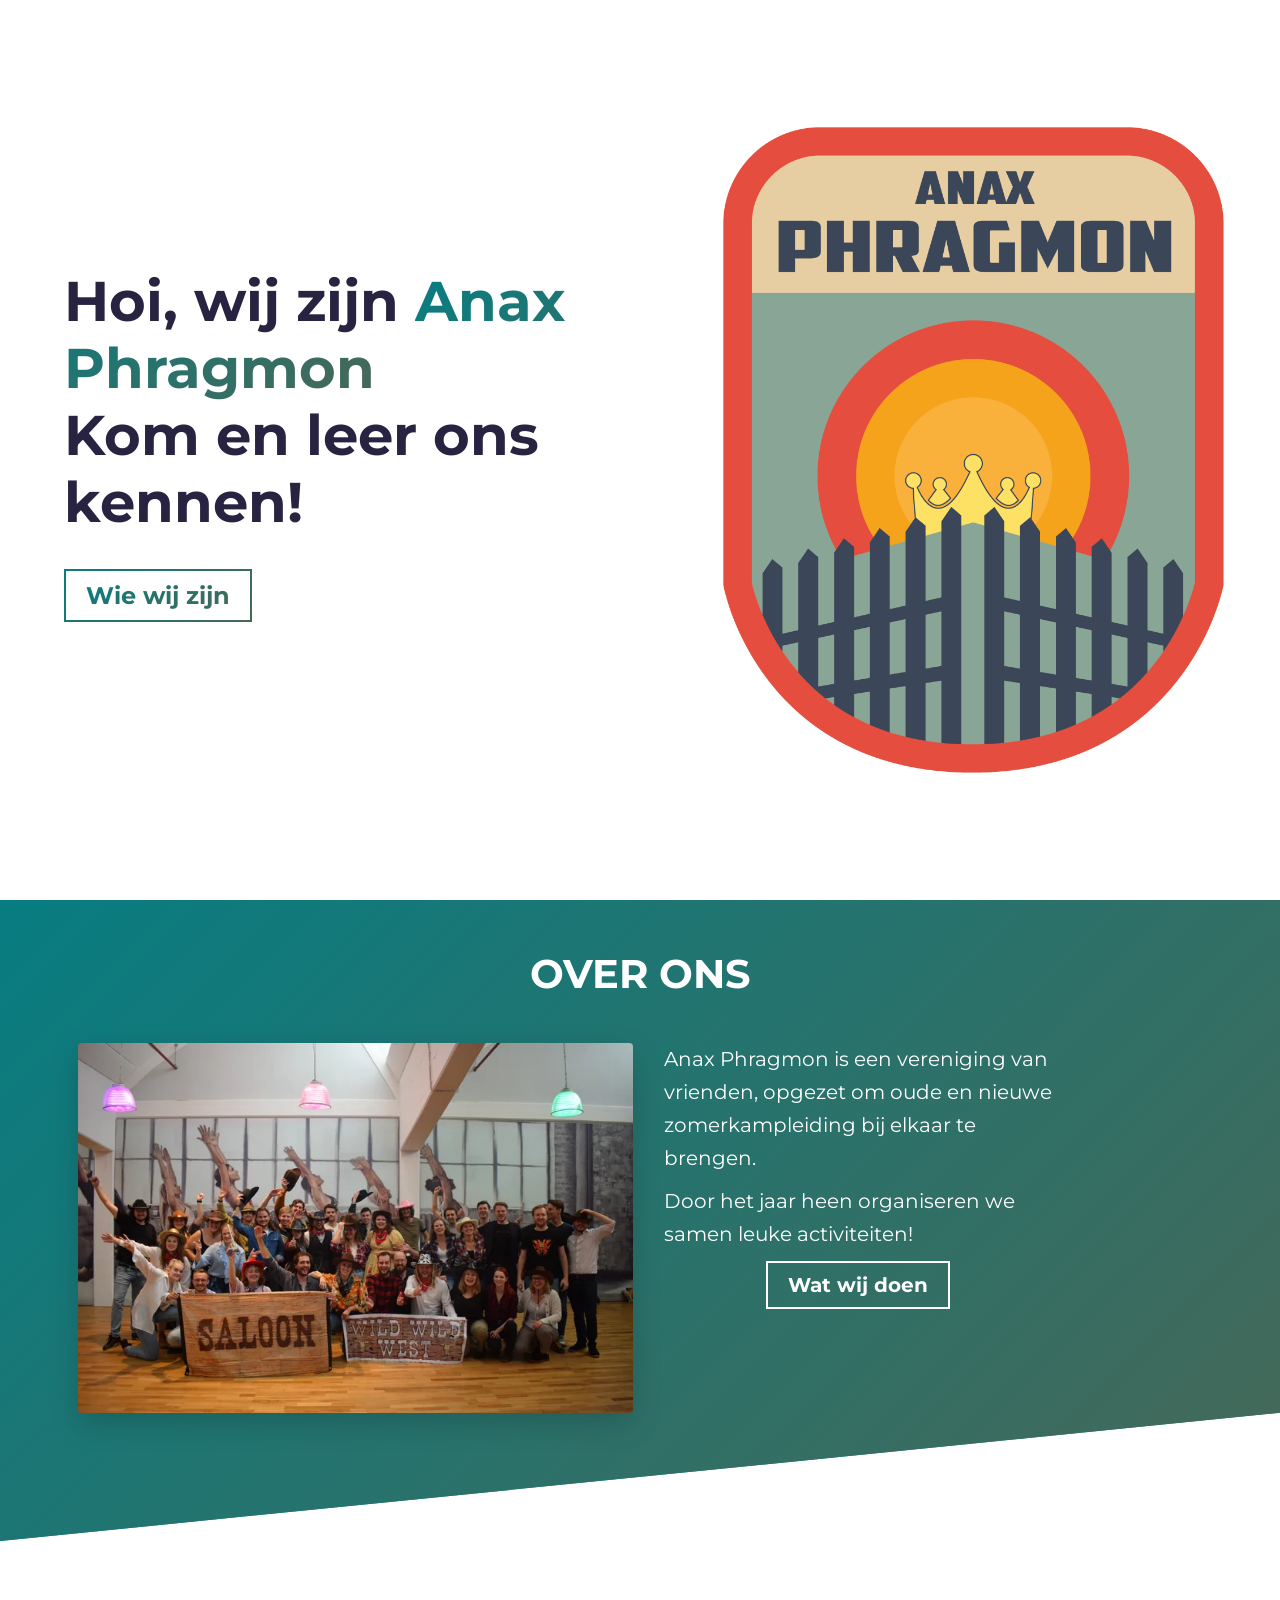
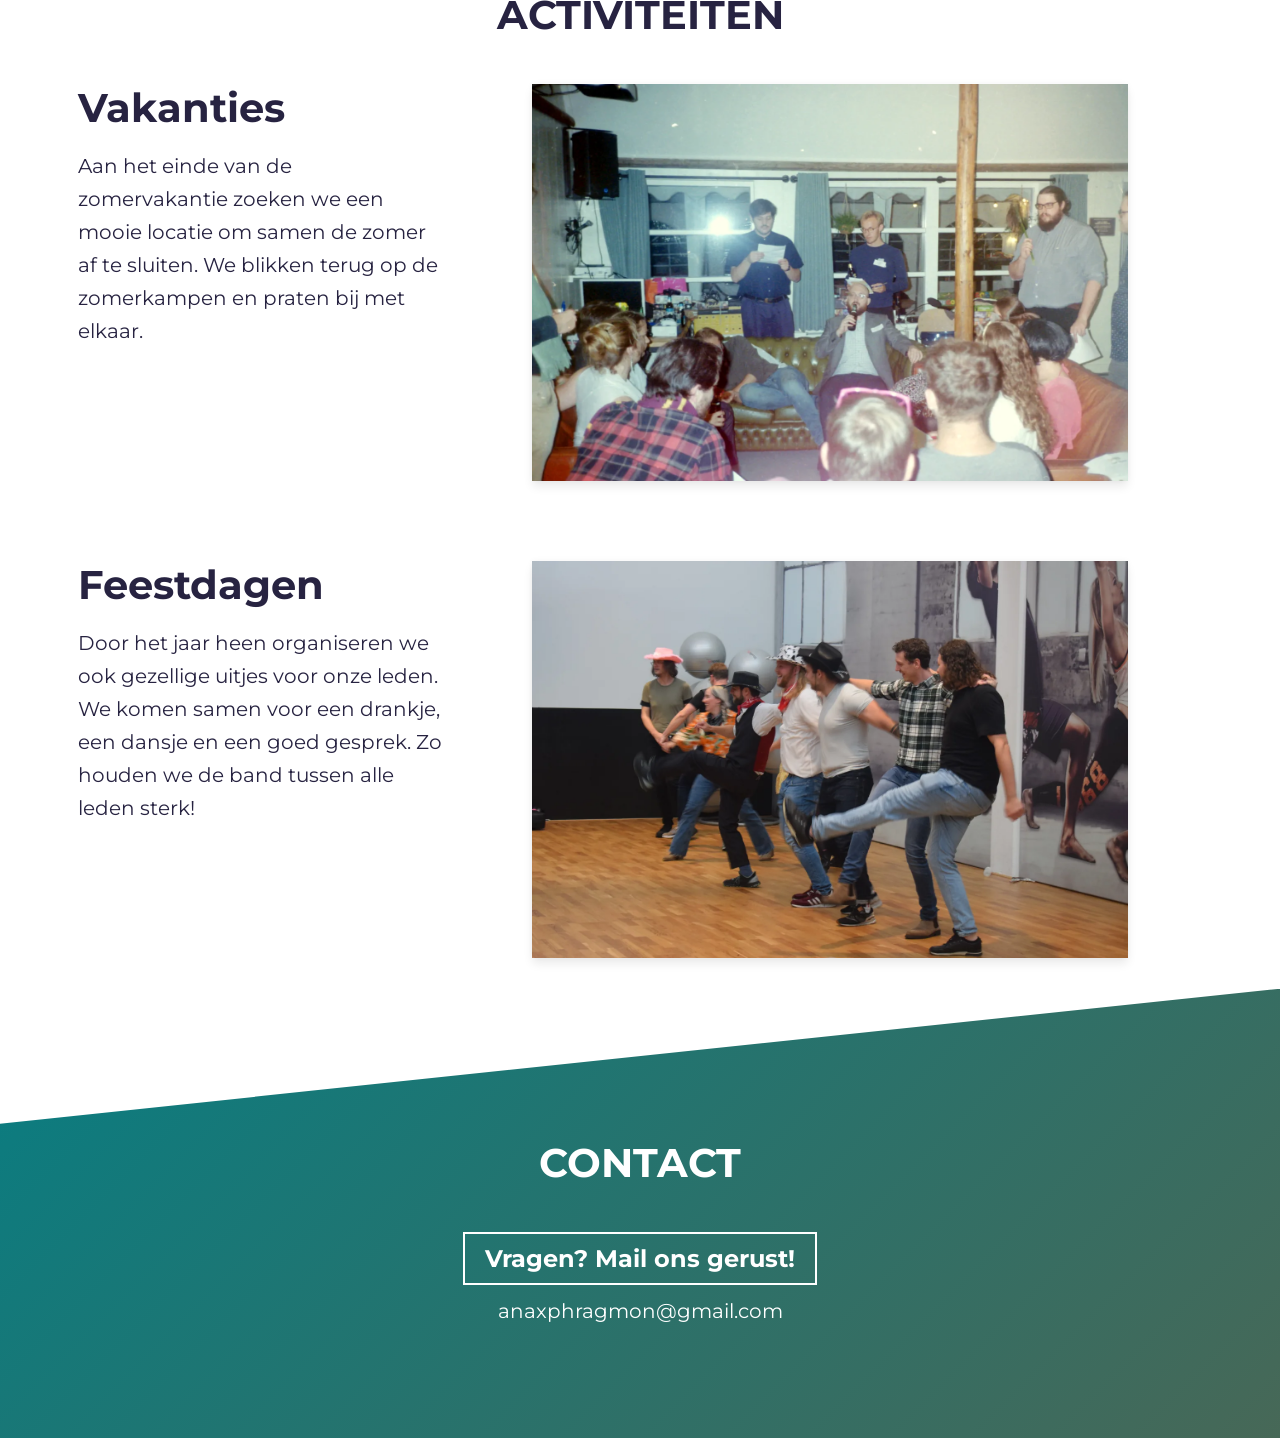
<file: index.html>
<!DOCTYPE html><html lang="nl"><head><meta charset="utf-8"><meta name="viewport" content="width=device-width, initial-scale=1"><title>Anax Phragmon | Vriendschap en activiteiten</title><meta name="description" content="Anax Phragmon brengt oude en nieuwe zomerkampleiding samen. Ontdek onze vereniging, vakanties en gezellige activiteiten door het jaar heen."><link rel="icon" type="image/png" href="favicon.eb2f961b.png"><link rel="preconnect" href="https://fonts.googleapis.com"><link rel="preconnect" href="https://fonts.gstatic.com" crossorigin><link href="https://fonts.googleapis.com/css2?family=Montserrat:wght@400;700&display=swap" rel="stylesheet"><link rel="stylesheet" href="index.37efcc4b.css"></head><body> <main id="top"> <section id="hero" aria-labelledby="hero-heading"> <div class="container"> <h1 id="hero-heading" class="hero-title load-hidden"> Hoi, wij zijn <span class="text-color-main">Anax Phragmon</span><br>Kom en leer ons kennen! </h1> <p class="hero-cta load-hidden"> <a class="cta-btn cta-btn--hero" href="#about">Wie wij zijn</a> </p> </div> <div class="logo-anax"> <img src="LogoAnax.1870c7d2.png" width="885" height="1143" alt="Logo van Anax Phragmon" decoding="async"> </div> </section> <section id="about" aria-labelledby="about-heading"> <div class="container"> <h2 id="about-heading" class="load-hidden section-title">Over ons</h2> <div class="about-wrapper row"> <div class="col-md-6 col-sm-12"> <div class="about-wrapper__image load-hidden"> <img src="DSC_0683-1440.0156894c.webp" srcset="DSC_0683-720.7791da46.webp 720w, DSC_0683-1440.0156894c.webp 1440w" sizes="(max-width: 767px) 100vw, 50vw" width="1440" height="960" loading="lazy" decoding="async" alt="Groepsfoto van Anax Phragmon tijdens een feestavond" class="img-fluid rounded shadow-lg"> </div> </div> <div class="col-md-6 col-sm-12"> <div class="about-wrapper__info load-hidden"> <p class="about-wrapper__info-text"> Anax Phragmon is een vereniging van vrienden, opgezet om oude en nieuwe zomerkampleiding bij elkaar te brengen. </p> <p class="about-wrapper__info-text"> Door het jaar heen organiseren we samen leuke activiteiten! </p> <p class="mt-3"> <a class="cta-btn cta-btn--resume" href="#projects">Wat wij doen</a> </p> </div> </div> </div> </div> </section> <section id="projects" aria-labelledby="projects-heading"> <div class="container"> <div class="project-wrapper"> <h2 id="projects-heading" class="dark-blue-text section-title"> Activiteiten </h2> <div class="row"> <div class="col-lg-4 col-sm-12"> <div class="load-hidden project-wrapper__text"> <h3 class="project-wrapper__text-title">Vakanties</h3> <p class="mb-4"> Aan het einde van de zomervakantie zoeken we een mooie locatie om samen de zomer af te sluiten. We blikken terug op de zomerkampen en praten bij met elkaar. </p> </div> </div> <div class="col-lg-8 col-sm-12"> <div class="load-hidden project-wrapper__image"> <div class="js-tilt rounded thumbnail" data-tilt-max="4"> <div class="slider" tabindex="0" role="region" aria-label="Foto’s van onze vakanties — pauzeer met focus of muis"> <div class="slider-track"> <img src="PIC_028-1440.ad00d476.webp" srcset="PIC_028-720.0e056715.webp 720w, PIC_028-1440.ad00d476.webp 1440w" sizes="(max-width: 991px) 100vw, 60vw" width="1440" height="933" loading="lazy" decoding="async" alt="Leden bij elkaar tijdens een verenigingsvakantie" class="img-fluid"> <img src="boardgames-1440.ccae677f.webp" srcset="boardgames-720.5e486d5f.webp 720w, boardgames-1440.ccae677f.webp 1440w" sizes="(max-width: 991px) 100vw, 60vw" width="1440" height="933" loading="lazy" decoding="async" alt="Leden spelen samen een bordspel" class="img-fluid"> <img src="starwars-1440.78401432.webp" srcset="starwars-720.1112db97.webp 720w, starwars-1440.78401432.webp 1440w" sizes="(max-width: 991px) 100vw, 60vw" width="1440" height="933" loading="lazy" decoding="async" alt="Twee leden met lichtzwaarden tijdens een thema-avond" class="img-fluid"> <img src="cocktails-1440.c6740050.webp" srcset="cocktails-720.fef04583.webp 720w, cocktails-1440.c6740050.webp 1440w" sizes="(max-width: 991px) 100vw, 60vw" width="1440" height="933" loading="lazy" decoding="async" alt="Leden bij elkaar aan de bar" class="img-fluid"> <img src="PIC_028-1440.ad00d476.webp" srcset="PIC_028-720.0e056715.webp 720w, PIC_028-1440.ad00d476.webp 1440w" sizes="(max-width: 991px) 100vw, 60vw" width="1440" height="933" loading="lazy" decoding="async" alt aria-hidden="true" class="img-fluid"> </div> </div> </div> </div> </div> </div> <div class="row"> <div class="col-lg-4 col-sm-12"> <div class="load-hidden project-wrapper__text"> <h3 class="project-wrapper__text-title">Feestdagen</h3> <p class="mb-4"> Door het jaar heen organiseren we ook gezellige uitjes voor onze leden. We komen samen voor een drankje, een dansje en een goed gesprek. Zo houden we de band tussen alle leden sterk! </p> </div> </div> <div class="col-lg-8 col-sm-12"> <div class="load-hidden project-wrapper__image"> <div class="js-tilt rounded thumbnail" data-tilt-max="4"> <div class="slider" tabindex="0" role="region" aria-label="Foto’s van onze feestavonden — pauzeer met focus of muis"> <div class="slider-track"> <img src="DSC_0588-1440.5b67f7c7.webp" srcset="DSC_0588-720.5216e501.webp 720w, DSC_0588-1440.5b67f7c7.webp 1440w" sizes="(max-width: 991px) 100vw, 60vw" width="1440" height="960" loading="lazy" decoding="async" alt="Leden dansen samen tijdens een feestavond" class="img-fluid"> <img src="dansenAuke-1440.01f2990e.webp" srcset="dansenAuke-720.c0c62bab.webp 720w, dansenAuke-1440.01f2990e.webp 1440w" sizes="(max-width: 991px) 100vw, 60vw" width="1440" height="960" loading="lazy" decoding="async" alt="Leden dansen in cowboykleding" class="img-fluid"> <img src="dansenKirsten-1440.5502c672.webp" srcset="dansenKirsten-720.86b43cd6.webp 720w, dansenKirsten-1440.5502c672.webp 1440w" sizes="(max-width: 991px) 100vw, 60vw" width="1440" height="960" loading="lazy" decoding="async" alt="Leden steken hun handen op tijdens het dansen" class="img-fluid"> <img src="dansenSebas-1440.67131ace.webp" srcset="dansenSebas-720.254e699c.webp 720w, dansenSebas-1440.67131ace.webp 1440w" sizes="(max-width: 991px) 100vw, 60vw" width="1440" height="960" loading="lazy" decoding="async" alt="Leden op de dansvloer tijdens een feestavond" class="img-fluid"> <img src="DSC_0588-1440.5b67f7c7.webp" srcset="DSC_0588-720.5216e501.webp 720w, DSC_0588-1440.5b67f7c7.webp 1440w" sizes="(max-width: 991px) 100vw, 60vw" width="1440" height="960" loading="lazy" decoding="async" alt aria-hidden="true" class="img-fluid"> </div> </div> </div> </div> </div> </div> </div> </div> </section> <section id="contact" aria-labelledby="contact-heading"> <div class="container"> <h2 id="contact-heading" class="section-title">Contact</h2> <div class="contact-wrapper load-hidden"> <p> <a class="cta-btn cta-btn--resume" href="mailto:anaxphragmon@gmail.com">Vragen? Mail ons gerust!</a> </p> <p>anaxphragmon@gmail.com</p> </div> </div> </section> </main> <script type="module" src="index.76e4f5a4.js"></script> </body></html>
</file>
<file: index.37efcc4b.css>
:root{--bs-blue:#0d6efd;--bs-indigo:#6610f2;--bs-purple:#6f42c1;--bs-pink:#d63384;--bs-red:#dc3545;--bs-orange:#fd7e14;--bs-yellow:#ffc107;--bs-green:#198754;--bs-teal:#20c997;--bs-cyan:#0dcaf0;--bs-black:#000;--bs-white:#fff;--bs-gray:#6c757d;--bs-gray-dark:#343a40;--bs-gray-100:#f8f9fa;--bs-gray-200:#e9ecef;--bs-gray-300:#dee2e6;--bs-gray-400:#ced4da;--bs-gray-500:#adb5bd;--bs-gray-600:#6c757d;--bs-gray-700:#495057;--bs-gray-800:#343a40;--bs-gray-900:#212529;--bs-primary:#0d6efd;--bs-secondary:#6c757d;--bs-success:#198754;--bs-info:#0dcaf0;--bs-warning:#ffc107;--bs-danger:#dc3545;--bs-light:#f8f9fa;--bs-dark:#212529;--bs-primary-rgb:13,110,253;--bs-secondary-rgb:108,117,125;--bs-success-rgb:25,135,84;--bs-info-rgb:13,202,240;--bs-warning-rgb:255,193,7;--bs-danger-rgb:220,53,69;--bs-light-rgb:248,249,250;--bs-dark-rgb:33,37,41;--bs-white-rgb:255,255,255;--bs-black-rgb:0,0,0;--bs-body-color-rgb:33,37,41;--bs-body-bg-rgb:255,255,255;--bs-font-sans-serif:system-ui,-apple-system,"Segoe UI",Roboto,"Helvetica Neue","Noto Sans","Liberation Sans",Arial,sans-serif,"Apple Color Emoji","Segoe UI Emoji","Segoe UI Symbol","Noto Color Emoji";--bs-font-monospace:SFMono-Regular,Menlo,Monaco,Consolas,"Liberation Mono","Courier New",monospace;--bs-gradient:linear-gradient(180deg,#ffffff26,#fff0);--bs-body-font-family:var(--bs-font-sans-serif);--bs-body-font-size:1rem;--bs-body-font-weight:400;--bs-body-line-height:1.5;--bs-body-color:#212529;--bs-body-bg:#fff;--bs-border-width:1px;--bs-border-style:solid;--bs-border-color:#dee2e6;--bs-border-color-translucent:#0000002d;--bs-border-radius:.375rem;--bs-border-radius-sm:.25rem;--bs-border-radius-lg:.5rem;--bs-border-radius-xl:1rem;--bs-border-radius-2xl:2rem;--bs-border-radius-pill:50rem;--bs-link-color:#0d6efd;--bs-link-hover-color:#0a58ca;--bs-code-color:#d63384;--bs-highlight-bg:#fff3cd}*,:before,:after{box-sizing:border-box}@media (prefers-reduced-motion:no-preference){:root{scroll-behavior:smooth}}body{font-family:var(--bs-body-font-family);font-size:var(--bs-body-font-size);font-weight:var(--bs-body-font-weight);line-height:var(--bs-body-line-height);color:var(--bs-body-color);text-align:var(--bs-body-text-align);background-color:var(--bs-body-bg);-webkit-text-size-adjust:100%;-webkit-tap-highlight-color:#0000;margin:0}hr{color:inherit;opacity:.25;border:0;border-top:1px solid;margin:1rem 0}h6,.h6,h5,.h5,h4,.h4,h3,.h3,h2,.h2,h1,.h1{margin-top:0;margin-bottom:.5rem;font-weight:500;line-height:1.2}h1,.h1{font-size:calc(1.375rem + 1.5vw)}@media (width>=1200px){h1,.h1{font-size:2.5rem}}h2,.h2{font-size:calc(1.325rem + .9vw)}@media (width>=1200px){h2,.h2{font-size:2rem}}h3,.h3{font-size:calc(1.3rem + .6vw)}@media (width>=1200px){h3,.h3{font-size:1.75rem}}h4,.h4{font-size:calc(1.275rem + .3vw)}@media (width>=1200px){h4,.h4{font-size:1.5rem}}h5,.h5{font-size:1.25rem}h6,.h6{font-size:1rem}p{margin-top:0;margin-bottom:1rem}abbr[title]{cursor:help;text-decoration-skip-ink:none;-webkit-text-decoration:underline dotted;text-decoration:underline dotted}address{font-style:normal;line-height:inherit;margin-bottom:1rem}ol,ul{padding-left:2rem}ol,ul,dl{margin-top:0;margin-bottom:1rem}ol ol,ul ul,ol ul,ul ol{margin-bottom:0}dt{font-weight:700}dd{margin-bottom:.5rem;margin-left:0}blockquote{margin:0 0 1rem}b,strong{font-weight:bolder}small,.small{font-size:.875em}mark,.mark{background-color:var(--bs-highlight-bg);padding:.1875em}sub,sup{vertical-align:baseline;font-size:.75em;line-height:0;position:relative}sub{bottom:-.25em}sup{top:-.5em}a{color:var(--bs-link-color);text-decoration:underline}a:hover{color:var(--bs-link-hover-color)}a:not([href]):not([class]),a:not([href]):not([class]):hover{color:inherit;text-decoration:none}pre,code,kbd,samp{font-family:var(--bs-font-monospace);font-size:1em}pre{margin-top:0;margin-bottom:1rem;font-size:.875em;display:block;overflow:auto}pre code{font-size:inherit;color:inherit;word-break:normal}code{color:var(--bs-code-color);word-wrap:break-word;font-size:.875em}a>code{color:inherit}kbd{color:var(--bs-body-bg);background-color:var(--bs-body-color);border-radius:.25rem;padding:.1875rem .375rem;font-size:.875em}kbd kbd{padding:0;font-size:1em}figure{margin:0 0 1rem}img,svg{vertical-align:middle}table{caption-side:bottom;border-collapse:collapse}caption{color:#6c757d;text-align:left;padding-top:.5rem;padding-bottom:.5rem}th{text-align:inherit;text-align:-webkit-match-parent}thead,tbody,tfoot,tr,td,th{border-color:inherit;border-style:solid;border-width:0}label{display:inline-block}button{border-radius:0}button:focus:not(:focus-visible){outline:0}input,button,select,optgroup,textarea{font-family:inherit;font-size:inherit;line-height:inherit;margin:0}button,select{text-transform:none}[role=button]{cursor:pointer}select{word-wrap:normal}select:disabled{opacity:1}[list]:not([type=date]):not([type=datetime-local]):not([type=month]):not([type=week]):not([type=time])::-webkit-calendar-picker-indicator{display:none!important}button,[type=button],[type=reset],[type=submit]{-webkit-appearance:button}button:not(:disabled),[type=button]:not(:disabled),[type=reset]:not(:disabled),[type=submit]:not(:disabled){cursor:pointer}::-moz-focus-inner{border-style:none;padding:0}textarea{resize:vertical}fieldset{border:0;min-width:0;margin:0;padding:0}legend{float:left;font-size:calc(1.275rem + .3vw);line-height:inherit;width:100%;margin-bottom:.5rem;padding:0}@media (width>=1200px){legend{font-size:1.5rem}}legend+*{clear:left}::-webkit-datetime-edit-fields-wrapper{padding:0}::-webkit-datetime-edit-text{padding:0}::-webkit-datetime-edit-minute{padding:0}::-webkit-datetime-edit-hour-field{padding:0}::-webkit-datetime-edit-day-field{padding:0}::-webkit-datetime-edit-month-field{padding:0}::-webkit-datetime-edit-year-field{padding:0}::-webkit-inner-spin-button{height:auto}[type=search]{outline-offset:-2px;-webkit-appearance:textfield}::-webkit-search-decoration{-webkit-appearance:none}::-webkit-color-swatch-wrapper{padding:0}::file-selector-button{font:inherit;-webkit-appearance:button}output{display:inline-block}iframe{border:0}summary{cursor:pointer;display:list-item}progress{vertical-align:baseline}[hidden]{display:none!important}.lead{font-size:1.25rem;font-weight:300}.display-1{font-size:calc(1.625rem + 4.5vw);font-weight:300;line-height:1.2}@media (width>=1200px){.display-1{font-size:5rem}}.display-2{font-size:calc(1.575rem + 3.9vw);font-weight:300;line-height:1.2}@media (width>=1200px){.display-2{font-size:4.5rem}}.display-3{font-size:calc(1.525rem + 3.3vw);font-weight:300;line-height:1.2}@media (width>=1200px){.display-3{font-size:4rem}}.display-4{font-size:calc(1.475rem + 2.7vw);font-weight:300;line-height:1.2}@media (width>=1200px){.display-4{font-size:3.5rem}}.display-5{font-size:calc(1.425rem + 2.1vw);font-weight:300;line-height:1.2}@media (width>=1200px){.display-5{font-size:3rem}}.display-6{font-size:calc(1.375rem + 1.5vw);font-weight:300;line-height:1.2}@media (width>=1200px){.display-6{font-size:2.5rem}}.list-unstyled,.list-inline{padding-left:0;list-style:none}.list-inline-item{display:inline-block}.list-inline-item:not(:last-child){margin-right:.5rem}.initialism{text-transform:uppercase;font-size:.875em}.blockquote{margin-bottom:1rem;font-size:1.25rem}.blockquote>:last-child{margin-bottom:0}.blockquote-footer{color:#6c757d;margin-top:-1rem;margin-bottom:1rem;font-size:.875em}.blockquote-footer:before{content:"— "}.img-fluid{max-width:100%;height:auto}.img-thumbnail{border:1px solid var(--bs-border-color);background-color:#fff;border-radius:.375rem;max-width:100%;height:auto;padding:.25rem}.figure{display:inline-block}.figure-img{margin-bottom:.5rem;line-height:1}.figure-caption{color:#6c757d;font-size:.875em}.container,.container-fluid,.container-xxl,.container-xl,.container-lg,.container-md,.container-sm{--bs-gutter-x:1.5rem;--bs-gutter-y:0;padding-right:calc(var(--bs-gutter-x)*.5);padding-left:calc(var(--bs-gutter-x)*.5);width:100%;margin-left:auto;margin-right:auto}@media (width>=576px){.container-sm,.container{max-width:540px}}@media (width>=768px){.container-md,.container-sm,.container{max-width:720px}}@media (width>=992px){.container-lg,.container-md,.container-sm,.container{max-width:960px}}@media (width>=1200px){.container-xl,.container-lg,.container-md,.container-sm,.container{max-width:1140px}}@media (width>=1400px){.container-xxl,.container-xl,.container-lg,.container-md,.container-sm,.container{max-width:1320px}}.row{--bs-gutter-x:1.5rem;--bs-gutter-y:0;margin-top:calc(-1*var(--bs-gutter-y));margin-right:calc(-.5*var(--bs-gutter-x));margin-left:calc(-.5*var(--bs-gutter-x));flex-wrap:wrap;display:flex}.row>*{padding-right:calc(var(--bs-gutter-x)*.5);padding-left:calc(var(--bs-gutter-x)*.5);margin-top:var(--bs-gutter-y);flex-shrink:0;width:100%;max-width:100%}.col{flex:1 0}.row-cols-auto>*{flex:none;width:auto}.row-cols-1>*{flex:none;width:100%}.row-cols-2>*{flex:none;width:50%}.row-cols-3>*{flex:none;width:33.3333%}.row-cols-4>*{flex:none;width:25%}.row-cols-5>*{flex:none;width:20%}.row-cols-6>*{flex:none;width:16.6667%}.col-auto{flex:none;width:auto}.col-1{flex:none;width:8.33333%}.col-2{flex:none;width:16.6667%}.col-3{flex:none;width:25%}.col-4{flex:none;width:33.3333%}.col-5{flex:none;width:41.6667%}.col-6{flex:none;width:50%}.col-7{flex:none;width:58.3333%}.col-8{flex:none;width:66.6667%}.col-9{flex:none;width:75%}.col-10{flex:none;width:83.3333%}.col-11{flex:none;width:91.6667%}.col-12{flex:none;width:100%}.offset-1{margin-left:8.33333%}.offset-2{margin-left:16.6667%}.offset-3{margin-left:25%}.offset-4{margin-left:33.3333%}.offset-5{margin-left:41.6667%}.offset-6{margin-left:50%}.offset-7{margin-left:58.3333%}.offset-8{margin-left:66.6667%}.offset-9{margin-left:75%}.offset-10{margin-left:83.3333%}.offset-11{margin-left:91.6667%}.g-0,.gx-0{--bs-gutter-x:0}.g-0,.gy-0{--bs-gutter-y:0}.g-1,.gx-1{--bs-gutter-x:.25rem}.g-1,.gy-1{--bs-gutter-y:.25rem}.g-2,.gx-2{--bs-gutter-x:.5rem}.g-2,.gy-2{--bs-gutter-y:.5rem}.g-3,.gx-3{--bs-gutter-x:1rem}.g-3,.gy-3{--bs-gutter-y:1rem}.g-4,.gx-4{--bs-gutter-x:1.5rem}.g-4,.gy-4{--bs-gutter-y:1.5rem}.g-5,.gx-5{--bs-gutter-x:3rem}.g-5,.gy-5{--bs-gutter-y:3rem}@media (width>=576px){.col-sm{flex:1 0}.row-cols-sm-auto>*{flex:none;width:auto}.row-cols-sm-1>*{flex:none;width:100%}.row-cols-sm-2>*{flex:none;width:50%}.row-cols-sm-3>*{flex:none;width:33.3333%}.row-cols-sm-4>*{flex:none;width:25%}.row-cols-sm-5>*{flex:none;width:20%}.row-cols-sm-6>*{flex:none;width:16.6667%}.col-sm-auto{flex:none;width:auto}.col-sm-1{flex:none;width:8.33333%}.col-sm-2{flex:none;width:16.6667%}.col-sm-3{flex:none;width:25%}.col-sm-4{flex:none;width:33.3333%}.col-sm-5{flex:none;width:41.6667%}.col-sm-6{flex:none;width:50%}.col-sm-7{flex:none;width:58.3333%}.col-sm-8{flex:none;width:66.6667%}.col-sm-9{flex:none;width:75%}.col-sm-10{flex:none;width:83.3333%}.col-sm-11{flex:none;width:91.6667%}.col-sm-12{flex:none;width:100%}.offset-sm-0{margin-left:0}.offset-sm-1{margin-left:8.33333%}.offset-sm-2{margin-left:16.6667%}.offset-sm-3{margin-left:25%}.offset-sm-4{margin-left:33.3333%}.offset-sm-5{margin-left:41.6667%}.offset-sm-6{margin-left:50%}.offset-sm-7{margin-left:58.3333%}.offset-sm-8{margin-left:66.6667%}.offset-sm-9{margin-left:75%}.offset-sm-10{margin-left:83.3333%}.offset-sm-11{margin-left:91.6667%}.g-sm-0,.gx-sm-0{--bs-gutter-x:0}.g-sm-0,.gy-sm-0{--bs-gutter-y:0}.g-sm-1,.gx-sm-1{--bs-gutter-x:.25rem}.g-sm-1,.gy-sm-1{--bs-gutter-y:.25rem}.g-sm-2,.gx-sm-2{--bs-gutter-x:.5rem}.g-sm-2,.gy-sm-2{--bs-gutter-y:.5rem}.g-sm-3,.gx-sm-3{--bs-gutter-x:1rem}.g-sm-3,.gy-sm-3{--bs-gutter-y:1rem}.g-sm-4,.gx-sm-4{--bs-gutter-x:1.5rem}.g-sm-4,.gy-sm-4{--bs-gutter-y:1.5rem}.g-sm-5,.gx-sm-5{--bs-gutter-x:3rem}.g-sm-5,.gy-sm-5{--bs-gutter-y:3rem}}@media (width>=768px){.col-md{flex:1 0}.row-cols-md-auto>*{flex:none;width:auto}.row-cols-md-1>*{flex:none;width:100%}.row-cols-md-2>*{flex:none;width:50%}.row-cols-md-3>*{flex:none;width:33.3333%}.row-cols-md-4>*{flex:none;width:25%}.row-cols-md-5>*{flex:none;width:20%}.row-cols-md-6>*{flex:none;width:16.6667%}.col-md-auto{flex:none;width:auto}.col-md-1{flex:none;width:8.33333%}.col-md-2{flex:none;width:16.6667%}.col-md-3{flex:none;width:25%}.col-md-4{flex:none;width:33.3333%}.col-md-5{flex:none;width:41.6667%}.col-md-6{flex:none;width:50%}.col-md-7{flex:none;width:58.3333%}.col-md-8{flex:none;width:66.6667%}.col-md-9{flex:none;width:75%}.col-md-10{flex:none;width:83.3333%}.col-md-11{flex:none;width:91.6667%}.col-md-12{flex:none;width:100%}.offset-md-0{margin-left:0}.offset-md-1{margin-left:8.33333%}.offset-md-2{margin-left:16.6667%}.offset-md-3{margin-left:25%}.offset-md-4{margin-left:33.3333%}.offset-md-5{margin-left:41.6667%}.offset-md-6{margin-left:50%}.offset-md-7{margin-left:58.3333%}.offset-md-8{margin-left:66.6667%}.offset-md-9{margin-left:75%}.offset-md-10{margin-left:83.3333%}.offset-md-11{margin-left:91.6667%}.g-md-0,.gx-md-0{--bs-gutter-x:0}.g-md-0,.gy-md-0{--bs-gutter-y:0}.g-md-1,.gx-md-1{--bs-gutter-x:.25rem}.g-md-1,.gy-md-1{--bs-gutter-y:.25rem}.g-md-2,.gx-md-2{--bs-gutter-x:.5rem}.g-md-2,.gy-md-2{--bs-gutter-y:.5rem}.g-md-3,.gx-md-3{--bs-gutter-x:1rem}.g-md-3,.gy-md-3{--bs-gutter-y:1rem}.g-md-4,.gx-md-4{--bs-gutter-x:1.5rem}.g-md-4,.gy-md-4{--bs-gutter-y:1.5rem}.g-md-5,.gx-md-5{--bs-gutter-x:3rem}.g-md-5,.gy-md-5{--bs-gutter-y:3rem}}@media (width>=992px){.col-lg{flex:1 0}.row-cols-lg-auto>*{flex:none;width:auto}.row-cols-lg-1>*{flex:none;width:100%}.row-cols-lg-2>*{flex:none;width:50%}.row-cols-lg-3>*{flex:none;width:33.3333%}.row-cols-lg-4>*{flex:none;width:25%}.row-cols-lg-5>*{flex:none;width:20%}.row-cols-lg-6>*{flex:none;width:16.6667%}.col-lg-auto{flex:none;width:auto}.col-lg-1{flex:none;width:8.33333%}.col-lg-2{flex:none;width:16.6667%}.col-lg-3{flex:none;width:25%}.col-lg-4{flex:none;width:33.3333%}.col-lg-5{flex:none;width:41.6667%}.col-lg-6{flex:none;width:50%}.col-lg-7{flex:none;width:58.3333%}.col-lg-8{flex:none;width:66.6667%}.col-lg-9{flex:none;width:75%}.col-lg-10{flex:none;width:83.3333%}.col-lg-11{flex:none;width:91.6667%}.col-lg-12{flex:none;width:100%}.offset-lg-0{margin-left:0}.offset-lg-1{margin-left:8.33333%}.offset-lg-2{margin-left:16.6667%}.offset-lg-3{margin-left:25%}.offset-lg-4{margin-left:33.3333%}.offset-lg-5{margin-left:41.6667%}.offset-lg-6{margin-left:50%}.offset-lg-7{margin-left:58.3333%}.offset-lg-8{margin-left:66.6667%}.offset-lg-9{margin-left:75%}.offset-lg-10{margin-left:83.3333%}.offset-lg-11{margin-left:91.6667%}.g-lg-0,.gx-lg-0{--bs-gutter-x:0}.g-lg-0,.gy-lg-0{--bs-gutter-y:0}.g-lg-1,.gx-lg-1{--bs-gutter-x:.25rem}.g-lg-1,.gy-lg-1{--bs-gutter-y:.25rem}.g-lg-2,.gx-lg-2{--bs-gutter-x:.5rem}.g-lg-2,.gy-lg-2{--bs-gutter-y:.5rem}.g-lg-3,.gx-lg-3{--bs-gutter-x:1rem}.g-lg-3,.gy-lg-3{--bs-gutter-y:1rem}.g-lg-4,.gx-lg-4{--bs-gutter-x:1.5rem}.g-lg-4,.gy-lg-4{--bs-gutter-y:1.5rem}.g-lg-5,.gx-lg-5{--bs-gutter-x:3rem}.g-lg-5,.gy-lg-5{--bs-gutter-y:3rem}}@media (width>=1200px){.col-xl{flex:1 0}.row-cols-xl-auto>*{flex:none;width:auto}.row-cols-xl-1>*{flex:none;width:100%}.row-cols-xl-2>*{flex:none;width:50%}.row-cols-xl-3>*{flex:none;width:33.3333%}.row-cols-xl-4>*{flex:none;width:25%}.row-cols-xl-5>*{flex:none;width:20%}.row-cols-xl-6>*{flex:none;width:16.6667%}.col-xl-auto{flex:none;width:auto}.col-xl-1{flex:none;width:8.33333%}.col-xl-2{flex:none;width:16.6667%}.col-xl-3{flex:none;width:25%}.col-xl-4{flex:none;width:33.3333%}.col-xl-5{flex:none;width:41.6667%}.col-xl-6{flex:none;width:50%}.col-xl-7{flex:none;width:58.3333%}.col-xl-8{flex:none;width:66.6667%}.col-xl-9{flex:none;width:75%}.col-xl-10{flex:none;width:83.3333%}.col-xl-11{flex:none;width:91.6667%}.col-xl-12{flex:none;width:100%}.offset-xl-0{margin-left:0}.offset-xl-1{margin-left:8.33333%}.offset-xl-2{margin-left:16.6667%}.offset-xl-3{margin-left:25%}.offset-xl-4{margin-left:33.3333%}.offset-xl-5{margin-left:41.6667%}.offset-xl-6{margin-left:50%}.offset-xl-7{margin-left:58.3333%}.offset-xl-8{margin-left:66.6667%}.offset-xl-9{margin-left:75%}.offset-xl-10{margin-left:83.3333%}.offset-xl-11{margin-left:91.6667%}.g-xl-0,.gx-xl-0{--bs-gutter-x:0}.g-xl-0,.gy-xl-0{--bs-gutter-y:0}.g-xl-1,.gx-xl-1{--bs-gutter-x:.25rem}.g-xl-1,.gy-xl-1{--bs-gutter-y:.25rem}.g-xl-2,.gx-xl-2{--bs-gutter-x:.5rem}.g-xl-2,.gy-xl-2{--bs-gutter-y:.5rem}.g-xl-3,.gx-xl-3{--bs-gutter-x:1rem}.g-xl-3,.gy-xl-3{--bs-gutter-y:1rem}.g-xl-4,.gx-xl-4{--bs-gutter-x:1.5rem}.g-xl-4,.gy-xl-4{--bs-gutter-y:1.5rem}.g-xl-5,.gx-xl-5{--bs-gutter-x:3rem}.g-xl-5,.gy-xl-5{--bs-gutter-y:3rem}}@media (width>=1400px){.col-xxl{flex:1 0}.row-cols-xxl-auto>*{flex:none;width:auto}.row-cols-xxl-1>*{flex:none;width:100%}.row-cols-xxl-2>*{flex:none;width:50%}.row-cols-xxl-3>*{flex:none;width:33.3333%}.row-cols-xxl-4>*{flex:none;width:25%}.row-cols-xxl-5>*{flex:none;width:20%}.row-cols-xxl-6>*{flex:none;width:16.6667%}.col-xxl-auto{flex:none;width:auto}.col-xxl-1{flex:none;width:8.33333%}.col-xxl-2{flex:none;width:16.6667%}.col-xxl-3{flex:none;width:25%}.col-xxl-4{flex:none;width:33.3333%}.col-xxl-5{flex:none;width:41.6667%}.col-xxl-6{flex:none;width:50%}.col-xxl-7{flex:none;width:58.3333%}.col-xxl-8{flex:none;width:66.6667%}.col-xxl-9{flex:none;width:75%}.col-xxl-10{flex:none;width:83.3333%}.col-xxl-11{flex:none;width:91.6667%}.col-xxl-12{flex:none;width:100%}.offset-xxl-0{margin-left:0}.offset-xxl-1{margin-left:8.33333%}.offset-xxl-2{margin-left:16.6667%}.offset-xxl-3{margin-left:25%}.offset-xxl-4{margin-left:33.3333%}.offset-xxl-5{margin-left:41.6667%}.offset-xxl-6{margin-left:50%}.offset-xxl-7{margin-left:58.3333%}.offset-xxl-8{margin-left:66.6667%}.offset-xxl-9{margin-left:75%}.offset-xxl-10{margin-left:83.3333%}.offset-xxl-11{margin-left:91.6667%}.g-xxl-0,.gx-xxl-0{--bs-gutter-x:0}.g-xxl-0,.gy-xxl-0{--bs-gutter-y:0}.g-xxl-1,.gx-xxl-1{--bs-gutter-x:.25rem}.g-xxl-1,.gy-xxl-1{--bs-gutter-y:.25rem}.g-xxl-2,.gx-xxl-2{--bs-gutter-x:.5rem}.g-xxl-2,.gy-xxl-2{--bs-gutter-y:.5rem}.g-xxl-3,.gx-xxl-3{--bs-gutter-x:1rem}.g-xxl-3,.gy-xxl-3{--bs-gutter-y:1rem}.g-xxl-4,.gx-xxl-4{--bs-gutter-x:1.5rem}.g-xxl-4,.gy-xxl-4{--bs-gutter-y:1.5rem}.g-xxl-5,.gx-xxl-5{--bs-gutter-x:3rem}.g-xxl-5,.gy-xxl-5{--bs-gutter-y:3rem}}.table{--bs-table-color:var(--bs-body-color);--bs-table-bg:transparent;--bs-table-border-color:var(--bs-border-color);--bs-table-accent-bg:transparent;--bs-table-striped-color:var(--bs-body-color);--bs-table-striped-bg:#0000000d;--bs-table-active-color:var(--bs-body-color);--bs-table-active-bg:#0000001a;--bs-table-hover-color:var(--bs-body-color);--bs-table-hover-bg:#00000013;color:var(--bs-table-color);vertical-align:top;border-color:var(--bs-table-border-color);width:100%;margin-bottom:1rem}.table>:not(caption)>*>*{background-color:var(--bs-table-bg);box-shadow:inset 0 0 0 9999px var(--bs-table-accent-bg);border-bottom-width:1px;padding:.5rem}.table>tbody{vertical-align:inherit}.table>thead{vertical-align:bottom}.table-group-divider{border-top:2px solid}.caption-top{caption-side:top}.table-sm>:not(caption)>*>*{padding:.25rem}.table-bordered>:not(caption)>*{border-width:1px 0}.table-bordered>:not(caption)>*>*{border-width:0 1px}.table-borderless>:not(caption)>*>*{border-bottom-width:0}.table-borderless>:not(:first-child){border-top-width:0}.table-striped>tbody>tr:nth-of-type(odd)>*,.table-striped-columns>:not(caption)>tr>:nth-child(2n){--bs-table-accent-bg:var(--bs-table-striped-bg);color:var(--bs-table-striped-color)}.table-active{--bs-table-accent-bg:var(--bs-table-active-bg);color:var(--bs-table-active-color)}.table-hover>tbody>tr:hover>*{--bs-table-accent-bg:var(--bs-table-hover-bg);color:var(--bs-table-hover-color)}.table-primary{--bs-table-color:#000;--bs-table-bg:#cfe2ff;--bs-table-border-color:#bacbe6;--bs-table-striped-bg:#c5d7f2;--bs-table-striped-color:#000;--bs-table-active-bg:#bacbe6;--bs-table-active-color:#000;--bs-table-hover-bg:#bfd1ec;--bs-table-hover-color:#000;color:var(--bs-table-color);border-color:var(--bs-table-border-color)}.table-secondary{--bs-table-color:#000;--bs-table-bg:#e2e3e5;--bs-table-border-color:#cbccce;--bs-table-striped-bg:#d7d8da;--bs-table-striped-color:#000;--bs-table-active-bg:#cbccce;--bs-table-active-color:#000;--bs-table-hover-bg:#d1d2d4;--bs-table-hover-color:#000;color:var(--bs-table-color);border-color:var(--bs-table-border-color)}.table-success{--bs-table-color:#000;--bs-table-bg:#d1e7dd;--bs-table-border-color:#bcd0c7;--bs-table-striped-bg:#c7dbd2;--bs-table-striped-color:#000;--bs-table-active-bg:#bcd0c7;--bs-table-active-color:#000;--bs-table-hover-bg:#c1d6cc;--bs-table-hover-color:#000;color:var(--bs-table-color);border-color:var(--bs-table-border-color)}.table-info{--bs-table-color:#000;--bs-table-bg:#cff4fc;--bs-table-border-color:#badce3;--bs-table-striped-bg:#c5e8ef;--bs-table-striped-color:#000;--bs-table-active-bg:#badce3;--bs-table-active-color:#000;--bs-table-hover-bg:#bfe2e9;--bs-table-hover-color:#000;color:var(--bs-table-color);border-color:var(--bs-table-border-color)}.table-warning{--bs-table-color:#000;--bs-table-bg:#fff3cd;--bs-table-border-color:#e6dbb9;--bs-table-striped-bg:#f2e7c3;--bs-table-striped-color:#000;--bs-table-active-bg:#e6dbb9;--bs-table-active-color:#000;--bs-table-hover-bg:#ece1be;--bs-table-hover-color:#000;color:var(--bs-table-color);border-color:var(--bs-table-border-color)}.table-danger{--bs-table-color:#000;--bs-table-bg:#f8d7da;--bs-table-border-color:#dfc2c4;--bs-table-striped-bg:#eccccf;--bs-table-striped-color:#000;--bs-table-active-bg:#dfc2c4;--bs-table-active-color:#000;--bs-table-hover-bg:#e5c7ca;--bs-table-hover-color:#000;color:var(--bs-table-color);border-color:var(--bs-table-border-color)}.table-light{--bs-table-color:#000;--bs-table-bg:#f8f9fa;--bs-table-border-color:#dfe0e1;--bs-table-striped-bg:#ecedee;--bs-table-striped-color:#000;--bs-table-active-bg:#dfe0e1;--bs-table-active-color:#000;--bs-table-hover-bg:#e5e6e7;--bs-table-hover-color:#000;color:var(--bs-table-color);border-color:var(--bs-table-border-color)}.table-dark{--bs-table-color:#fff;--bs-table-bg:#212529;--bs-table-border-color:#373b3e;--bs-table-striped-bg:#2c3034;--bs-table-striped-color:#fff;--bs-table-active-bg:#373b3e;--bs-table-active-color:#fff;--bs-table-hover-bg:#323539;--bs-table-hover-color:#fff;color:var(--bs-table-color);border-color:var(--bs-table-border-color)}.table-responsive{-webkit-overflow-scrolling:touch;overflow-x:auto}@media (width<=575.98px){.table-responsive-sm{-webkit-overflow-scrolling:touch;overflow-x:auto}}@media (width<=767.98px){.table-responsive-md{-webkit-overflow-scrolling:touch;overflow-x:auto}}@media (width<=991.98px){.table-responsive-lg{-webkit-overflow-scrolling:touch;overflow-x:auto}}@media (width<=1199.98px){.table-responsive-xl{-webkit-overflow-scrolling:touch;overflow-x:auto}}@media (width<=1399.98px){.table-responsive-xxl{-webkit-overflow-scrolling:touch;overflow-x:auto}}.form-label{margin-bottom:.5rem}.col-form-label{font-size:inherit;margin-bottom:0;padding-top:calc(.375rem + 1px);padding-bottom:calc(.375rem + 1px);line-height:1.5}.col-form-label-lg{padding-top:calc(.5rem + 1px);padding-bottom:calc(.5rem + 1px);font-size:1.25rem}.col-form-label-sm{padding-top:calc(.25rem + 1px);padding-bottom:calc(.25rem + 1px);font-size:.875rem}.form-text{color:#6c757d;margin-top:.25rem;font-size:.875em}.form-control{color:#212529;appearance:none;background-color:#fff;background-clip:padding-box;border:1px solid #ced4da;border-radius:.375rem;width:100%;padding:.375rem .75rem;font-size:1rem;font-weight:400;line-height:1.5;transition:border-color .15s ease-in-out,box-shadow .15s ease-in-out;display:block}@media (prefers-reduced-motion:reduce){.form-control{transition:none}}.form-control[type=file]{overflow:hidden}.form-control[type=file]:not(:disabled):not([readonly]){cursor:pointer}.form-control:focus{color:#212529;background-color:#fff;border-color:#86b7fe;outline:0;box-shadow:0 0 0 .25rem #0d6efd40}.form-control::-webkit-date-and-time-value{height:1.5em}.form-control::placeholder{color:#6c757d;opacity:1}.form-control:disabled{opacity:1;background-color:#e9ecef}.form-control::file-selector-button{color:#212529;pointer-events:none;border-color:inherit;border-style:solid;border-width:0;margin:-.375rem -.75rem;background-color:#e9ecef;border-inline-end-width:1px;border-radius:0;margin-inline-end:.75rem;padding:.375rem .75rem;transition:color .15s ease-in-out,background-color .15s ease-in-out,border-color .15s ease-in-out,box-shadow .15s ease-in-out}@media (prefers-reduced-motion:reduce){.form-control::file-selector-button{transition:none}}.form-control:hover:not(:disabled):not([readonly])::file-selector-button{background-color:#dde0e3}.form-control-plaintext{color:#212529;border:solid #0000;background-color:#0000;border-width:1px 0;width:100%;margin-bottom:0;padding:.375rem 0;line-height:1.5;display:block}.form-control-plaintext:focus{outline:0}.form-control-plaintext.form-control-sm,.form-control-plaintext.form-control-lg{padding-left:0;padding-right:0}.form-control-sm{border-radius:.25rem;min-height:calc(1.5em + .5rem + 2px);padding:.25rem .5rem;font-size:.875rem}.form-control-sm::file-selector-button{margin:-.25rem -.5rem;margin-inline-end:.5rem;padding:.25rem .5rem}.form-control-lg{border-radius:.5rem;min-height:calc(1.5em + 1rem + 2px);padding:.5rem 1rem;font-size:1.25rem}.form-control-lg::file-selector-button{margin:-.5rem -1rem;margin-inline-end:1rem;padding:.5rem 1rem}textarea.form-control{min-height:calc(1.5em + .75rem + 2px)}textarea.form-control-sm{min-height:calc(1.5em + .5rem + 2px)}textarea.form-control-lg{min-height:calc(1.5em + 1rem + 2px)}.form-control-color{width:3rem;height:calc(1.5em + .75rem + 2px);padding:.375rem}.form-control-color:not(:disabled):not([readonly]){cursor:pointer}.form-control-color::-moz-color-swatch{border-radius:.375rem;border:0!important}.form-control-color::-webkit-color-swatch{border-radius:.375rem}.form-control-color.form-control-sm{height:calc(1.5em + .5rem + 2px)}.form-control-color.form-control-lg{height:calc(1.5em + 1rem + 2px)}.form-select{-moz-padding-start:calc(.75rem - 3px);color:#212529;appearance:none;background-color:#fff;background-image:url("data:image/svg+xml,%3csvg xmlns='http://www.w3.org/2000/svg' viewBox='0 0 16 16'%3e%3cpath fill='none' stroke='%23343a40' stroke-linecap='round' stroke-linejoin='round' stroke-width='2' d='m2 5 6 6 6-6'/%3e%3c/svg%3e");background-position:right .75rem center;background-repeat:no-repeat;background-size:16px 12px;border:1px solid #ced4da;border-radius:.375rem;width:100%;padding:.375rem 2.25rem .375rem .75rem;font-size:1rem;font-weight:400;line-height:1.5;transition:border-color .15s ease-in-out,box-shadow .15s ease-in-out;display:block}@media (prefers-reduced-motion:reduce){.form-select{transition:none}}.form-select:focus{border-color:#86b7fe;outline:0;box-shadow:0 0 0 .25rem #0d6efd40}.form-select[multiple],.form-select[size]:not([size="1"]){background-image:none;padding-right:.75rem}.form-select:disabled{background-color:#e9ecef}.form-select:-moz-focusring{color:#0000;text-shadow:0 0 #212529}.form-select-sm{border-radius:.25rem;padding-top:.25rem;padding-bottom:.25rem;padding-left:.5rem;font-size:.875rem}.form-select-lg{border-radius:.5rem;padding-top:.5rem;padding-bottom:.5rem;padding-left:1rem;font-size:1.25rem}.form-check{min-height:1.5rem;margin-bottom:.125rem;padding-left:1.5em;display:block}.form-check .form-check-input{float:left;margin-left:-1.5em}.form-check-reverse{text-align:right;padding-left:0;padding-right:1.5em}.form-check-reverse .form-check-input{float:right;margin-left:0;margin-right:-1.5em}.form-check-input{vertical-align:top;appearance:none;print-color-adjust:exact;background-color:#fff;background-position:50%;background-repeat:no-repeat;background-size:contain;border:1px solid #00000040;width:1em;height:1em;margin-top:.25em}.form-check-input[type=checkbox]{border-radius:.25em}.form-check-input[type=radio]{border-radius:50%}.form-check-input:active{filter:brightness(90%)}.form-check-input:focus{border-color:#86b7fe;outline:0;box-shadow:0 0 0 .25rem #0d6efd40}.form-check-input:checked{background-color:#0d6efd;border-color:#0d6efd}.form-check-input:checked[type=checkbox]{background-image:url("data:image/svg+xml,%3csvg xmlns='http://www.w3.org/2000/svg' viewBox='0 0 20 20'%3e%3cpath fill='none' stroke='%23fff' stroke-linecap='round' stroke-linejoin='round' stroke-width='3' d='m6 10 3 3 6-6'/%3e%3c/svg%3e")}.form-check-input:checked[type=radio]{background-image:url("data:image/svg+xml,%3csvg xmlns='http://www.w3.org/2000/svg' viewBox='-4 -4 8 8'%3e%3ccircle r='2' fill='%23fff'/%3e%3c/svg%3e")}.form-check-input[type=checkbox]:indeterminate{background-color:#0d6efd;background-image:url("data:image/svg+xml,%3csvg xmlns='http://www.w3.org/2000/svg' viewBox='0 0 20 20'%3e%3cpath fill='none' stroke='%23fff' stroke-linecap='round' stroke-linejoin='round' stroke-width='3' d='M6 10h8'/%3e%3c/svg%3e");border-color:#0d6efd}.form-check-input:disabled{pointer-events:none;filter:none;opacity:.5}.form-check-input[disabled]~.form-check-label,.form-check-input:disabled~.form-check-label{cursor:default;opacity:.5}.form-switch{padding-left:2.5em}.form-switch .form-check-input{background-image:url("data:image/svg+xml,%3csvg xmlns='http://www.w3.org/2000/svg' viewBox='-4 -4 8 8'%3e%3ccircle r='3' fill='rgba%280, 0, 0, 0.25%29'/%3e%3c/svg%3e");background-position:0;border-radius:2em;width:2em;margin-left:-2.5em;transition:background-position .15s ease-in-out}@media (prefers-reduced-motion:reduce){.form-switch .form-check-input{transition:none}}.form-switch .form-check-input:focus{background-image:url("data:image/svg+xml,%3csvg xmlns='http://www.w3.org/2000/svg' viewBox='-4 -4 8 8'%3e%3ccircle r='3' fill='%2386b7fe'/%3e%3c/svg%3e")}.form-switch .form-check-input:checked{background-image:url("data:image/svg+xml,%3csvg xmlns='http://www.w3.org/2000/svg' viewBox='-4 -4 8 8'%3e%3ccircle r='3' fill='%23fff'/%3e%3c/svg%3e");background-position:100%}.form-switch.form-check-reverse{padding-left:0;padding-right:2.5em}.form-switch.form-check-reverse .form-check-input{margin-left:0;margin-right:-2.5em}.form-check-inline{margin-right:1rem;display:inline-block}.btn-check{clip:rect(0,0,0,0);pointer-events:none;position:absolute}.btn-check[disabled]+.btn,.btn-check:disabled+.btn{pointer-events:none;filter:none;opacity:.65}.form-range{appearance:none;background-color:#0000;width:100%;height:1.5rem;padding:0}.form-range:focus{outline:0}.form-range:focus::-webkit-slider-thumb{box-shadow:0 0 0 1px #fff,0 0 0 .25rem #0d6efd40}.form-range:focus::-moz-range-thumb{box-shadow:0 0 0 1px #fff,0 0 0 .25rem #0d6efd40}.form-range::-moz-focus-outer{border:0}.form-range::-webkit-slider-thumb{appearance:none;background-color:#0d6efd;border:0;border-radius:1rem;width:1rem;height:1rem;margin-top:-.25rem;transition:background-color .15s ease-in-out,border-color .15s ease-in-out,box-shadow .15s ease-in-out}@media (prefers-reduced-motion:reduce){.form-range::-webkit-slider-thumb{transition:none}}.form-range::-webkit-slider-thumb:active{background-color:#b6d4fe}.form-range::-webkit-slider-runnable-track{color:#0000;cursor:pointer;background-color:#dee2e6;border-color:#0000;border-radius:1rem;width:100%;height:.5rem}.form-range::-moz-range-thumb{appearance:none;background-color:#0d6efd;border:0;border-radius:1rem;width:1rem;height:1rem;transition:background-color .15s ease-in-out,border-color .15s ease-in-out,box-shadow .15s ease-in-out}@media (prefers-reduced-motion:reduce){.form-range::-moz-range-thumb{transition:none}}.form-range::-moz-range-thumb:active{background-color:#b6d4fe}.form-range::-moz-range-track{color:#0000;cursor:pointer;background-color:#dee2e6;border-color:#0000;border-radius:1rem;width:100%;height:.5rem}.form-range:disabled{pointer-events:none}.form-range:disabled::-webkit-slider-thumb{background-color:#adb5bd}.form-range:disabled::-moz-range-thumb{background-color:#adb5bd}.form-floating{position:relative}.form-floating>.form-control,.form-floating>.form-control-plaintext,.form-floating>.form-select{height:calc(3.5rem + 2px);line-height:1.25}.form-floating>label{text-align:start;text-overflow:ellipsis;white-space:nowrap;pointer-events:none;transform-origin:0 0;border:1px solid #0000;width:100%;height:100%;padding:1rem .75rem;transition:opacity .1s ease-in-out,transform .1s ease-in-out;position:absolute;top:0;left:0;overflow:hidden}@media (prefers-reduced-motion:reduce){.form-floating>label{transition:none}}.form-floating>.form-control,.form-floating>.form-control-plaintext{padding:1rem .75rem}.form-floating>.form-control::placeholder,.form-floating>.form-control-plaintext::placeholder{color:#0000}.form-floating>.form-control:focus,.form-floating>.form-control:not(:placeholder-shown),.form-floating>.form-control-plaintext:focus,.form-floating>.form-control-plaintext:not(:placeholder-shown),.form-floating>.form-select{padding-top:1.625rem;padding-bottom:.625rem}:-webkit-any(.form-floating>.form-control:-webkit-autofill,.form-floating>.form-control-plaintext:-webkit-autofill){padding-top:1.625rem;padding-bottom:.625rem}.form-floating>.form-control:focus,.form-floating>.form-control:not(:placeholder-shown),.form-floating>.form-control-plaintext:focus,.form-floating>.form-control-plaintext:not(:placeholder-shown),:-webkit-any(.form-floating>.form-control:-webkit-autofill,.form-floating>.form-control-plaintext:-webkit-autofill),.form-floating>.form-select{padding-top:1.625rem;padding-bottom:.625rem}.form-floating>.form-control:focus,.form-floating>.form-control:not(:placeholder-shown),.form-floating>.form-control-plaintext:focus,.form-floating>.form-control-plaintext:not(:placeholder-shown),:is(.form-floating>.form-control:autofill,.form-floating>.form-control-plaintext:autofill),.form-floating>.form-select{padding-top:1.625rem;padding-bottom:.625rem}.form-floating>.form-control:focus~label,.form-floating>.form-control:not(:placeholder-shown)~label,.form-floating>.form-control-plaintext~label,.form-floating>.form-select~label{opacity:.65;transform:scale(.85)translateY(-.5rem)translate(.15rem)}.form-floating>.form-control:-webkit-autofill~label{opacity:.65;transform:scale(.85)translateY(-.5rem)translate(.15rem)}.form-floating>.form-control-plaintext~label{border-width:1px 0}.input-group{flex-wrap:wrap;align-items:stretch;width:100%;display:flex;position:relative}.input-group>.form-control,.input-group>.form-select,.input-group>.form-floating{flex:auto;width:1%;min-width:0;position:relative}.input-group>.form-control:focus,.input-group>.form-select:focus,.input-group>.form-floating:focus-within{z-index:5}.input-group .btn{z-index:2;position:relative}.input-group .btn:focus{z-index:5}.input-group-text{color:#212529;text-align:center;white-space:nowrap;background-color:#e9ecef;border:1px solid #ced4da;border-radius:.375rem;align-items:center;padding:.375rem .75rem;font-size:1rem;font-weight:400;line-height:1.5;display:flex}.input-group-lg>.form-control,.input-group-lg>.form-select,.input-group-lg>.input-group-text,.input-group-lg>.btn{border-radius:.5rem;padding:.5rem 1rem;font-size:1.25rem}.input-group-sm>.form-control,.input-group-sm>.form-select,.input-group-sm>.input-group-text,.input-group-sm>.btn{border-radius:.25rem;padding:.25rem .5rem;font-size:.875rem}.input-group-lg>.form-select,.input-group-sm>.form-select{padding-right:3rem}.input-group:not(.has-validation)>:not(:last-child):not(.dropdown-toggle):not(.dropdown-menu):not(.form-floating),.input-group:not(.has-validation)>.dropdown-toggle:nth-last-child(n+3),.input-group:not(.has-validation)>.form-floating:not(:last-child)>.form-control,.input-group:not(.has-validation)>.form-floating:not(:last-child)>.form-select,.input-group.has-validation>:nth-last-child(n+3):not(.dropdown-toggle):not(.dropdown-menu):not(.form-floating),.input-group.has-validation>.dropdown-toggle:nth-last-child(n+4),.input-group.has-validation>.form-floating:nth-last-child(n+3)>.form-control,.input-group.has-validation>.form-floating:nth-last-child(n+3)>.form-select{border-top-right-radius:0;border-bottom-right-radius:0}.input-group>:not(:first-child):not(.dropdown-menu):not(.valid-tooltip):not(.valid-feedback):not(.invalid-tooltip):not(.invalid-feedback){border-top-left-radius:0;border-bottom-left-radius:0;margin-left:-1px}.input-group>.form-floating:not(:first-child)>.form-control,.input-group>.form-floating:not(:first-child)>.form-select{border-top-left-radius:0;border-bottom-left-radius:0}.valid-feedback{color:#198754;width:100%;margin-top:.25rem;font-size:.875em;display:none}.valid-tooltip{z-index:5;color:#fff;background-color:#198754e6;border-radius:.375rem;max-width:100%;margin-top:.1rem;padding:.25rem .5rem;font-size:.875rem;display:none;position:absolute;top:100%}.was-validated :valid~.valid-feedback,.was-validated :valid~.valid-tooltip,.is-valid~.valid-feedback,.is-valid~.valid-tooltip{display:block}.was-validated .form-control:valid,.form-control.is-valid{background-image:url("data:image/svg+xml,%3csvg xmlns='http://www.w3.org/2000/svg' viewBox='0 0 8 8'%3e%3cpath fill='%23198754' d='M2.3 6.73.6 4.53c-.4-1.04.46-1.4 1.1-.8l1.1 1.4 3.4-3.8c.6-.63 1.6-.27 1.2.7l-4 4.6c-.43.5-.8.4-1.1.1z'/%3e%3c/svg%3e");background-position:right calc(.375em + .1875rem) center;background-repeat:no-repeat;background-size:calc(.75em + .375rem) calc(.75em + .375rem);border-color:#198754;padding-right:calc(1.5em + .75rem)}.was-validated .form-control:valid:focus,.form-control.is-valid:focus{border-color:#198754;box-shadow:0 0 0 .25rem #19875440}.was-validated textarea.form-control:valid,textarea.form-control.is-valid{background-position:right calc(.375em + .1875rem) top calc(.375em + .1875rem);padding-right:calc(1.5em + .75rem)}.was-validated .form-select:valid,.form-select.is-valid{border-color:#198754}.was-validated .form-select:valid:not([multiple]):not([size]),.was-validated .form-select:valid:not([multiple])[size="1"],.form-select.is-valid:not([multiple]):not([size]),.form-select.is-valid:not([multiple])[size="1"]{background-image:url("data:image/svg+xml,%3csvg xmlns='http://www.w3.org/2000/svg' viewBox='0 0 16 16'%3e%3cpath fill='none' stroke='%23343a40' stroke-linecap='round' stroke-linejoin='round' stroke-width='2' d='m2 5 6 6 6-6'/%3e%3c/svg%3e"),url("data:image/svg+xml,%3csvg xmlns='http://www.w3.org/2000/svg' viewBox='0 0 8 8'%3e%3cpath fill='%23198754' d='M2.3 6.73.6 4.53c-.4-1.04.46-1.4 1.1-.8l1.1 1.4 3.4-3.8c.6-.63 1.6-.27 1.2.7l-4 4.6c-.43.5-.8.4-1.1.1z'/%3e%3c/svg%3e");background-position:right .75rem center,right 2.25rem center;background-size:16px 12px,calc(.75em + .375rem) calc(.75em + .375rem);padding-right:4.125rem}.was-validated .form-select:valid:focus,.form-select.is-valid:focus{border-color:#198754;box-shadow:0 0 0 .25rem #19875440}.was-validated .form-control-color:valid,.form-control-color.is-valid{width:calc(1.5em + 3.75rem)}.was-validated .form-check-input:valid,.form-check-input.is-valid{border-color:#198754}.was-validated .form-check-input:valid:checked,.form-check-input.is-valid:checked{background-color:#198754}.was-validated .form-check-input:valid:focus,.form-check-input.is-valid:focus{box-shadow:0 0 0 .25rem #19875440}.was-validated .form-check-input:valid~.form-check-label,.form-check-input.is-valid~.form-check-label{color:#198754}.form-check-inline .form-check-input~.valid-feedback{margin-left:.5em}.was-validated .input-group>.form-control:not(:focus):valid,.input-group>.form-control:not(:focus).is-valid,.was-validated .input-group>.form-select:not(:focus):valid,.input-group>.form-select:not(:focus).is-valid,.was-validated .input-group>.form-floating:not(:focus-within):valid,.input-group>.form-floating:not(:focus-within).is-valid{z-index:3}.invalid-feedback{color:#dc3545;width:100%;margin-top:.25rem;font-size:.875em;display:none}.invalid-tooltip{z-index:5;color:#fff;background-color:#dc3545e6;border-radius:.375rem;max-width:100%;margin-top:.1rem;padding:.25rem .5rem;font-size:.875rem;display:none;position:absolute;top:100%}.was-validated :invalid~.invalid-feedback,.was-validated :invalid~.invalid-tooltip,.is-invalid~.invalid-feedback,.is-invalid~.invalid-tooltip{display:block}.was-validated .form-control:invalid,.form-control.is-invalid{background-image:url("data:image/svg+xml,%3csvg xmlns='http://www.w3.org/2000/svg' viewBox='0 0 12 12' width='12' height='12' fill='none' stroke='%23dc3545'%3e%3ccircle cx='6' cy='6' r='4.5'/%3e%3cpath stroke-linejoin='round' d='M5.8 3.6h.4L6 6.5z'/%3e%3ccircle cx='6' cy='8.2' r='.6' fill='%23dc3545' stroke='none'/%3e%3c/svg%3e");background-position:right calc(.375em + .1875rem) center;background-repeat:no-repeat;background-size:calc(.75em + .375rem) calc(.75em + .375rem);border-color:#dc3545;padding-right:calc(1.5em + .75rem)}.was-validated .form-control:invalid:focus,.form-control.is-invalid:focus{border-color:#dc3545;box-shadow:0 0 0 .25rem #dc354540}.was-validated textarea.form-control:invalid,textarea.form-control.is-invalid{background-position:right calc(.375em + .1875rem) top calc(.375em + .1875rem);padding-right:calc(1.5em + .75rem)}.was-validated .form-select:invalid,.form-select.is-invalid{border-color:#dc3545}.was-validated .form-select:invalid:not([multiple]):not([size]),.was-validated .form-select:invalid:not([multiple])[size="1"],.form-select.is-invalid:not([multiple]):not([size]),.form-select.is-invalid:not([multiple])[size="1"]{background-image:url("data:image/svg+xml,%3csvg xmlns='http://www.w3.org/2000/svg' viewBox='0 0 16 16'%3e%3cpath fill='none' stroke='%23343a40' stroke-linecap='round' stroke-linejoin='round' stroke-width='2' d='m2 5 6 6 6-6'/%3e%3c/svg%3e"),url("data:image/svg+xml,%3csvg xmlns='http://www.w3.org/2000/svg' viewBox='0 0 12 12' width='12' height='12' fill='none' stroke='%23dc3545'%3e%3ccircle cx='6' cy='6' r='4.5'/%3e%3cpath stroke-linejoin='round' d='M5.8 3.6h.4L6 6.5z'/%3e%3ccircle cx='6' cy='8.2' r='.6' fill='%23dc3545' stroke='none'/%3e%3c/svg%3e");background-position:right .75rem center,right 2.25rem center;background-size:16px 12px,calc(.75em + .375rem) calc(.75em + .375rem);padding-right:4.125rem}.was-validated .form-select:invalid:focus,.form-select.is-invalid:focus{border-color:#dc3545;box-shadow:0 0 0 .25rem #dc354540}.was-validated .form-control-color:invalid,.form-control-color.is-invalid{width:calc(1.5em + 3.75rem)}.was-validated .form-check-input:invalid,.form-check-input.is-invalid{border-color:#dc3545}.was-validated .form-check-input:invalid:checked,.form-check-input.is-invalid:checked{background-color:#dc3545}.was-validated .form-check-input:invalid:focus,.form-check-input.is-invalid:focus{box-shadow:0 0 0 .25rem #dc354540}.was-validated .form-check-input:invalid~.form-check-label,.form-check-input.is-invalid~.form-check-label{color:#dc3545}.form-check-inline .form-check-input~.invalid-feedback{margin-left:.5em}.was-validated .input-group>.form-control:not(:focus):invalid,.input-group>.form-control:not(:focus).is-invalid,.was-validated .input-group>.form-select:not(:focus):invalid,.input-group>.form-select:not(:focus).is-invalid,.was-validated .input-group>.form-floating:not(:focus-within):invalid,.input-group>.form-floating:not(:focus-within).is-invalid{z-index:4}.btn{--bs-btn-padding-x:.75rem;--bs-btn-padding-y:.375rem;--bs-btn-font-family: ;--bs-btn-font-size:1rem;--bs-btn-font-weight:400;--bs-btn-line-height:1.5;--bs-btn-color:#212529;--bs-btn-bg:transparent;--bs-btn-border-width:1px;--bs-btn-border-color:transparent;--bs-btn-border-radius:.375rem;--bs-btn-hover-border-color:transparent;--bs-btn-box-shadow:inset 0 1px 0 #ffffff26,0 1px 1px #00000013;--bs-btn-disabled-opacity:.65;--bs-btn-focus-box-shadow:0 0 0 .25rem rgba(var(--bs-btn-focus-shadow-rgb),.5);padding:var(--bs-btn-padding-y)var(--bs-btn-padding-x);font-family:var(--bs-btn-font-family);font-size:var(--bs-btn-font-size);font-weight:var(--bs-btn-font-weight);line-height:var(--bs-btn-line-height);color:var(--bs-btn-color);text-align:center;vertical-align:middle;cursor:pointer;-webkit-user-select:none;user-select:none;border:var(--bs-btn-border-width)solid var(--bs-btn-border-color);border-radius:var(--bs-btn-border-radius);background-color:var(--bs-btn-bg);text-decoration:none;transition:color .15s ease-in-out,background-color .15s ease-in-out,border-color .15s ease-in-out,box-shadow .15s ease-in-out;display:inline-block}@media (prefers-reduced-motion:reduce){.btn{transition:none}}.btn:hover{color:var(--bs-btn-hover-color);background-color:var(--bs-btn-hover-bg);border-color:var(--bs-btn-hover-border-color)}.btn-check+.btn:hover{color:var(--bs-btn-color);background-color:var(--bs-btn-bg);border-color:var(--bs-btn-border-color)}.btn:focus-visible{color:var(--bs-btn-hover-color);background-color:var(--bs-btn-hover-bg);border-color:var(--bs-btn-hover-border-color);box-shadow:var(--bs-btn-focus-box-shadow);outline:0}.btn-check:focus-visible+.btn{border-color:var(--bs-btn-hover-border-color);box-shadow:var(--bs-btn-focus-box-shadow);outline:0}.btn-check:checked+.btn,:not(.btn-check)+.btn:active,.btn:first-child:active,.btn.active,.btn.show{color:var(--bs-btn-active-color);background-color:var(--bs-btn-active-bg);border-color:var(--bs-btn-active-border-color)}.btn-check:checked+.btn:focus-visible,:not(.btn-check)+.btn:active:focus-visible,.btn:first-child:active:focus-visible,.btn.active:focus-visible,.btn.show:focus-visible{box-shadow:var(--bs-btn-focus-box-shadow)}.btn:disabled,.btn.disabled,fieldset:disabled .btn{color:var(--bs-btn-disabled-color);pointer-events:none;background-color:var(--bs-btn-disabled-bg);border-color:var(--bs-btn-disabled-border-color);opacity:var(--bs-btn-disabled-opacity)}.btn-primary{--bs-btn-color:#fff;--bs-btn-bg:#0d6efd;--bs-btn-border-color:#0d6efd;--bs-btn-hover-color:#fff;--bs-btn-hover-bg:#0b5ed7;--bs-btn-hover-border-color:#0a58ca;--bs-btn-focus-shadow-rgb:49,132,253;--bs-btn-active-color:#fff;--bs-btn-active-bg:#0a58ca;--bs-btn-active-border-color:#0a53be;--bs-btn-active-shadow:inset 0 3px 5px #00000020;--bs-btn-disabled-color:#fff;--bs-btn-disabled-bg:#0d6efd;--bs-btn-disabled-border-color:#0d6efd}.btn-secondary{--bs-btn-color:#fff;--bs-btn-bg:#6c757d;--bs-btn-border-color:#6c757d;--bs-btn-hover-color:#fff;--bs-btn-hover-bg:#5c636a;--bs-btn-hover-border-color:#565e64;--bs-btn-focus-shadow-rgb:130,138,145;--bs-btn-active-color:#fff;--bs-btn-active-bg:#565e64;--bs-btn-active-border-color:#51585e;--bs-btn-active-shadow:inset 0 3px 5px #00000020;--bs-btn-disabled-color:#fff;--bs-btn-disabled-bg:#6c757d;--bs-btn-disabled-border-color:#6c757d}.btn-success{--bs-btn-color:#fff;--bs-btn-bg:#198754;--bs-btn-border-color:#198754;--bs-btn-hover-color:#fff;--bs-btn-hover-bg:#157347;--bs-btn-hover-border-color:#146c43;--bs-btn-focus-shadow-rgb:60,153,110;--bs-btn-active-color:#fff;--bs-btn-active-bg:#146c43;--bs-btn-active-border-color:#13653f;--bs-btn-active-shadow:inset 0 3px 5px #00000020;--bs-btn-disabled-color:#fff;--bs-btn-disabled-bg:#198754;--bs-btn-disabled-border-color:#198754}.btn-info{--bs-btn-color:#000;--bs-btn-bg:#0dcaf0;--bs-btn-border-color:#0dcaf0;--bs-btn-hover-color:#000;--bs-btn-hover-bg:#31d2f2;--bs-btn-hover-border-color:#25cff2;--bs-btn-focus-shadow-rgb:11,172,204;--bs-btn-active-color:#000;--bs-btn-active-bg:#3dd5f3;--bs-btn-active-border-color:#25cff2;--bs-btn-active-shadow:inset 0 3px 5px #00000020;--bs-btn-disabled-color:#000;--bs-btn-disabled-bg:#0dcaf0;--bs-btn-disabled-border-color:#0dcaf0}.btn-warning{--bs-btn-color:#000;--bs-btn-bg:#ffc107;--bs-btn-border-color:#ffc107;--bs-btn-hover-color:#000;--bs-btn-hover-bg:#ffca2c;--bs-btn-hover-border-color:#ffc720;--bs-btn-focus-shadow-rgb:217,164,6;--bs-btn-active-color:#000;--bs-btn-active-bg:#ffcd39;--bs-btn-active-border-color:#ffc720;--bs-btn-active-shadow:inset 0 3px 5px #00000020;--bs-btn-disabled-color:#000;--bs-btn-disabled-bg:#ffc107;--bs-btn-disabled-border-color:#ffc107}.btn-danger{--bs-btn-color:#fff;--bs-btn-bg:#dc3545;--bs-btn-border-color:#dc3545;--bs-btn-hover-color:#fff;--bs-btn-hover-bg:#bb2d3b;--bs-btn-hover-border-color:#b02a37;--bs-btn-focus-shadow-rgb:225,83,97;--bs-btn-active-color:#fff;--bs-btn-active-bg:#b02a37;--bs-btn-active-border-color:#a52834;--bs-btn-active-shadow:inset 0 3px 5px #00000020;--bs-btn-disabled-color:#fff;--bs-btn-disabled-bg:#dc3545;--bs-btn-disabled-border-color:#dc3545}.btn-light{--bs-btn-color:#000;--bs-btn-bg:#f8f9fa;--bs-btn-border-color:#f8f9fa;--bs-btn-hover-color:#000;--bs-btn-hover-bg:#d3d4d5;--bs-btn-hover-border-color:#c6c7c8;--bs-btn-focus-shadow-rgb:211,212,213;--bs-btn-active-color:#000;--bs-btn-active-bg:#c6c7c8;--bs-btn-active-border-color:#babbbc;--bs-btn-active-shadow:inset 0 3px 5px #00000020;--bs-btn-disabled-color:#000;--bs-btn-disabled-bg:#f8f9fa;--bs-btn-disabled-border-color:#f8f9fa}.btn-dark{--bs-btn-color:#fff;--bs-btn-bg:#212529;--bs-btn-border-color:#212529;--bs-btn-hover-color:#fff;--bs-btn-hover-bg:#424649;--bs-btn-hover-border-color:#373b3e;--bs-btn-focus-shadow-rgb:66,70,73;--bs-btn-active-color:#fff;--bs-btn-active-bg:#4d5154;--bs-btn-active-border-color:#373b3e;--bs-btn-active-shadow:inset 0 3px 5px #00000020;--bs-btn-disabled-color:#fff;--bs-btn-disabled-bg:#212529;--bs-btn-disabled-border-color:#212529}.btn-outline-primary{--bs-btn-color:#0d6efd;--bs-btn-border-color:#0d6efd;--bs-btn-hover-color:#fff;--bs-btn-hover-bg:#0d6efd;--bs-btn-hover-border-color:#0d6efd;--bs-btn-focus-shadow-rgb:13,110,253;--bs-btn-active-color:#fff;--bs-btn-active-bg:#0d6efd;--bs-btn-active-border-color:#0d6efd;--bs-btn-active-shadow:inset 0 3px 5px #00000020;--bs-btn-disabled-color:#0d6efd;--bs-btn-disabled-bg:transparent;--bs-btn-disabled-border-color:#0d6efd;--bs-gradient:none}.btn-outline-secondary{--bs-btn-color:#6c757d;--bs-btn-border-color:#6c757d;--bs-btn-hover-color:#fff;--bs-btn-hover-bg:#6c757d;--bs-btn-hover-border-color:#6c757d;--bs-btn-focus-shadow-rgb:108,117,125;--bs-btn-active-color:#fff;--bs-btn-active-bg:#6c757d;--bs-btn-active-border-color:#6c757d;--bs-btn-active-shadow:inset 0 3px 5px #00000020;--bs-btn-disabled-color:#6c757d;--bs-btn-disabled-bg:transparent;--bs-btn-disabled-border-color:#6c757d;--bs-gradient:none}.btn-outline-success{--bs-btn-color:#198754;--bs-btn-border-color:#198754;--bs-btn-hover-color:#fff;--bs-btn-hover-bg:#198754;--bs-btn-hover-border-color:#198754;--bs-btn-focus-shadow-rgb:25,135,84;--bs-btn-active-color:#fff;--bs-btn-active-bg:#198754;--bs-btn-active-border-color:#198754;--bs-btn-active-shadow:inset 0 3px 5px #00000020;--bs-btn-disabled-color:#198754;--bs-btn-disabled-bg:transparent;--bs-btn-disabled-border-color:#198754;--bs-gradient:none}.btn-outline-info{--bs-btn-color:#0dcaf0;--bs-btn-border-color:#0dcaf0;--bs-btn-hover-color:#000;--bs-btn-hover-bg:#0dcaf0;--bs-btn-hover-border-color:#0dcaf0;--bs-btn-focus-shadow-rgb:13,202,240;--bs-btn-active-color:#000;--bs-btn-active-bg:#0dcaf0;--bs-btn-active-border-color:#0dcaf0;--bs-btn-active-shadow:inset 0 3px 5px #00000020;--bs-btn-disabled-color:#0dcaf0;--bs-btn-disabled-bg:transparent;--bs-btn-disabled-border-color:#0dcaf0;--bs-gradient:none}.btn-outline-warning{--bs-btn-color:#ffc107;--bs-btn-border-color:#ffc107;--bs-btn-hover-color:#000;--bs-btn-hover-bg:#ffc107;--bs-btn-hover-border-color:#ffc107;--bs-btn-focus-shadow-rgb:255,193,7;--bs-btn-active-color:#000;--bs-btn-active-bg:#ffc107;--bs-btn-active-border-color:#ffc107;--bs-btn-active-shadow:inset 0 3px 5px #00000020;--bs-btn-disabled-color:#ffc107;--bs-btn-disabled-bg:transparent;--bs-btn-disabled-border-color:#ffc107;--bs-gradient:none}.btn-outline-danger{--bs-btn-color:#dc3545;--bs-btn-border-color:#dc3545;--bs-btn-hover-color:#fff;--bs-btn-hover-bg:#dc3545;--bs-btn-hover-border-color:#dc3545;--bs-btn-focus-shadow-rgb:220,53,69;--bs-btn-active-color:#fff;--bs-btn-active-bg:#dc3545;--bs-btn-active-border-color:#dc3545;--bs-btn-active-shadow:inset 0 3px 5px #00000020;--bs-btn-disabled-color:#dc3545;--bs-btn-disabled-bg:transparent;--bs-btn-disabled-border-color:#dc3545;--bs-gradient:none}.btn-outline-light{--bs-btn-color:#f8f9fa;--bs-btn-border-color:#f8f9fa;--bs-btn-hover-color:#000;--bs-btn-hover-bg:#f8f9fa;--bs-btn-hover-border-color:#f8f9fa;--bs-btn-focus-shadow-rgb:248,249,250;--bs-btn-active-color:#000;--bs-btn-active-bg:#f8f9fa;--bs-btn-active-border-color:#f8f9fa;--bs-btn-active-shadow:inset 0 3px 5px #00000020;--bs-btn-disabled-color:#f8f9fa;--bs-btn-disabled-bg:transparent;--bs-btn-disabled-border-color:#f8f9fa;--bs-gradient:none}.btn-outline-dark{--bs-btn-color:#212529;--bs-btn-border-color:#212529;--bs-btn-hover-color:#fff;--bs-btn-hover-bg:#212529;--bs-btn-hover-border-color:#212529;--bs-btn-focus-shadow-rgb:33,37,41;--bs-btn-active-color:#fff;--bs-btn-active-bg:#212529;--bs-btn-active-border-color:#212529;--bs-btn-active-shadow:inset 0 3px 5px #00000020;--bs-btn-disabled-color:#212529;--bs-btn-disabled-bg:transparent;--bs-btn-disabled-border-color:#212529;--bs-gradient:none}.btn-link{--bs-btn-font-weight:400;--bs-btn-color:var(--bs-link-color);--bs-btn-bg:transparent;--bs-btn-border-color:transparent;--bs-btn-hover-color:var(--bs-link-hover-color);--bs-btn-hover-border-color:transparent;--bs-btn-active-color:var(--bs-link-hover-color);--bs-btn-active-border-color:transparent;--bs-btn-disabled-color:#6c757d;--bs-btn-disabled-border-color:transparent;--bs-btn-box-shadow:none;--bs-btn-focus-shadow-rgb:49,132,253;text-decoration:underline}.btn-link:focus-visible{color:var(--bs-btn-color)}.btn-link:hover{color:var(--bs-btn-hover-color)}.btn-lg,.btn-group-lg>.btn{--bs-btn-padding-y:.5rem;--bs-btn-padding-x:1rem;--bs-btn-font-size:1.25rem;--bs-btn-border-radius:.5rem}.btn-sm,.btn-group-sm>.btn{--bs-btn-padding-y:.25rem;--bs-btn-padding-x:.5rem;--bs-btn-font-size:.875rem;--bs-btn-border-radius:.25rem}.fade{transition:opacity .15s linear}@media (prefers-reduced-motion:reduce){.fade{transition:none}}.fade:not(.show){opacity:0}.collapse:not(.show){display:none}.collapsing{height:0;transition:height .35s;overflow:hidden}@media (prefers-reduced-motion:reduce){.collapsing{transition:none}}.collapsing.collapse-horizontal{width:0;height:auto;transition:width .35s}@media (prefers-reduced-motion:reduce){.collapsing.collapse-horizontal{transition:none}}.dropup,.dropend,.dropdown,.dropstart,.dropup-center,.dropdown-center{position:relative}.dropdown-toggle{white-space:nowrap}.dropdown-toggle:after{vertical-align:.255em;content:"";border:.3em solid #0000;border-top-color:currentColor;border-bottom:0;margin-left:.255em;display:inline-block}.dropdown-toggle:empty:after{margin-left:0}.dropdown-menu{--bs-dropdown-zindex:1000;--bs-dropdown-min-width:10rem;--bs-dropdown-padding-x:0;--bs-dropdown-padding-y:.5rem;--bs-dropdown-spacer:.125rem;--bs-dropdown-font-size:1rem;--bs-dropdown-color:#212529;--bs-dropdown-bg:#fff;--bs-dropdown-border-color:var(--bs-border-color-translucent);--bs-dropdown-border-radius:.375rem;--bs-dropdown-border-width:1px;--bs-dropdown-inner-border-radius:calc(.375rem - 1px);--bs-dropdown-divider-bg:var(--bs-border-color-translucent);--bs-dropdown-divider-margin-y:.5rem;--bs-dropdown-box-shadow:0 .5rem 1rem #00000026;--bs-dropdown-link-color:#212529;--bs-dropdown-link-hover-color:#1e2125;--bs-dropdown-link-hover-bg:#e9ecef;--bs-dropdown-link-active-color:#fff;--bs-dropdown-link-active-bg:#0d6efd;--bs-dropdown-link-disabled-color:#adb5bd;--bs-dropdown-item-padding-x:1rem;--bs-dropdown-item-padding-y:.25rem;--bs-dropdown-header-color:#6c757d;--bs-dropdown-header-padding-x:1rem;--bs-dropdown-header-padding-y:.5rem;z-index:var(--bs-dropdown-zindex);min-width:var(--bs-dropdown-min-width);padding:var(--bs-dropdown-padding-y)var(--bs-dropdown-padding-x);font-size:var(--bs-dropdown-font-size);color:var(--bs-dropdown-color);text-align:left;background-color:var(--bs-dropdown-bg);border:var(--bs-dropdown-border-width)solid var(--bs-dropdown-border-color);border-radius:var(--bs-dropdown-border-radius);background-clip:padding-box;margin:0;list-style:none;display:none;position:absolute}.dropdown-menu[data-bs-popper]{margin-top:var(--bs-dropdown-spacer);top:100%;left:0}.dropdown-menu-start{--bs-position:start}.dropdown-menu-start[data-bs-popper]{left:0;right:auto}.dropdown-menu-end{--bs-position:end}.dropdown-menu-end[data-bs-popper]{left:auto;right:0}@media (width>=576px){.dropdown-menu-sm-start{--bs-position:start}.dropdown-menu-sm-start[data-bs-popper]{left:0;right:auto}.dropdown-menu-sm-end{--bs-position:end}.dropdown-menu-sm-end[data-bs-popper]{left:auto;right:0}}@media (width>=768px){.dropdown-menu-md-start{--bs-position:start}.dropdown-menu-md-start[data-bs-popper]{left:0;right:auto}.dropdown-menu-md-end{--bs-position:end}.dropdown-menu-md-end[data-bs-popper]{left:auto;right:0}}@media (width>=992px){.dropdown-menu-lg-start{--bs-position:start}.dropdown-menu-lg-start[data-bs-popper]{left:0;right:auto}.dropdown-menu-lg-end{--bs-position:end}.dropdown-menu-lg-end[data-bs-popper]{left:auto;right:0}}@media (width>=1200px){.dropdown-menu-xl-start{--bs-position:start}.dropdown-menu-xl-start[data-bs-popper]{left:0;right:auto}.dropdown-menu-xl-end{--bs-position:end}.dropdown-menu-xl-end[data-bs-popper]{left:auto;right:0}}@media (width>=1400px){.dropdown-menu-xxl-start{--bs-position:start}.dropdown-menu-xxl-start[data-bs-popper]{left:0;right:auto}.dropdown-menu-xxl-end{--bs-position:end}.dropdown-menu-xxl-end[data-bs-popper]{left:auto;right:0}}.dropup .dropdown-menu[data-bs-popper]{margin-top:0;margin-bottom:var(--bs-dropdown-spacer);top:auto;bottom:100%}.dropup .dropdown-toggle:after{vertical-align:.255em;content:"";border:.3em solid #0000;border-top:0;border-bottom-color:currentColor;margin-left:.255em;display:inline-block}.dropup .dropdown-toggle:empty:after{margin-left:0}.dropend .dropdown-menu[data-bs-popper]{margin-top:0;margin-left:var(--bs-dropdown-spacer);top:0;left:100%;right:auto}.dropend .dropdown-toggle:after{vertical-align:.255em;content:"";border:.3em solid #0000;border-left-color:currentColor;border-right:0;margin-left:.255em;display:inline-block}.dropend .dropdown-toggle:empty:after{margin-left:0}.dropend .dropdown-toggle:after{vertical-align:0}.dropstart .dropdown-menu[data-bs-popper]{margin-top:0;margin-right:var(--bs-dropdown-spacer);top:0;left:auto;right:100%}.dropstart .dropdown-toggle:after{vertical-align:.255em;content:"";margin-left:.255em;display:none}.dropstart .dropdown-toggle:before{vertical-align:.255em;content:"";border-top:.3em solid #0000;border-bottom:.3em solid #0000;border-right:.3em solid;margin-right:.255em;display:inline-block}.dropstart .dropdown-toggle:empty:after{margin-left:0}.dropstart .dropdown-toggle:before{vertical-align:0}.dropdown-divider{margin:var(--bs-dropdown-divider-margin-y)0;border-top:1px solid var(--bs-dropdown-divider-bg);opacity:1;height:0;overflow:hidden}.dropdown-item{padding:var(--bs-dropdown-item-padding-y)var(--bs-dropdown-item-padding-x);clear:both;color:var(--bs-dropdown-link-color);text-align:inherit;white-space:nowrap;background-color:#0000;border:0;width:100%;font-weight:400;text-decoration:none;display:block}.dropdown-item:hover,.dropdown-item:focus{color:var(--bs-dropdown-link-hover-color);background-color:var(--bs-dropdown-link-hover-bg)}.dropdown-item.active,.dropdown-item:active{color:var(--bs-dropdown-link-active-color);background-color:var(--bs-dropdown-link-active-bg);text-decoration:none}.dropdown-item.disabled,.dropdown-item:disabled{color:var(--bs-dropdown-link-disabled-color);pointer-events:none;background-color:#0000}.dropdown-menu.show{display:block}.dropdown-header{padding:var(--bs-dropdown-header-padding-y)var(--bs-dropdown-header-padding-x);color:var(--bs-dropdown-header-color);white-space:nowrap;margin-bottom:0;font-size:.875rem;display:block}.dropdown-item-text{padding:var(--bs-dropdown-item-padding-y)var(--bs-dropdown-item-padding-x);color:var(--bs-dropdown-link-color);display:block}.dropdown-menu-dark{--bs-dropdown-color:#dee2e6;--bs-dropdown-bg:#343a40;--bs-dropdown-border-color:var(--bs-border-color-translucent);--bs-dropdown-box-shadow: ;--bs-dropdown-link-color:#dee2e6;--bs-dropdown-link-hover-color:#fff;--bs-dropdown-divider-bg:var(--bs-border-color-translucent);--bs-dropdown-link-hover-bg:#ffffff26;--bs-dropdown-link-active-color:#fff;--bs-dropdown-link-active-bg:#0d6efd;--bs-dropdown-link-disabled-color:#adb5bd;--bs-dropdown-header-color:#adb5bd}.btn-group,.btn-group-vertical{vertical-align:middle;display:inline-flex;position:relative}.btn-group>.btn,.btn-group-vertical>.btn{flex:auto;position:relative}.btn-group>.btn-check:checked+.btn,.btn-group>.btn-check:focus+.btn,.btn-group>.btn:hover,.btn-group>.btn:focus,.btn-group>.btn:active,.btn-group>.btn.active,.btn-group-vertical>.btn-check:checked+.btn,.btn-group-vertical>.btn-check:focus+.btn,.btn-group-vertical>.btn:hover,.btn-group-vertical>.btn:focus,.btn-group-vertical>.btn:active,.btn-group-vertical>.btn.active{z-index:1}.btn-toolbar{flex-wrap:wrap;justify-content:flex-start;display:flex}.btn-toolbar .input-group{width:auto}.btn-group{border-radius:.375rem}.btn-group>:not(.btn-check:first-child)+.btn,.btn-group>.btn-group:not(:first-child){margin-left:-1px}.btn-group>.btn:not(:last-child):not(.dropdown-toggle),.btn-group>.btn.dropdown-toggle-split:first-child,.btn-group>.btn-group:not(:last-child)>.btn{border-top-right-radius:0;border-bottom-right-radius:0}.btn-group>.btn:nth-child(n+3),.btn-group>:not(.btn-check)+.btn,.btn-group>.btn-group:not(:first-child)>.btn{border-top-left-radius:0;border-bottom-left-radius:0}.dropdown-toggle-split{padding-left:.5625rem;padding-right:.5625rem}.dropdown-toggle-split:after,.dropup .dropdown-toggle-split:after,.dropend .dropdown-toggle-split:after{margin-left:0}.dropstart .dropdown-toggle-split:before{margin-right:0}.btn-sm+.dropdown-toggle-split,.btn-group-sm>.btn+.dropdown-toggle-split{padding-left:.375rem;padding-right:.375rem}.btn-lg+.dropdown-toggle-split,.btn-group-lg>.btn+.dropdown-toggle-split{padding-left:.75rem;padding-right:.75rem}.btn-group-vertical{flex-direction:column;justify-content:center;align-items:flex-start}.btn-group-vertical>.btn,.btn-group-vertical>.btn-group{width:100%}.btn-group-vertical>.btn:not(:first-child),.btn-group-vertical>.btn-group:not(:first-child){margin-top:-1px}.btn-group-vertical>.btn:not(:last-child):not(.dropdown-toggle),.btn-group-vertical>.btn-group:not(:last-child)>.btn{border-bottom-right-radius:0;border-bottom-left-radius:0}.btn-group-vertical>.btn~.btn,.btn-group-vertical>.btn-group:not(:first-child)>.btn{border-top-left-radius:0;border-top-right-radius:0}.nav{--bs-nav-link-padding-x:1rem;--bs-nav-link-padding-y:.5rem;--bs-nav-link-font-weight: ;--bs-nav-link-color:var(--bs-link-color);--bs-nav-link-hover-color:var(--bs-link-hover-color);--bs-nav-link-disabled-color:#6c757d;flex-wrap:wrap;margin-bottom:0;padding-left:0;list-style:none;display:flex}.nav-link{padding:var(--bs-nav-link-padding-y)var(--bs-nav-link-padding-x);font-size:var(--bs-nav-link-font-size);font-weight:var(--bs-nav-link-font-weight);color:var(--bs-nav-link-color);text-decoration:none;transition:color .15s ease-in-out,background-color .15s ease-in-out,border-color .15s ease-in-out;display:block}@media (prefers-reduced-motion:reduce){.nav-link{transition:none}}.nav-link:hover,.nav-link:focus{color:var(--bs-nav-link-hover-color)}.nav-link.disabled{color:var(--bs-nav-link-disabled-color);pointer-events:none;cursor:default}.nav-tabs{--bs-nav-tabs-border-width:1px;--bs-nav-tabs-border-color:#dee2e6;--bs-nav-tabs-border-radius:.375rem;--bs-nav-tabs-link-hover-border-color:#e9ecef #e9ecef #dee2e6;--bs-nav-tabs-link-active-color:#495057;--bs-nav-tabs-link-active-bg:#fff;--bs-nav-tabs-link-active-border-color:#dee2e6 #dee2e6 #fff;border-bottom:var(--bs-nav-tabs-border-width)solid var(--bs-nav-tabs-border-color)}.nav-tabs .nav-link{margin-bottom:calc(-1*var(--bs-nav-tabs-border-width));border:var(--bs-nav-tabs-border-width)solid transparent;border-top-left-radius:var(--bs-nav-tabs-border-radius);border-top-right-radius:var(--bs-nav-tabs-border-radius);background:0 0}.nav-tabs .nav-link:hover,.nav-tabs .nav-link:focus{isolation:isolate;border-color:var(--bs-nav-tabs-link-hover-border-color)}.nav-tabs .nav-link.disabled,.nav-tabs .nav-link:disabled{color:var(--bs-nav-link-disabled-color);background-color:#0000;border-color:#0000}.nav-tabs .nav-link.active,.nav-tabs .nav-item.show .nav-link{color:var(--bs-nav-tabs-link-active-color);background-color:var(--bs-nav-tabs-link-active-bg);border-color:var(--bs-nav-tabs-link-active-border-color)}.nav-tabs .dropdown-menu{margin-top:calc(-1*var(--bs-nav-tabs-border-width));border-top-left-radius:0;border-top-right-radius:0}.nav-pills{--bs-nav-pills-border-radius:.375rem;--bs-nav-pills-link-active-color:#fff;--bs-nav-pills-link-active-bg:#0d6efd}.nav-pills .nav-link{border-radius:var(--bs-nav-pills-border-radius);background:0 0;border:0}.nav-pills .nav-link:disabled{color:var(--bs-nav-link-disabled-color);background-color:#0000;border-color:#0000}.nav-pills .nav-link.active,.nav-pills .show>.nav-link{color:var(--bs-nav-pills-link-active-color);background-color:var(--bs-nav-pills-link-active-bg)}.nav-fill>.nav-link,.nav-fill .nav-item{text-align:center;flex:auto}.nav-justified>.nav-link,.nav-justified .nav-item{text-align:center;flex-grow:1;flex-basis:0}.nav-fill .nav-item .nav-link,.nav-justified .nav-item .nav-link{width:100%}.tab-content>.tab-pane{display:none}.tab-content>.active{display:block}.navbar{--bs-navbar-padding-x:0;--bs-navbar-padding-y:.5rem;--bs-navbar-color:#0000008c;--bs-navbar-hover-color:#000000b3;--bs-navbar-disabled-color:#0000004d;--bs-navbar-active-color:#000000e6;--bs-navbar-brand-padding-y:.3125rem;--bs-navbar-brand-margin-end:1rem;--bs-navbar-brand-font-size:1.25rem;--bs-navbar-brand-color:#000000e6;--bs-navbar-brand-hover-color:#000000e6;--bs-navbar-nav-link-padding-x:.5rem;--bs-navbar-toggler-padding-y:.25rem;--bs-navbar-toggler-padding-x:.75rem;--bs-navbar-toggler-font-size:1.25rem;--bs-navbar-toggler-icon-bg:url("data:image/svg+xml,%3csvg xmlns='http://www.w3.org/2000/svg' viewBox='0 0 30 30'%3e%3cpath stroke='rgba%280, 0, 0, 0.55%29' stroke-linecap='round' stroke-miterlimit='10' stroke-width='2' d='M4 7h22M4 15h22M4 23h22'/%3e%3c/svg%3e");--bs-navbar-toggler-border-color:#0000001a;--bs-navbar-toggler-border-radius:.375rem;--bs-navbar-toggler-focus-width:.25rem;--bs-navbar-toggler-transition:box-shadow .15s ease-in-out;padding:var(--bs-navbar-padding-y)var(--bs-navbar-padding-x);flex-wrap:wrap;justify-content:space-between;align-items:center;display:flex;position:relative}.navbar>.container,.navbar>.container-fluid,.navbar>.container-sm,.navbar>.container-md,.navbar>.container-lg,.navbar>.container-xl,.navbar>.container-xxl{flex-wrap:inherit;justify-content:space-between;align-items:center;display:flex}.navbar-brand{padding-top:var(--bs-navbar-brand-padding-y);padding-bottom:var(--bs-navbar-brand-padding-y);margin-right:var(--bs-navbar-brand-margin-end);font-size:var(--bs-navbar-brand-font-size);color:var(--bs-navbar-brand-color);white-space:nowrap;text-decoration:none}.navbar-brand:hover,.navbar-brand:focus{color:var(--bs-navbar-brand-hover-color)}.navbar-nav{--bs-nav-link-padding-x:0;--bs-nav-link-padding-y:.5rem;--bs-nav-link-font-weight: ;--bs-nav-link-color:var(--bs-navbar-color);--bs-nav-link-hover-color:var(--bs-navbar-hover-color);--bs-nav-link-disabled-color:var(--bs-navbar-disabled-color);flex-direction:column;margin-bottom:0;padding-left:0;list-style:none;display:flex}.navbar-nav .show>.nav-link,.navbar-nav .nav-link.active{color:var(--bs-navbar-active-color)}.navbar-nav .dropdown-menu{position:static}.navbar-text{color:var(--bs-navbar-color);padding-top:.5rem;padding-bottom:.5rem}.navbar-text a,.navbar-text a:hover,.navbar-text a:focus{color:var(--bs-navbar-active-color)}.navbar-collapse{flex-grow:1;flex-basis:100%;align-items:center}.navbar-toggler{padding:var(--bs-navbar-toggler-padding-y)var(--bs-navbar-toggler-padding-x);font-size:var(--bs-navbar-toggler-font-size);color:var(--bs-navbar-color);border:var(--bs-border-width)solid var(--bs-navbar-toggler-border-color);border-radius:var(--bs-navbar-toggler-border-radius);transition:var(--bs-navbar-toggler-transition);background-color:#0000;line-height:1}@media (prefers-reduced-motion:reduce){.navbar-toggler{transition:none}}.navbar-toggler:hover{text-decoration:none}.navbar-toggler:focus{box-shadow:0 0 0 var(--bs-navbar-toggler-focus-width);outline:0;text-decoration:none}.navbar-toggler-icon{vertical-align:middle;background-image:var(--bs-navbar-toggler-icon-bg);background-position:50%;background-repeat:no-repeat;background-size:100%;width:1.5em;height:1.5em;display:inline-block}.navbar-nav-scroll{max-height:var(--bs-scroll-height,75vh);overflow-y:auto}@media (width>=576px){.navbar-expand-sm{flex-wrap:nowrap;justify-content:flex-start}.navbar-expand-sm .navbar-nav{flex-direction:row}.navbar-expand-sm .navbar-nav .dropdown-menu{position:absolute}.navbar-expand-sm .navbar-nav .nav-link{padding-right:var(--bs-navbar-nav-link-padding-x);padding-left:var(--bs-navbar-nav-link-padding-x)}.navbar-expand-sm .navbar-nav-scroll{overflow:visible}.navbar-expand-sm .navbar-collapse{flex-basis:auto;display:flex!important}.navbar-expand-sm .navbar-toggler{display:none}.navbar-expand-sm .offcanvas{z-index:auto;flex-grow:1;transition:none;position:static;visibility:visible!important;background-color:#0000!important;border:0!important;width:auto!important;height:auto!important;transform:none!important}.navbar-expand-sm .offcanvas .offcanvas-header{display:none}.navbar-expand-sm .offcanvas .offcanvas-body{flex-grow:0;padding:0;display:flex;overflow-y:visible}}@media (width>=768px){.navbar-expand-md{flex-wrap:nowrap;justify-content:flex-start}.navbar-expand-md .navbar-nav{flex-direction:row}.navbar-expand-md .navbar-nav .dropdown-menu{position:absolute}.navbar-expand-md .navbar-nav .nav-link{padding-right:var(--bs-navbar-nav-link-padding-x);padding-left:var(--bs-navbar-nav-link-padding-x)}.navbar-expand-md .navbar-nav-scroll{overflow:visible}.navbar-expand-md .navbar-collapse{flex-basis:auto;display:flex!important}.navbar-expand-md .navbar-toggler{display:none}.navbar-expand-md .offcanvas{z-index:auto;flex-grow:1;transition:none;position:static;visibility:visible!important;background-color:#0000!important;border:0!important;width:auto!important;height:auto!important;transform:none!important}.navbar-expand-md .offcanvas .offcanvas-header{display:none}.navbar-expand-md .offcanvas .offcanvas-body{flex-grow:0;padding:0;display:flex;overflow-y:visible}}@media (width>=992px){.navbar-expand-lg{flex-wrap:nowrap;justify-content:flex-start}.navbar-expand-lg .navbar-nav{flex-direction:row}.navbar-expand-lg .navbar-nav .dropdown-menu{position:absolute}.navbar-expand-lg .navbar-nav .nav-link{padding-right:var(--bs-navbar-nav-link-padding-x);padding-left:var(--bs-navbar-nav-link-padding-x)}.navbar-expand-lg .navbar-nav-scroll{overflow:visible}.navbar-expand-lg .navbar-collapse{flex-basis:auto;display:flex!important}.navbar-expand-lg .navbar-toggler{display:none}.navbar-expand-lg .offcanvas{z-index:auto;flex-grow:1;transition:none;position:static;visibility:visible!important;background-color:#0000!important;border:0!important;width:auto!important;height:auto!important;transform:none!important}.navbar-expand-lg .offcanvas .offcanvas-header{display:none}.navbar-expand-lg .offcanvas .offcanvas-body{flex-grow:0;padding:0;display:flex;overflow-y:visible}}@media (width>=1200px){.navbar-expand-xl{flex-wrap:nowrap;justify-content:flex-start}.navbar-expand-xl .navbar-nav{flex-direction:row}.navbar-expand-xl .navbar-nav .dropdown-menu{position:absolute}.navbar-expand-xl .navbar-nav .nav-link{padding-right:var(--bs-navbar-nav-link-padding-x);padding-left:var(--bs-navbar-nav-link-padding-x)}.navbar-expand-xl .navbar-nav-scroll{overflow:visible}.navbar-expand-xl .navbar-collapse{flex-basis:auto;display:flex!important}.navbar-expand-xl .navbar-toggler{display:none}.navbar-expand-xl .offcanvas{z-index:auto;flex-grow:1;transition:none;position:static;visibility:visible!important;background-color:#0000!important;border:0!important;width:auto!important;height:auto!important;transform:none!important}.navbar-expand-xl .offcanvas .offcanvas-header{display:none}.navbar-expand-xl .offcanvas .offcanvas-body{flex-grow:0;padding:0;display:flex;overflow-y:visible}}@media (width>=1400px){.navbar-expand-xxl{flex-wrap:nowrap;justify-content:flex-start}.navbar-expand-xxl .navbar-nav{flex-direction:row}.navbar-expand-xxl .navbar-nav .dropdown-menu{position:absolute}.navbar-expand-xxl .navbar-nav .nav-link{padding-right:var(--bs-navbar-nav-link-padding-x);padding-left:var(--bs-navbar-nav-link-padding-x)}.navbar-expand-xxl .navbar-nav-scroll{overflow:visible}.navbar-expand-xxl .navbar-collapse{flex-basis:auto;display:flex!important}.navbar-expand-xxl .navbar-toggler{display:none}.navbar-expand-xxl .offcanvas{z-index:auto;flex-grow:1;transition:none;position:static;visibility:visible!important;background-color:#0000!important;border:0!important;width:auto!important;height:auto!important;transform:none!important}.navbar-expand-xxl .offcanvas .offcanvas-header{display:none}.navbar-expand-xxl .offcanvas .offcanvas-body{flex-grow:0;padding:0;display:flex;overflow-y:visible}}.navbar-expand{flex-wrap:nowrap;justify-content:flex-start}.navbar-expand .navbar-nav{flex-direction:row}.navbar-expand .navbar-nav .dropdown-menu{position:absolute}.navbar-expand .navbar-nav .nav-link{padding-right:var(--bs-navbar-nav-link-padding-x);padding-left:var(--bs-navbar-nav-link-padding-x)}.navbar-expand .navbar-nav-scroll{overflow:visible}.navbar-expand .navbar-collapse{flex-basis:auto;display:flex!important}.navbar-expand .navbar-toggler{display:none}.navbar-expand .offcanvas{z-index:auto;flex-grow:1;transition:none;position:static;visibility:visible!important;background-color:#0000!important;border:0!important;width:auto!important;height:auto!important;transform:none!important}.navbar-expand .offcanvas .offcanvas-header{display:none}.navbar-expand .offcanvas .offcanvas-body{flex-grow:0;padding:0;display:flex;overflow-y:visible}.navbar-dark{--bs-navbar-color:#ffffff8c;--bs-navbar-hover-color:#ffffffbf;--bs-navbar-disabled-color:#ffffff40;--bs-navbar-active-color:#fff;--bs-navbar-brand-color:#fff;--bs-navbar-brand-hover-color:#fff;--bs-navbar-toggler-border-color:#ffffff1a;--bs-navbar-toggler-icon-bg:url("data:image/svg+xml,%3csvg xmlns='http://www.w3.org/2000/svg' viewBox='0 0 30 30'%3e%3cpath stroke='rgba%28255, 255, 255, 0.55%29' stroke-linecap='round' stroke-miterlimit='10' stroke-width='2' d='M4 7h22M4 15h22M4 23h22'/%3e%3c/svg%3e")}.card{--bs-card-spacer-y:1rem;--bs-card-spacer-x:1rem;--bs-card-title-spacer-y:.5rem;--bs-card-border-width:1px;--bs-card-border-color:var(--bs-border-color-translucent);--bs-card-border-radius:.375rem;--bs-card-box-shadow: ;--bs-card-inner-border-radius:calc(.375rem - 1px);--bs-card-cap-padding-y:.5rem;--bs-card-cap-padding-x:1rem;--bs-card-cap-bg:#00000008;--bs-card-cap-color: ;--bs-card-height: ;--bs-card-color: ;--bs-card-bg:#fff;--bs-card-img-overlay-padding:1rem;--bs-card-group-margin:.75rem;height:var(--bs-card-height);word-wrap:break-word;background-color:var(--bs-card-bg);border:var(--bs-card-border-width)solid var(--bs-card-border-color);border-radius:var(--bs-card-border-radius);background-clip:border-box;flex-direction:column;min-width:0;display:flex;position:relative}.card>hr{margin-left:0;margin-right:0}.card>.list-group{border-top:inherit;border-bottom:inherit}.card>.list-group:first-child{border-top-left-radius:var(--bs-card-inner-border-radius);border-top-right-radius:var(--bs-card-inner-border-radius);border-top-width:0}.card>.list-group:last-child{border-bottom-right-radius:var(--bs-card-inner-border-radius);border-bottom-left-radius:var(--bs-card-inner-border-radius);border-bottom-width:0}.card>.card-header+.list-group,.card>.list-group+.card-footer{border-top:0}.card-body{padding:var(--bs-card-spacer-y)var(--bs-card-spacer-x);color:var(--bs-card-color);flex:auto}.card-title{margin-bottom:var(--bs-card-title-spacer-y)}.card-subtitle{margin-top:calc(-.5*var(--bs-card-title-spacer-y));margin-bottom:0}.card-text:last-child{margin-bottom:0}.card-link+.card-link{margin-left:var(--bs-card-spacer-x)}.card-header{padding:var(--bs-card-cap-padding-y)var(--bs-card-cap-padding-x);color:var(--bs-card-cap-color);background-color:var(--bs-card-cap-bg);border-bottom:var(--bs-card-border-width)solid var(--bs-card-border-color);margin-bottom:0}.card-header:first-child{border-radius:var(--bs-card-inner-border-radius)var(--bs-card-inner-border-radius)0 0}.card-footer{padding:var(--bs-card-cap-padding-y)var(--bs-card-cap-padding-x);color:var(--bs-card-cap-color);background-color:var(--bs-card-cap-bg);border-top:var(--bs-card-border-width)solid var(--bs-card-border-color)}.card-footer:last-child{border-radius:0 0 var(--bs-card-inner-border-radius)var(--bs-card-inner-border-radius)}.card-header-tabs{margin-right:calc(-.5*var(--bs-card-cap-padding-x));margin-bottom:calc(-1*var(--bs-card-cap-padding-y));margin-left:calc(-.5*var(--bs-card-cap-padding-x));border-bottom:0}.card-header-tabs .nav-link.active{background-color:var(--bs-card-bg);border-bottom-color:var(--bs-card-bg)}.card-header-pills{margin-right:calc(-.5*var(--bs-card-cap-padding-x));margin-left:calc(-.5*var(--bs-card-cap-padding-x))}.card-img-overlay{padding:var(--bs-card-img-overlay-padding);border-radius:var(--bs-card-inner-border-radius);position:absolute;inset:0}.card-img,.card-img-top,.card-img-bottom{width:100%}.card-img,.card-img-top{border-top-left-radius:var(--bs-card-inner-border-radius);border-top-right-radius:var(--bs-card-inner-border-radius)}.card-img,.card-img-bottom{border-bottom-right-radius:var(--bs-card-inner-border-radius);border-bottom-left-radius:var(--bs-card-inner-border-radius)}.card-group>.card{margin-bottom:var(--bs-card-group-margin)}@media (width>=576px){.card-group{flex-flow:wrap;display:flex}.card-group>.card{flex:1 0;margin-bottom:0}.card-group>.card+.card{border-left:0;margin-left:0}.card-group>.card:not(:last-child){border-top-right-radius:0;border-bottom-right-radius:0}.card-group>.card:not(:last-child) .card-img-top,.card-group>.card:not(:last-child) .card-header{border-top-right-radius:0}.card-group>.card:not(:last-child) .card-img-bottom,.card-group>.card:not(:last-child) .card-footer{border-bottom-right-radius:0}.card-group>.card:not(:first-child){border-top-left-radius:0;border-bottom-left-radius:0}.card-group>.card:not(:first-child) .card-img-top,.card-group>.card:not(:first-child) .card-header{border-top-left-radius:0}.card-group>.card:not(:first-child) .card-img-bottom,.card-group>.card:not(:first-child) .card-footer{border-bottom-left-radius:0}}.accordion{--bs-accordion-color:#212529;--bs-accordion-bg:#fff;--bs-accordion-transition:color .15s ease-in-out,background-color .15s ease-in-out,border-color .15s ease-in-out,box-shadow .15s ease-in-out,border-radius .15s ease;--bs-accordion-border-color:var(--bs-border-color);--bs-accordion-border-width:1px;--bs-accordion-border-radius:.375rem;--bs-accordion-inner-border-radius:calc(.375rem - 1px);--bs-accordion-btn-padding-x:1.25rem;--bs-accordion-btn-padding-y:1rem;--bs-accordion-btn-color:#212529;--bs-accordion-btn-bg:var(--bs-accordion-bg);--bs-accordion-btn-icon:url("data:image/svg+xml,%3csvg xmlns='http://www.w3.org/2000/svg' viewBox='0 0 16 16' fill='%23212529'%3e%3cpath fill-rule='evenodd' d='M1.646 4.646a.5.5 0 0 1 .708 0L8 10.293l5.646-5.647a.5.5 0 0 1 .708.708l-6 6a.5.5 0 0 1-.708 0l-6-6a.5.5 0 0 1 0-.708z'/%3e%3c/svg%3e");--bs-accordion-btn-icon-width:1.25rem;--bs-accordion-btn-icon-transform:rotate(-180deg);--bs-accordion-btn-icon-transition:transform .2s ease-in-out;--bs-accordion-btn-active-icon:url("data:image/svg+xml,%3csvg xmlns='http://www.w3.org/2000/svg' viewBox='0 0 16 16' fill='%230c63e4'%3e%3cpath fill-rule='evenodd' d='M1.646 4.646a.5.5 0 0 1 .708 0L8 10.293l5.646-5.647a.5.5 0 0 1 .708.708l-6 6a.5.5 0 0 1-.708 0l-6-6a.5.5 0 0 1 0-.708z'/%3e%3c/svg%3e");--bs-accordion-btn-focus-border-color:#86b7fe;--bs-accordion-btn-focus-box-shadow:0 0 0 .25rem #0d6efd40;--bs-accordion-body-padding-x:1.25rem;--bs-accordion-body-padding-y:1rem;--bs-accordion-active-color:#0c63e4;--bs-accordion-active-bg:#e7f1ff}.accordion-button{padding:var(--bs-accordion-btn-padding-y)var(--bs-accordion-btn-padding-x);color:var(--bs-accordion-btn-color);text-align:left;background-color:var(--bs-accordion-btn-bg);overflow-anchor:none;transition:var(--bs-accordion-transition);border:0;border-radius:0;align-items:center;width:100%;font-size:1rem;display:flex;position:relative}@media (prefers-reduced-motion:reduce){.accordion-button{transition:none}}.accordion-button:not(.collapsed){color:var(--bs-accordion-active-color);background-color:var(--bs-accordion-active-bg);box-shadow:inset 0 calc(-1*var(--bs-accordion-border-width))0 var(--bs-accordion-border-color)}.accordion-button:not(.collapsed):after{background-image:var(--bs-accordion-btn-active-icon);transform:var(--bs-accordion-btn-icon-transform)}.accordion-button:after{width:var(--bs-accordion-btn-icon-width);height:var(--bs-accordion-btn-icon-width);content:"";background-image:var(--bs-accordion-btn-icon);background-repeat:no-repeat;background-size:var(--bs-accordion-btn-icon-width);transition:var(--bs-accordion-btn-icon-transition);flex-shrink:0;margin-left:auto}@media (prefers-reduced-motion:reduce){.accordion-button:after{transition:none}}.accordion-button:hover{z-index:2}.accordion-button:focus{z-index:3;border-color:var(--bs-accordion-btn-focus-border-color);box-shadow:var(--bs-accordion-btn-focus-box-shadow);outline:0}.accordion-header{margin-bottom:0}.accordion-item{color:var(--bs-accordion-color);background-color:var(--bs-accordion-bg);border:var(--bs-accordion-border-width)solid var(--bs-accordion-border-color)}.accordion-item:first-of-type{border-top-left-radius:var(--bs-accordion-border-radius);border-top-right-radius:var(--bs-accordion-border-radius)}.accordion-item:first-of-type .accordion-button{border-top-left-radius:var(--bs-accordion-inner-border-radius);border-top-right-radius:var(--bs-accordion-inner-border-radius)}.accordion-item:not(:first-of-type){border-top:0}.accordion-item:last-of-type{border-bottom-right-radius:var(--bs-accordion-border-radius);border-bottom-left-radius:var(--bs-accordion-border-radius)}.accordion-item:last-of-type .accordion-button.collapsed{border-bottom-right-radius:var(--bs-accordion-inner-border-radius);border-bottom-left-radius:var(--bs-accordion-inner-border-radius)}.accordion-item:last-of-type .accordion-collapse{border-bottom-right-radius:var(--bs-accordion-border-radius);border-bottom-left-radius:var(--bs-accordion-border-radius)}.accordion-body{padding:var(--bs-accordion-body-padding-y)var(--bs-accordion-body-padding-x)}.accordion-flush .accordion-collapse{border-width:0}.accordion-flush .accordion-item{border-left:0;border-right:0;border-radius:0}.accordion-flush .accordion-item:first-child{border-top:0}.accordion-flush .accordion-item:last-child{border-bottom:0}.accordion-flush .accordion-item .accordion-button,.accordion-flush .accordion-item .accordion-button.collapsed{border-radius:0}.breadcrumb{--bs-breadcrumb-padding-x:0;--bs-breadcrumb-padding-y:0;--bs-breadcrumb-margin-bottom:1rem;--bs-breadcrumb-bg: ;--bs-breadcrumb-border-radius: ;--bs-breadcrumb-divider-color:#6c757d;--bs-breadcrumb-item-padding-x:.5rem;--bs-breadcrumb-item-active-color:#6c757d;padding:var(--bs-breadcrumb-padding-y)var(--bs-breadcrumb-padding-x);margin-bottom:var(--bs-breadcrumb-margin-bottom);font-size:var(--bs-breadcrumb-font-size);background-color:var(--bs-breadcrumb-bg);border-radius:var(--bs-breadcrumb-border-radius);flex-wrap:wrap;list-style:none;display:flex}.breadcrumb-item+.breadcrumb-item{padding-left:var(--bs-breadcrumb-item-padding-x)}.breadcrumb-item+.breadcrumb-item:before{float:left;padding-right:var(--bs-breadcrumb-item-padding-x);color:var(--bs-breadcrumb-divider-color);content:var(--bs-breadcrumb-divider,"/")}.breadcrumb-item.active{color:var(--bs-breadcrumb-item-active-color)}.pagination{--bs-pagination-padding-x:.75rem;--bs-pagination-padding-y:.375rem;--bs-pagination-font-size:1rem;--bs-pagination-color:var(--bs-link-color);--bs-pagination-bg:#fff;--bs-pagination-border-width:1px;--bs-pagination-border-color:#dee2e6;--bs-pagination-border-radius:.375rem;--bs-pagination-hover-color:var(--bs-link-hover-color);--bs-pagination-hover-bg:#e9ecef;--bs-pagination-hover-border-color:#dee2e6;--bs-pagination-focus-color:var(--bs-link-hover-color);--bs-pagination-focus-bg:#e9ecef;--bs-pagination-focus-box-shadow:0 0 0 .25rem #0d6efd40;--bs-pagination-active-color:#fff;--bs-pagination-active-bg:#0d6efd;--bs-pagination-active-border-color:#0d6efd;--bs-pagination-disabled-color:#6c757d;--bs-pagination-disabled-bg:#fff;--bs-pagination-disabled-border-color:#dee2e6;padding-left:0;list-style:none;display:flex}.page-link{padding:var(--bs-pagination-padding-y)var(--bs-pagination-padding-x);font-size:var(--bs-pagination-font-size);color:var(--bs-pagination-color);background-color:var(--bs-pagination-bg);border:var(--bs-pagination-border-width)solid var(--bs-pagination-border-color);text-decoration:none;transition:color .15s ease-in-out,background-color .15s ease-in-out,border-color .15s ease-in-out,box-shadow .15s ease-in-out;display:block;position:relative}@media (prefers-reduced-motion:reduce){.page-link{transition:none}}.page-link:hover{z-index:2;color:var(--bs-pagination-hover-color);background-color:var(--bs-pagination-hover-bg);border-color:var(--bs-pagination-hover-border-color)}.page-link:focus{z-index:3;color:var(--bs-pagination-focus-color);background-color:var(--bs-pagination-focus-bg);box-shadow:var(--bs-pagination-focus-box-shadow);outline:0}.page-link.active,.active>.page-link{z-index:3;color:var(--bs-pagination-active-color);background-color:var(--bs-pagination-active-bg);border-color:var(--bs-pagination-active-border-color)}.page-link.disabled,.disabled>.page-link{color:var(--bs-pagination-disabled-color);pointer-events:none;background-color:var(--bs-pagination-disabled-bg);border-color:var(--bs-pagination-disabled-border-color)}.page-item:not(:first-child) .page-link{margin-left:-1px}.page-item:first-child .page-link{border-top-left-radius:var(--bs-pagination-border-radius);border-bottom-left-radius:var(--bs-pagination-border-radius)}.page-item:last-child .page-link{border-top-right-radius:var(--bs-pagination-border-radius);border-bottom-right-radius:var(--bs-pagination-border-radius)}.pagination-lg{--bs-pagination-padding-x:1.5rem;--bs-pagination-padding-y:.75rem;--bs-pagination-font-size:1.25rem;--bs-pagination-border-radius:.5rem}.pagination-sm{--bs-pagination-padding-x:.5rem;--bs-pagination-padding-y:.25rem;--bs-pagination-font-size:.875rem;--bs-pagination-border-radius:.25rem}.badge{--bs-badge-padding-x:.65em;--bs-badge-padding-y:.35em;--bs-badge-font-size:.75em;--bs-badge-font-weight:700;--bs-badge-color:#fff;--bs-badge-border-radius:.375rem;padding:var(--bs-badge-padding-y)var(--bs-badge-padding-x);font-size:var(--bs-badge-font-size);font-weight:var(--bs-badge-font-weight);color:var(--bs-badge-color);text-align:center;white-space:nowrap;vertical-align:baseline;border-radius:var(--bs-badge-border-radius);line-height:1;display:inline-block}.badge:empty{display:none}.btn .badge{position:relative;top:-1px}.alert{--bs-alert-bg:transparent;--bs-alert-padding-x:1rem;--bs-alert-padding-y:1rem;--bs-alert-margin-bottom:1rem;--bs-alert-color:inherit;--bs-alert-border-color:transparent;--bs-alert-border:1px solid var(--bs-alert-border-color);--bs-alert-border-radius:.375rem;padding:var(--bs-alert-padding-y)var(--bs-alert-padding-x);margin-bottom:var(--bs-alert-margin-bottom);color:var(--bs-alert-color);background-color:var(--bs-alert-bg);border:var(--bs-alert-border);border-radius:var(--bs-alert-border-radius);position:relative}.alert-heading{color:inherit}.alert-link{font-weight:700}.alert-dismissible{padding-right:3rem}.alert-dismissible .btn-close{z-index:2;padding:1.25rem 1rem;position:absolute;top:0;right:0}.alert-primary{--bs-alert-color:#084298;--bs-alert-bg:#cfe2ff;--bs-alert-border-color:#b6d4fe}.alert-primary .alert-link{color:#06357a}.alert-secondary{--bs-alert-color:#41464b;--bs-alert-bg:#e2e3e5;--bs-alert-border-color:#d3d6d8}.alert-secondary .alert-link{color:#34383c}.alert-success{--bs-alert-color:#0f5132;--bs-alert-bg:#d1e7dd;--bs-alert-border-color:#badbcc}.alert-success .alert-link{color:#0c4128}.alert-info{--bs-alert-color:#055160;--bs-alert-bg:#cff4fc;--bs-alert-border-color:#b6effb}.alert-info .alert-link{color:#04414d}.alert-warning{--bs-alert-color:#664d03;--bs-alert-bg:#fff3cd;--bs-alert-border-color:#ffecb5}.alert-warning .alert-link{color:#523e02}.alert-danger{--bs-alert-color:#842029;--bs-alert-bg:#f8d7da;--bs-alert-border-color:#f5c2c7}.alert-danger .alert-link{color:#6a1a21}.alert-light{--bs-alert-color:#636464;--bs-alert-bg:#fefefe;--bs-alert-border-color:#fdfdfe}.alert-light .alert-link{color:#4f5050}.alert-dark{--bs-alert-color:#141619;--bs-alert-bg:#d3d3d4;--bs-alert-border-color:#bcbebf}.alert-dark .alert-link{color:#101214}@keyframes progress-bar-stripes{0%{background-position-x:1rem}}.progress{--bs-progress-height:1rem;--bs-progress-font-size:.75rem;--bs-progress-bg:#e9ecef;--bs-progress-border-radius:.375rem;--bs-progress-box-shadow:inset 0 1px 2px #00000013;--bs-progress-bar-color:#fff;--bs-progress-bar-bg:#0d6efd;--bs-progress-bar-transition:width .6s ease;height:var(--bs-progress-height);font-size:var(--bs-progress-font-size);background-color:var(--bs-progress-bg);border-radius:var(--bs-progress-border-radius);display:flex;overflow:hidden}.progress-bar{color:var(--bs-progress-bar-color);text-align:center;white-space:nowrap;background-color:var(--bs-progress-bar-bg);transition:var(--bs-progress-bar-transition);flex-direction:column;justify-content:center;display:flex;overflow:hidden}@media (prefers-reduced-motion:reduce){.progress-bar{transition:none}}.progress-bar-striped{background-image:linear-gradient(45deg,#ffffff26 25%,#0000 25% 50%,#ffffff26 50% 75%,#0000 75%,#0000);background-size:var(--bs-progress-height)var(--bs-progress-height)}.progress-bar-animated{animation:1s linear infinite progress-bar-stripes}@media (prefers-reduced-motion:reduce){.progress-bar-animated{animation:none}}.list-group{--bs-list-group-color:#212529;--bs-list-group-bg:#fff;--bs-list-group-border-color:#00000020;--bs-list-group-border-width:1px;--bs-list-group-border-radius:.375rem;--bs-list-group-item-padding-x:1rem;--bs-list-group-item-padding-y:.5rem;--bs-list-group-action-color:#495057;--bs-list-group-action-hover-color:#495057;--bs-list-group-action-hover-bg:#f8f9fa;--bs-list-group-action-active-color:#212529;--bs-list-group-action-active-bg:#e9ecef;--bs-list-group-disabled-color:#6c757d;--bs-list-group-disabled-bg:#fff;--bs-list-group-active-color:#fff;--bs-list-group-active-bg:#0d6efd;--bs-list-group-active-border-color:#0d6efd;border-radius:var(--bs-list-group-border-radius);flex-direction:column;margin-bottom:0;padding-left:0;display:flex}.list-group-numbered{counter-reset:section;list-style-type:none}.list-group-numbered>.list-group-item:before{content:counters(section,".")". ";counter-increment:section}.list-group-item-action{color:var(--bs-list-group-action-color);text-align:inherit;width:100%}.list-group-item-action:hover,.list-group-item-action:focus{z-index:1;color:var(--bs-list-group-action-hover-color);background-color:var(--bs-list-group-action-hover-bg);text-decoration:none}.list-group-item-action:active{color:var(--bs-list-group-action-active-color);background-color:var(--bs-list-group-action-active-bg)}.list-group-item{padding:var(--bs-list-group-item-padding-y)var(--bs-list-group-item-padding-x);color:var(--bs-list-group-color);background-color:var(--bs-list-group-bg);border:var(--bs-list-group-border-width)solid var(--bs-list-group-border-color);text-decoration:none;display:block;position:relative}.list-group-item:first-child{border-top-left-radius:inherit;border-top-right-radius:inherit}.list-group-item:last-child{border-bottom-right-radius:inherit;border-bottom-left-radius:inherit}.list-group-item.disabled,.list-group-item:disabled{color:var(--bs-list-group-disabled-color);pointer-events:none;background-color:var(--bs-list-group-disabled-bg)}.list-group-item.active{z-index:2;color:var(--bs-list-group-active-color);background-color:var(--bs-list-group-active-bg);border-color:var(--bs-list-group-active-border-color)}.list-group-item+.list-group-item{border-top-width:0}.list-group-item+.list-group-item.active{margin-top:calc(-1*var(--bs-list-group-border-width));border-top-width:var(--bs-list-group-border-width)}.list-group-horizontal{flex-direction:row}.list-group-horizontal>.list-group-item:first-child:not(:last-child){border-bottom-left-radius:var(--bs-list-group-border-radius);border-top-right-radius:0}.list-group-horizontal>.list-group-item:last-child:not(:first-child){border-top-right-radius:var(--bs-list-group-border-radius);border-bottom-left-radius:0}.list-group-horizontal>.list-group-item.active{margin-top:0}.list-group-horizontal>.list-group-item+.list-group-item{border-top-width:var(--bs-list-group-border-width);border-left-width:0}.list-group-horizontal>.list-group-item+.list-group-item.active{margin-left:calc(-1*var(--bs-list-group-border-width));border-left-width:var(--bs-list-group-border-width)}@media (width>=576px){.list-group-horizontal-sm{flex-direction:row}.list-group-horizontal-sm>.list-group-item:first-child:not(:last-child){border-bottom-left-radius:var(--bs-list-group-border-radius);border-top-right-radius:0}.list-group-horizontal-sm>.list-group-item:last-child:not(:first-child){border-top-right-radius:var(--bs-list-group-border-radius);border-bottom-left-radius:0}.list-group-horizontal-sm>.list-group-item.active{margin-top:0}.list-group-horizontal-sm>.list-group-item+.list-group-item{border-top-width:var(--bs-list-group-border-width);border-left-width:0}.list-group-horizontal-sm>.list-group-item+.list-group-item.active{margin-left:calc(-1*var(--bs-list-group-border-width));border-left-width:var(--bs-list-group-border-width)}}@media (width>=768px){.list-group-horizontal-md{flex-direction:row}.list-group-horizontal-md>.list-group-item:first-child:not(:last-child){border-bottom-left-radius:var(--bs-list-group-border-radius);border-top-right-radius:0}.list-group-horizontal-md>.list-group-item:last-child:not(:first-child){border-top-right-radius:var(--bs-list-group-border-radius);border-bottom-left-radius:0}.list-group-horizontal-md>.list-group-item.active{margin-top:0}.list-group-horizontal-md>.list-group-item+.list-group-item{border-top-width:var(--bs-list-group-border-width);border-left-width:0}.list-group-horizontal-md>.list-group-item+.list-group-item.active{margin-left:calc(-1*var(--bs-list-group-border-width));border-left-width:var(--bs-list-group-border-width)}}@media (width>=992px){.list-group-horizontal-lg{flex-direction:row}.list-group-horizontal-lg>.list-group-item:first-child:not(:last-child){border-bottom-left-radius:var(--bs-list-group-border-radius);border-top-right-radius:0}.list-group-horizontal-lg>.list-group-item:last-child:not(:first-child){border-top-right-radius:var(--bs-list-group-border-radius);border-bottom-left-radius:0}.list-group-horizontal-lg>.list-group-item.active{margin-top:0}.list-group-horizontal-lg>.list-group-item+.list-group-item{border-top-width:var(--bs-list-group-border-width);border-left-width:0}.list-group-horizontal-lg>.list-group-item+.list-group-item.active{margin-left:calc(-1*var(--bs-list-group-border-width));border-left-width:var(--bs-list-group-border-width)}}@media (width>=1200px){.list-group-horizontal-xl{flex-direction:row}.list-group-horizontal-xl>.list-group-item:first-child:not(:last-child){border-bottom-left-radius:var(--bs-list-group-border-radius);border-top-right-radius:0}.list-group-horizontal-xl>.list-group-item:last-child:not(:first-child){border-top-right-radius:var(--bs-list-group-border-radius);border-bottom-left-radius:0}.list-group-horizontal-xl>.list-group-item.active{margin-top:0}.list-group-horizontal-xl>.list-group-item+.list-group-item{border-top-width:var(--bs-list-group-border-width);border-left-width:0}.list-group-horizontal-xl>.list-group-item+.list-group-item.active{margin-left:calc(-1*var(--bs-list-group-border-width));border-left-width:var(--bs-list-group-border-width)}}@media (width>=1400px){.list-group-horizontal-xxl{flex-direction:row}.list-group-horizontal-xxl>.list-group-item:first-child:not(:last-child){border-bottom-left-radius:var(--bs-list-group-border-radius);border-top-right-radius:0}.list-group-horizontal-xxl>.list-group-item:last-child:not(:first-child){border-top-right-radius:var(--bs-list-group-border-radius);border-bottom-left-radius:0}.list-group-horizontal-xxl>.list-group-item.active{margin-top:0}.list-group-horizontal-xxl>.list-group-item+.list-group-item{border-top-width:var(--bs-list-group-border-width);border-left-width:0}.list-group-horizontal-xxl>.list-group-item+.list-group-item.active{margin-left:calc(-1*var(--bs-list-group-border-width));border-left-width:var(--bs-list-group-border-width)}}.list-group-flush{border-radius:0}.list-group-flush>.list-group-item{border-width:0 0 var(--bs-list-group-border-width)}.list-group-flush>.list-group-item:last-child{border-bottom-width:0}.list-group-item-primary{color:#084298;background-color:#cfe2ff}.list-group-item-primary.list-group-item-action:hover,.list-group-item-primary.list-group-item-action:focus{color:#084298;background-color:#bacbe6}.list-group-item-primary.list-group-item-action.active{color:#fff;background-color:#084298;border-color:#084298}.list-group-item-secondary{color:#41464b;background-color:#e2e3e5}.list-group-item-secondary.list-group-item-action:hover,.list-group-item-secondary.list-group-item-action:focus{color:#41464b;background-color:#cbccce}.list-group-item-secondary.list-group-item-action.active{color:#fff;background-color:#41464b;border-color:#41464b}.list-group-item-success{color:#0f5132;background-color:#d1e7dd}.list-group-item-success.list-group-item-action:hover,.list-group-item-success.list-group-item-action:focus{color:#0f5132;background-color:#bcd0c7}.list-group-item-success.list-group-item-action.active{color:#fff;background-color:#0f5132;border-color:#0f5132}.list-group-item-info{color:#055160;background-color:#cff4fc}.list-group-item-info.list-group-item-action:hover,.list-group-item-info.list-group-item-action:focus{color:#055160;background-color:#badce3}.list-group-item-info.list-group-item-action.active{color:#fff;background-color:#055160;border-color:#055160}.list-group-item-warning{color:#664d03;background-color:#fff3cd}.list-group-item-warning.list-group-item-action:hover,.list-group-item-warning.list-group-item-action:focus{color:#664d03;background-color:#e6dbb9}.list-group-item-warning.list-group-item-action.active{color:#fff;background-color:#664d03;border-color:#664d03}.list-group-item-danger{color:#842029;background-color:#f8d7da}.list-group-item-danger.list-group-item-action:hover,.list-group-item-danger.list-group-item-action:focus{color:#842029;background-color:#dfc2c4}.list-group-item-danger.list-group-item-action.active{color:#fff;background-color:#842029;border-color:#842029}.list-group-item-light{color:#636464;background-color:#fefefe}.list-group-item-light.list-group-item-action:hover,.list-group-item-light.list-group-item-action:focus{color:#636464;background-color:#e5e5e5}.list-group-item-light.list-group-item-action.active{color:#fff;background-color:#636464;border-color:#636464}.list-group-item-dark{color:#141619;background-color:#d3d3d4}.list-group-item-dark.list-group-item-action:hover,.list-group-item-dark.list-group-item-action:focus{color:#141619;background-color:#bebebf}.list-group-item-dark.list-group-item-action.active{color:#fff;background-color:#141619;border-color:#141619}.btn-close{box-sizing:content-box;color:#000;opacity:.5;background:url("data:image/svg+xml,%3csvg xmlns='http://www.w3.org/2000/svg' viewBox='0 0 16 16' fill='%23000'%3e%3cpath d='M.293.293a1 1 0 0 1 1.414 0L8 6.586 14.293.293a1 1 0 1 1 1.414 1.414L9.414 8l6.293 6.293a1 1 0 0 1-1.414 1.414L8 9.414l-6.293 6.293a1 1 0 0 1-1.414-1.414L6.586 8 .293 1.707a1 1 0 0 1 0-1.414z'/%3e%3c/svg%3e") 50%/1em no-repeat;border:0;border-radius:.375rem;width:1em;height:1em;padding:.25em}.btn-close:hover{color:#000;opacity:.75;text-decoration:none}.btn-close:focus{opacity:1;outline:0;box-shadow:0 0 0 .25rem #0d6efd40}.btn-close:disabled,.btn-close.disabled{pointer-events:none;-webkit-user-select:none;user-select:none;opacity:.25}.btn-close-white{filter:invert()grayscale()brightness(200%)}.toast{--bs-toast-zindex:1090;--bs-toast-padding-x:.75rem;--bs-toast-padding-y:.5rem;--bs-toast-spacing:1.5rem;--bs-toast-max-width:350px;--bs-toast-font-size:.875rem;--bs-toast-color: ;--bs-toast-bg:#ffffffd9;--bs-toast-border-width:1px;--bs-toast-border-color:var(--bs-border-color-translucent);--bs-toast-border-radius:.375rem;--bs-toast-box-shadow:0 .5rem 1rem #00000026;--bs-toast-header-color:#6c757d;--bs-toast-header-bg:#ffffffd9;--bs-toast-header-border-color:#0000000d;width:var(--bs-toast-max-width);font-size:var(--bs-toast-font-size);color:var(--bs-toast-color);pointer-events:auto;background-color:var(--bs-toast-bg);border:var(--bs-toast-border-width)solid var(--bs-toast-border-color);box-shadow:var(--bs-toast-box-shadow);border-radius:var(--bs-toast-border-radius);background-clip:padding-box;max-width:100%}.toast.showing{opacity:0}.toast:not(.show){display:none}.toast-container{--bs-toast-zindex:1090;z-index:var(--bs-toast-zindex);pointer-events:none;width:max-content;max-width:100%;position:absolute}.toast-container>:not(:last-child){margin-bottom:var(--bs-toast-spacing)}.toast-header{padding:var(--bs-toast-padding-y)var(--bs-toast-padding-x);color:var(--bs-toast-header-color);background-color:var(--bs-toast-header-bg);border-bottom:var(--bs-toast-border-width)solid var(--bs-toast-header-border-color);border-top-left-radius:calc(var(--bs-toast-border-radius) - var(--bs-toast-border-width));border-top-right-radius:calc(var(--bs-toast-border-radius) - var(--bs-toast-border-width));background-clip:padding-box;align-items:center;display:flex}.toast-header .btn-close{margin-right:calc(-.5*var(--bs-toast-padding-x));margin-left:var(--bs-toast-padding-x)}.toast-body{padding:var(--bs-toast-padding-x);word-wrap:break-word}.modal{--bs-modal-zindex:1055;--bs-modal-width:500px;--bs-modal-padding:1rem;--bs-modal-margin:.5rem;--bs-modal-color: ;--bs-modal-bg:#fff;--bs-modal-border-color:var(--bs-border-color-translucent);--bs-modal-border-width:1px;--bs-modal-border-radius:.5rem;--bs-modal-box-shadow:0 .125rem .25rem #00000013;--bs-modal-inner-border-radius:calc(.5rem - 1px);--bs-modal-header-padding-x:1rem;--bs-modal-header-padding-y:1rem;--bs-modal-header-padding:1rem 1rem;--bs-modal-header-border-color:var(--bs-border-color);--bs-modal-header-border-width:1px;--bs-modal-title-line-height:1.5;--bs-modal-footer-gap:.5rem;--bs-modal-footer-bg: ;--bs-modal-footer-border-color:var(--bs-border-color);--bs-modal-footer-border-width:1px;z-index:var(--bs-modal-zindex);outline:0;width:100%;height:100%;display:none;position:fixed;top:0;left:0;overflow-x:hidden;overflow-y:auto}.modal-dialog{margin:var(--bs-modal-margin);pointer-events:none;width:auto;position:relative}.modal.fade .modal-dialog{transition:transform .3s ease-out;transform:translateY(-50px)}@media (prefers-reduced-motion:reduce){.modal.fade .modal-dialog{transition:none}}.modal.show .modal-dialog{transform:none}.modal.modal-static .modal-dialog{transform:scale(1.02)}.modal-dialog-scrollable{height:calc(100% - var(--bs-modal-margin)*2)}.modal-dialog-scrollable .modal-content{max-height:100%;overflow:hidden}.modal-dialog-scrollable .modal-body{overflow-y:auto}.modal-dialog-centered{min-height:calc(100% - var(--bs-modal-margin)*2);align-items:center;display:flex}.modal-content{color:var(--bs-modal-color);pointer-events:auto;background-color:var(--bs-modal-bg);border:var(--bs-modal-border-width)solid var(--bs-modal-border-color);border-radius:var(--bs-modal-border-radius);background-clip:padding-box;outline:0;flex-direction:column;width:100%;display:flex;position:relative}.modal-backdrop{--bs-backdrop-zindex:1050;--bs-backdrop-bg:#000;--bs-backdrop-opacity:.5;z-index:var(--bs-backdrop-zindex);background-color:var(--bs-backdrop-bg);width:100vw;height:100vh;position:fixed;top:0;left:0}.modal-backdrop.fade{opacity:0}.modal-backdrop.show{opacity:var(--bs-backdrop-opacity)}.modal-header{padding:var(--bs-modal-header-padding);border-bottom:var(--bs-modal-header-border-width)solid var(--bs-modal-header-border-color);border-top-left-radius:var(--bs-modal-inner-border-radius);border-top-right-radius:var(--bs-modal-inner-border-radius);flex-shrink:0;justify-content:space-between;align-items:center;display:flex}.modal-header .btn-close{padding:calc(var(--bs-modal-header-padding-y)*.5)calc(var(--bs-modal-header-padding-x)*.5);margin:calc(-.5*var(--bs-modal-header-padding-y))calc(-.5*var(--bs-modal-header-padding-x))calc(-.5*var(--bs-modal-header-padding-y))auto}.modal-title{line-height:var(--bs-modal-title-line-height);margin-bottom:0}.modal-body{padding:var(--bs-modal-padding);flex:auto;position:relative}.modal-footer{padding:calc(var(--bs-modal-padding) - var(--bs-modal-footer-gap)*.5);background-color:var(--bs-modal-footer-bg);border-top:var(--bs-modal-footer-border-width)solid var(--bs-modal-footer-border-color);border-bottom-right-radius:var(--bs-modal-inner-border-radius);border-bottom-left-radius:var(--bs-modal-inner-border-radius);flex-wrap:wrap;flex-shrink:0;justify-content:flex-end;align-items:center;display:flex}.modal-footer>*{margin:calc(var(--bs-modal-footer-gap)*.5)}@media (width>=576px){.modal{--bs-modal-margin:1.75rem;--bs-modal-box-shadow:0 .5rem 1rem #00000026}.modal-dialog{max-width:var(--bs-modal-width);margin-left:auto;margin-right:auto}.modal-sm{--bs-modal-width:300px}}@media (width>=992px){.modal-lg,.modal-xl{--bs-modal-width:800px}}@media (width>=1200px){.modal-xl{--bs-modal-width:1140px}}.modal-fullscreen{width:100vw;max-width:none;height:100%;margin:0}.modal-fullscreen .modal-content{border:0;border-radius:0;height:100%}.modal-fullscreen .modal-header,.modal-fullscreen .modal-footer{border-radius:0}.modal-fullscreen .modal-body{overflow-y:auto}@media (width<=575.98px){.modal-fullscreen-sm-down{width:100vw;max-width:none;height:100%;margin:0}.modal-fullscreen-sm-down .modal-content{border:0;border-radius:0;height:100%}.modal-fullscreen-sm-down .modal-header,.modal-fullscreen-sm-down .modal-footer{border-radius:0}.modal-fullscreen-sm-down .modal-body{overflow-y:auto}}@media (width<=767.98px){.modal-fullscreen-md-down{width:100vw;max-width:none;height:100%;margin:0}.modal-fullscreen-md-down .modal-content{border:0;border-radius:0;height:100%}.modal-fullscreen-md-down .modal-header,.modal-fullscreen-md-down .modal-footer{border-radius:0}.modal-fullscreen-md-down .modal-body{overflow-y:auto}}@media (width<=991.98px){.modal-fullscreen-lg-down{width:100vw;max-width:none;height:100%;margin:0}.modal-fullscreen-lg-down .modal-content{border:0;border-radius:0;height:100%}.modal-fullscreen-lg-down .modal-header,.modal-fullscreen-lg-down .modal-footer{border-radius:0}.modal-fullscreen-lg-down .modal-body{overflow-y:auto}}@media (width<=1199.98px){.modal-fullscreen-xl-down{width:100vw;max-width:none;height:100%;margin:0}.modal-fullscreen-xl-down .modal-content{border:0;border-radius:0;height:100%}.modal-fullscreen-xl-down .modal-header,.modal-fullscreen-xl-down .modal-footer{border-radius:0}.modal-fullscreen-xl-down .modal-body{overflow-y:auto}}@media (width<=1399.98px){.modal-fullscreen-xxl-down{width:100vw;max-width:none;height:100%;margin:0}.modal-fullscreen-xxl-down .modal-content{border:0;border-radius:0;height:100%}.modal-fullscreen-xxl-down .modal-header,.modal-fullscreen-xxl-down .modal-footer{border-radius:0}.modal-fullscreen-xxl-down .modal-body{overflow-y:auto}}.tooltip{--bs-tooltip-zindex:1080;--bs-tooltip-max-width:200px;--bs-tooltip-padding-x:.5rem;--bs-tooltip-padding-y:.25rem;--bs-tooltip-margin: ;--bs-tooltip-font-size:.875rem;--bs-tooltip-color:#fff;--bs-tooltip-bg:#000;--bs-tooltip-border-radius:.375rem;--bs-tooltip-opacity:.9;--bs-tooltip-arrow-width:.8rem;--bs-tooltip-arrow-height:.4rem;z-index:var(--bs-tooltip-zindex);padding:var(--bs-tooltip-arrow-height);margin:var(--bs-tooltip-margin);font-family:var(--bs-font-sans-serif);text-align:left;text-align:start;text-shadow:none;text-transform:none;letter-spacing:normal;word-break:normal;white-space:normal;word-spacing:normal;line-break:auto;font-style:normal;font-weight:400;line-height:1.5;font-size:var(--bs-tooltip-font-size);word-wrap:break-word;opacity:0;text-decoration:none;display:block}.tooltip.show{opacity:var(--bs-tooltip-opacity)}.tooltip .tooltip-arrow{width:var(--bs-tooltip-arrow-width);height:var(--bs-tooltip-arrow-height);display:block}.tooltip .tooltip-arrow:before{content:"";border-style:solid;border-color:#0000;position:absolute}.bs-tooltip-top .tooltip-arrow,.bs-tooltip-auto[data-popper-placement^=top] .tooltip-arrow{bottom:0}.bs-tooltip-top .tooltip-arrow:before,.bs-tooltip-auto[data-popper-placement^=top] .tooltip-arrow:before{border-width:var(--bs-tooltip-arrow-height)calc(var(--bs-tooltip-arrow-width)*.5)0;border-top-color:var(--bs-tooltip-bg);top:-1px}.bs-tooltip-end .tooltip-arrow,.bs-tooltip-auto[data-popper-placement^=right] .tooltip-arrow{width:var(--bs-tooltip-arrow-height);height:var(--bs-tooltip-arrow-width);left:0}.bs-tooltip-end .tooltip-arrow:before,.bs-tooltip-auto[data-popper-placement^=right] .tooltip-arrow:before{border-width:calc(var(--bs-tooltip-arrow-width)*.5)var(--bs-tooltip-arrow-height)calc(var(--bs-tooltip-arrow-width)*.5)0;border-right-color:var(--bs-tooltip-bg);right:-1px}.bs-tooltip-bottom .tooltip-arrow,.bs-tooltip-auto[data-popper-placement^=bottom] .tooltip-arrow{top:0}.bs-tooltip-bottom .tooltip-arrow:before,.bs-tooltip-auto[data-popper-placement^=bottom] .tooltip-arrow:before{border-width:0 calc(var(--bs-tooltip-arrow-width)*.5)var(--bs-tooltip-arrow-height);border-bottom-color:var(--bs-tooltip-bg);bottom:-1px}.bs-tooltip-start .tooltip-arrow,.bs-tooltip-auto[data-popper-placement^=left] .tooltip-arrow{width:var(--bs-tooltip-arrow-height);height:var(--bs-tooltip-arrow-width);right:0}.bs-tooltip-start .tooltip-arrow:before,.bs-tooltip-auto[data-popper-placement^=left] .tooltip-arrow:before{border-width:calc(var(--bs-tooltip-arrow-width)*.5)0 calc(var(--bs-tooltip-arrow-width)*.5)var(--bs-tooltip-arrow-height);border-left-color:var(--bs-tooltip-bg);left:-1px}.tooltip-inner{max-width:var(--bs-tooltip-max-width);padding:var(--bs-tooltip-padding-y)var(--bs-tooltip-padding-x);color:var(--bs-tooltip-color);text-align:center;background-color:var(--bs-tooltip-bg);border-radius:var(--bs-tooltip-border-radius)}.popover{--bs-popover-zindex:1070;--bs-popover-max-width:276px;--bs-popover-font-size:.875rem;--bs-popover-bg:#fff;--bs-popover-border-width:1px;--bs-popover-border-color:var(--bs-border-color-translucent);--bs-popover-border-radius:.5rem;--bs-popover-inner-border-radius:calc(.5rem - 1px);--bs-popover-box-shadow:0 .5rem 1rem #00000026;--bs-popover-header-padding-x:1rem;--bs-popover-header-padding-y:.5rem;--bs-popover-header-font-size:1rem;--bs-popover-header-color: ;--bs-popover-header-bg:#f0f0f0;--bs-popover-body-padding-x:1rem;--bs-popover-body-padding-y:1rem;--bs-popover-body-color:#212529;--bs-popover-arrow-width:1rem;--bs-popover-arrow-height:.5rem;--bs-popover-arrow-border:var(--bs-popover-border-color);z-index:var(--bs-popover-zindex);max-width:var(--bs-popover-max-width);font-family:var(--bs-font-sans-serif);text-align:left;text-align:start;text-shadow:none;text-transform:none;letter-spacing:normal;word-break:normal;white-space:normal;word-spacing:normal;line-break:auto;font-style:normal;font-weight:400;line-height:1.5;font-size:var(--bs-popover-font-size);word-wrap:break-word;background-color:var(--bs-popover-bg);border:var(--bs-popover-border-width)solid var(--bs-popover-border-color);border-radius:var(--bs-popover-border-radius);background-clip:padding-box;text-decoration:none;display:block}.popover .popover-arrow{width:var(--bs-popover-arrow-width);height:var(--bs-popover-arrow-height);display:block}.popover .popover-arrow:before,.popover .popover-arrow:after{content:"";border:0 solid #0000;display:block;position:absolute}.bs-popover-top>.popover-arrow,.bs-popover-auto[data-popper-placement^=top]>.popover-arrow{bottom:calc(-1*(var(--bs-popover-arrow-height)) - var(--bs-popover-border-width))}.bs-popover-top>.popover-arrow:before,.bs-popover-auto[data-popper-placement^=top]>.popover-arrow:before,.bs-popover-top>.popover-arrow:after,.bs-popover-auto[data-popper-placement^=top]>.popover-arrow:after{border-width:var(--bs-popover-arrow-height)calc(var(--bs-popover-arrow-width)*.5)0}.bs-popover-top>.popover-arrow:before,.bs-popover-auto[data-popper-placement^=top]>.popover-arrow:before{border-top-color:var(--bs-popover-arrow-border);bottom:0}.bs-popover-top>.popover-arrow:after,.bs-popover-auto[data-popper-placement^=top]>.popover-arrow:after{bottom:var(--bs-popover-border-width);border-top-color:var(--bs-popover-bg)}.bs-popover-end>.popover-arrow,.bs-popover-auto[data-popper-placement^=right]>.popover-arrow{left:calc(-1*(var(--bs-popover-arrow-height)) - var(--bs-popover-border-width));width:var(--bs-popover-arrow-height);height:var(--bs-popover-arrow-width)}.bs-popover-end>.popover-arrow:before,.bs-popover-auto[data-popper-placement^=right]>.popover-arrow:before,.bs-popover-end>.popover-arrow:after,.bs-popover-auto[data-popper-placement^=right]>.popover-arrow:after{border-width:calc(var(--bs-popover-arrow-width)*.5)var(--bs-popover-arrow-height)calc(var(--bs-popover-arrow-width)*.5)0}.bs-popover-end>.popover-arrow:before,.bs-popover-auto[data-popper-placement^=right]>.popover-arrow:before{border-right-color:var(--bs-popover-arrow-border);left:0}.bs-popover-end>.popover-arrow:after,.bs-popover-auto[data-popper-placement^=right]>.popover-arrow:after{left:var(--bs-popover-border-width);border-right-color:var(--bs-popover-bg)}.bs-popover-bottom>.popover-arrow,.bs-popover-auto[data-popper-placement^=bottom]>.popover-arrow{top:calc(-1*(var(--bs-popover-arrow-height)) - var(--bs-popover-border-width))}.bs-popover-bottom>.popover-arrow:before,.bs-popover-auto[data-popper-placement^=bottom]>.popover-arrow:before,.bs-popover-bottom>.popover-arrow:after,.bs-popover-auto[data-popper-placement^=bottom]>.popover-arrow:after{border-width:0 calc(var(--bs-popover-arrow-width)*.5)var(--bs-popover-arrow-height)}.bs-popover-bottom>.popover-arrow:before,.bs-popover-auto[data-popper-placement^=bottom]>.popover-arrow:before{border-bottom-color:var(--bs-popover-arrow-border);top:0}.bs-popover-bottom>.popover-arrow:after,.bs-popover-auto[data-popper-placement^=bottom]>.popover-arrow:after{top:var(--bs-popover-border-width);border-bottom-color:var(--bs-popover-bg)}.bs-popover-bottom .popover-header:before,.bs-popover-auto[data-popper-placement^=bottom] .popover-header:before{width:var(--bs-popover-arrow-width);margin-left:calc(-.5*var(--bs-popover-arrow-width));content:"";border-bottom:var(--bs-popover-border-width)solid var(--bs-popover-header-bg);display:block;position:absolute;top:0;left:50%}.bs-popover-start>.popover-arrow,.bs-popover-auto[data-popper-placement^=left]>.popover-arrow{right:calc(-1*(var(--bs-popover-arrow-height)) - var(--bs-popover-border-width));width:var(--bs-popover-arrow-height);height:var(--bs-popover-arrow-width)}.bs-popover-start>.popover-arrow:before,.bs-popover-auto[data-popper-placement^=left]>.popover-arrow:before,.bs-popover-start>.popover-arrow:after,.bs-popover-auto[data-popper-placement^=left]>.popover-arrow:after{border-width:calc(var(--bs-popover-arrow-width)*.5)0 calc(var(--bs-popover-arrow-width)*.5)var(--bs-popover-arrow-height)}.bs-popover-start>.popover-arrow:before,.bs-popover-auto[data-popper-placement^=left]>.popover-arrow:before{border-left-color:var(--bs-popover-arrow-border);right:0}.bs-popover-start>.popover-arrow:after,.bs-popover-auto[data-popper-placement^=left]>.popover-arrow:after{right:var(--bs-popover-border-width);border-left-color:var(--bs-popover-bg)}.popover-header{padding:var(--bs-popover-header-padding-y)var(--bs-popover-header-padding-x);font-size:var(--bs-popover-header-font-size);color:var(--bs-popover-header-color);background-color:var(--bs-popover-header-bg);border-bottom:var(--bs-popover-border-width)solid var(--bs-popover-border-color);border-top-left-radius:var(--bs-popover-inner-border-radius);border-top-right-radius:var(--bs-popover-inner-border-radius);margin-bottom:0}.popover-header:empty{display:none}.popover-body{padding:var(--bs-popover-body-padding-y)var(--bs-popover-body-padding-x);color:var(--bs-popover-body-color)}.carousel{position:relative}.carousel.pointer-event{touch-action:pan-y}.carousel-inner{width:100%;position:relative;overflow:hidden}.carousel-inner:after{clear:both;content:"";display:block}.carousel-item{float:left;backface-visibility:hidden;width:100%;margin-right:-100%;transition:transform .6s ease-in-out;display:none;position:relative}@media (prefers-reduced-motion:reduce){.carousel-item{transition:none}}.carousel-item.active,.carousel-item-next,.carousel-item-prev{display:block}.carousel-item-next:not(.carousel-item-start),.active.carousel-item-end{transform:translate(100%)}.carousel-item-prev:not(.carousel-item-end),.active.carousel-item-start{transform:translate(-100%)}.carousel-fade .carousel-item{opacity:0;transition-property:opacity;transform:none}.carousel-fade .carousel-item.active,.carousel-fade .carousel-item-next.carousel-item-start,.carousel-fade .carousel-item-prev.carousel-item-end{z-index:1;opacity:1}.carousel-fade .active.carousel-item-start,.carousel-fade .active.carousel-item-end{z-index:0;opacity:0;transition:opacity 0s .6s}@media (prefers-reduced-motion:reduce){.carousel-fade .active.carousel-item-start,.carousel-fade .active.carousel-item-end{transition:none}}.carousel-control-prev,.carousel-control-next{z-index:1;color:#fff;text-align:center;opacity:.5;background:0 0;border:0;justify-content:center;align-items:center;width:15%;padding:0;transition:opacity .15s;display:flex;position:absolute;top:0;bottom:0}@media (prefers-reduced-motion:reduce){.carousel-control-prev,.carousel-control-next{transition:none}}.carousel-control-prev:hover,.carousel-control-prev:focus,.carousel-control-next:hover,.carousel-control-next:focus{color:#fff;opacity:.9;outline:0;text-decoration:none}.carousel-control-prev{left:0}.carousel-control-next{right:0}.carousel-control-prev-icon,.carousel-control-next-icon{background-position:50%;background-repeat:no-repeat;background-size:100% 100%;width:2rem;height:2rem;display:inline-block}.carousel-control-prev-icon{background-image:url("data:image/svg+xml,%3csvg xmlns='http://www.w3.org/2000/svg' viewBox='0 0 16 16' fill='%23fff'%3e%3cpath d='M11.354 1.646a.5.5 0 0 1 0 .708L5.707 8l5.647 5.646a.5.5 0 0 1-.708.708l-6-6a.5.5 0 0 1 0-.708l6-6a.5.5 0 0 1 .708 0z'/%3e%3c/svg%3e")}.carousel-control-next-icon{background-image:url("data:image/svg+xml,%3csvg xmlns='http://www.w3.org/2000/svg' viewBox='0 0 16 16' fill='%23fff'%3e%3cpath d='M4.646 1.646a.5.5 0 0 1 .708 0l6 6a.5.5 0 0 1 0 .708l-6 6a.5.5 0 0 1-.708-.708L10.293 8 4.646 2.354a.5.5 0 0 1 0-.708z'/%3e%3c/svg%3e")}.carousel-indicators{z-index:2;justify-content:center;margin-bottom:1rem;margin-left:15%;margin-right:15%;padding:0;list-style:none;display:flex;position:absolute;bottom:0;left:0;right:0}.carousel-indicators [data-bs-target]{box-sizing:content-box;text-indent:-999px;cursor:pointer;opacity:.5;background-color:#fff;background-clip:padding-box;border:10px solid #0000;border-left:0;border-right:0;flex:0 auto;width:30px;height:3px;margin-left:3px;margin-right:3px;padding:0;transition:opacity .6s}@media (prefers-reduced-motion:reduce){.carousel-indicators [data-bs-target]{transition:none}}.carousel-indicators .active{opacity:1}.carousel-caption{color:#fff;text-align:center;padding-top:1.25rem;padding-bottom:1.25rem;position:absolute;bottom:1.25rem;left:15%;right:15%}.carousel-dark .carousel-control-prev-icon,.carousel-dark .carousel-control-next-icon{filter:invert()grayscale(100)}.carousel-dark .carousel-indicators [data-bs-target]{background-color:#000}.carousel-dark .carousel-caption{color:#000}.spinner-grow,.spinner-border{width:var(--bs-spinner-width);height:var(--bs-spinner-height);vertical-align:var(--bs-spinner-vertical-align);animation:var(--bs-spinner-animation-speed)linear infinite var(--bs-spinner-animation-name);border-radius:50%;display:inline-block}@keyframes spinner-border{to{transform:rotate(360deg)}}.spinner-border{--bs-spinner-width:2rem;--bs-spinner-height:2rem;--bs-spinner-vertical-align:-.125em;--bs-spinner-border-width:.25em;--bs-spinner-animation-speed:.75s;--bs-spinner-animation-name:spinner-border;border:var(--bs-spinner-border-width)solid currentcolor;border-right-color:#0000}.spinner-border-sm{--bs-spinner-width:1rem;--bs-spinner-height:1rem;--bs-spinner-border-width:.2em}@keyframes spinner-grow{0%{transform:scale(0)}50%{opacity:1;transform:none}}.spinner-grow{--bs-spinner-width:2rem;--bs-spinner-height:2rem;--bs-spinner-vertical-align:-.125em;--bs-spinner-animation-speed:.75s;--bs-spinner-animation-name:spinner-grow;opacity:0;background-color:currentColor}.spinner-grow-sm{--bs-spinner-width:1rem;--bs-spinner-height:1rem}@media (prefers-reduced-motion:reduce){.spinner-border,.spinner-grow{--bs-spinner-animation-speed:1.5s}}.offcanvas,.offcanvas-xxl,.offcanvas-xl,.offcanvas-lg,.offcanvas-md,.offcanvas-sm{--bs-offcanvas-zindex:1045;--bs-offcanvas-width:400px;--bs-offcanvas-height:30vh;--bs-offcanvas-padding-x:1rem;--bs-offcanvas-padding-y:1rem;--bs-offcanvas-color: ;--bs-offcanvas-bg:#fff;--bs-offcanvas-border-width:1px;--bs-offcanvas-border-color:var(--bs-border-color-translucent);--bs-offcanvas-box-shadow:0 .125rem .25rem #00000013}@media (width<=575.98px){.offcanvas-sm{z-index:var(--bs-offcanvas-zindex);color:var(--bs-offcanvas-color);visibility:hidden;background-color:var(--bs-offcanvas-bg);background-clip:padding-box;outline:0;flex-direction:column;max-width:100%;transition:transform .3s ease-in-out;display:flex;position:fixed;bottom:0}}@media (width<=575.98px) and (prefers-reduced-motion:reduce){.offcanvas-sm{transition:none}}@media (width<=575.98px){.offcanvas-sm.offcanvas-start{width:var(--bs-offcanvas-width);border-right:var(--bs-offcanvas-border-width)solid var(--bs-offcanvas-border-color);top:0;left:0;transform:translate(-100%)}.offcanvas-sm.offcanvas-end{width:var(--bs-offcanvas-width);border-left:var(--bs-offcanvas-border-width)solid var(--bs-offcanvas-border-color);top:0;right:0;transform:translate(100%)}.offcanvas-sm.offcanvas-top{height:var(--bs-offcanvas-height);border-bottom:var(--bs-offcanvas-border-width)solid var(--bs-offcanvas-border-color);max-height:100%;top:0;left:0;right:0;transform:translateY(-100%)}.offcanvas-sm.offcanvas-bottom{height:var(--bs-offcanvas-height);border-top:var(--bs-offcanvas-border-width)solid var(--bs-offcanvas-border-color);max-height:100%;left:0;right:0;transform:translateY(100%)}.offcanvas-sm.showing,.offcanvas-sm.show:not(.hiding){transform:none}.offcanvas-sm.showing,.offcanvas-sm.hiding,.offcanvas-sm.show{visibility:visible}}@media (width>=576px){.offcanvas-sm{--bs-offcanvas-height:auto;--bs-offcanvas-border-width:0;background-color:#0000!important}.offcanvas-sm .offcanvas-header{display:none}.offcanvas-sm .offcanvas-body{flex-grow:0;padding:0;display:flex;overflow-y:visible;background-color:#0000!important}}@media (width<=767.98px){.offcanvas-md{z-index:var(--bs-offcanvas-zindex);color:var(--bs-offcanvas-color);visibility:hidden;background-color:var(--bs-offcanvas-bg);background-clip:padding-box;outline:0;flex-direction:column;max-width:100%;transition:transform .3s ease-in-out;display:flex;position:fixed;bottom:0}}@media (width<=767.98px) and (prefers-reduced-motion:reduce){.offcanvas-md{transition:none}}@media (width<=767.98px){.offcanvas-md.offcanvas-start{width:var(--bs-offcanvas-width);border-right:var(--bs-offcanvas-border-width)solid var(--bs-offcanvas-border-color);top:0;left:0;transform:translate(-100%)}.offcanvas-md.offcanvas-end{width:var(--bs-offcanvas-width);border-left:var(--bs-offcanvas-border-width)solid var(--bs-offcanvas-border-color);top:0;right:0;transform:translate(100%)}.offcanvas-md.offcanvas-top{height:var(--bs-offcanvas-height);border-bottom:var(--bs-offcanvas-border-width)solid var(--bs-offcanvas-border-color);max-height:100%;top:0;left:0;right:0;transform:translateY(-100%)}.offcanvas-md.offcanvas-bottom{height:var(--bs-offcanvas-height);border-top:var(--bs-offcanvas-border-width)solid var(--bs-offcanvas-border-color);max-height:100%;left:0;right:0;transform:translateY(100%)}.offcanvas-md.showing,.offcanvas-md.show:not(.hiding){transform:none}.offcanvas-md.showing,.offcanvas-md.hiding,.offcanvas-md.show{visibility:visible}}@media (width>=768px){.offcanvas-md{--bs-offcanvas-height:auto;--bs-offcanvas-border-width:0;background-color:#0000!important}.offcanvas-md .offcanvas-header{display:none}.offcanvas-md .offcanvas-body{flex-grow:0;padding:0;display:flex;overflow-y:visible;background-color:#0000!important}}@media (width<=991.98px){.offcanvas-lg{z-index:var(--bs-offcanvas-zindex);color:var(--bs-offcanvas-color);visibility:hidden;background-color:var(--bs-offcanvas-bg);background-clip:padding-box;outline:0;flex-direction:column;max-width:100%;transition:transform .3s ease-in-out;display:flex;position:fixed;bottom:0}}@media (width<=991.98px) and (prefers-reduced-motion:reduce){.offcanvas-lg{transition:none}}@media (width<=991.98px){.offcanvas-lg.offcanvas-start{width:var(--bs-offcanvas-width);border-right:var(--bs-offcanvas-border-width)solid var(--bs-offcanvas-border-color);top:0;left:0;transform:translate(-100%)}.offcanvas-lg.offcanvas-end{width:var(--bs-offcanvas-width);border-left:var(--bs-offcanvas-border-width)solid var(--bs-offcanvas-border-color);top:0;right:0;transform:translate(100%)}.offcanvas-lg.offcanvas-top{height:var(--bs-offcanvas-height);border-bottom:var(--bs-offcanvas-border-width)solid var(--bs-offcanvas-border-color);max-height:100%;top:0;left:0;right:0;transform:translateY(-100%)}.offcanvas-lg.offcanvas-bottom{height:var(--bs-offcanvas-height);border-top:var(--bs-offcanvas-border-width)solid var(--bs-offcanvas-border-color);max-height:100%;left:0;right:0;transform:translateY(100%)}.offcanvas-lg.showing,.offcanvas-lg.show:not(.hiding){transform:none}.offcanvas-lg.showing,.offcanvas-lg.hiding,.offcanvas-lg.show{visibility:visible}}@media (width>=992px){.offcanvas-lg{--bs-offcanvas-height:auto;--bs-offcanvas-border-width:0;background-color:#0000!important}.offcanvas-lg .offcanvas-header{display:none}.offcanvas-lg .offcanvas-body{flex-grow:0;padding:0;display:flex;overflow-y:visible;background-color:#0000!important}}@media (width<=1199.98px){.offcanvas-xl{z-index:var(--bs-offcanvas-zindex);color:var(--bs-offcanvas-color);visibility:hidden;background-color:var(--bs-offcanvas-bg);background-clip:padding-box;outline:0;flex-direction:column;max-width:100%;transition:transform .3s ease-in-out;display:flex;position:fixed;bottom:0}}@media (width<=1199.98px) and (prefers-reduced-motion:reduce){.offcanvas-xl{transition:none}}@media (width<=1199.98px){.offcanvas-xl.offcanvas-start{width:var(--bs-offcanvas-width);border-right:var(--bs-offcanvas-border-width)solid var(--bs-offcanvas-border-color);top:0;left:0;transform:translate(-100%)}.offcanvas-xl.offcanvas-end{width:var(--bs-offcanvas-width);border-left:var(--bs-offcanvas-border-width)solid var(--bs-offcanvas-border-color);top:0;right:0;transform:translate(100%)}.offcanvas-xl.offcanvas-top{height:var(--bs-offcanvas-height);border-bottom:var(--bs-offcanvas-border-width)solid var(--bs-offcanvas-border-color);max-height:100%;top:0;left:0;right:0;transform:translateY(-100%)}.offcanvas-xl.offcanvas-bottom{height:var(--bs-offcanvas-height);border-top:var(--bs-offcanvas-border-width)solid var(--bs-offcanvas-border-color);max-height:100%;left:0;right:0;transform:translateY(100%)}.offcanvas-xl.showing,.offcanvas-xl.show:not(.hiding){transform:none}.offcanvas-xl.showing,.offcanvas-xl.hiding,.offcanvas-xl.show{visibility:visible}}@media (width>=1200px){.offcanvas-xl{--bs-offcanvas-height:auto;--bs-offcanvas-border-width:0;background-color:#0000!important}.offcanvas-xl .offcanvas-header{display:none}.offcanvas-xl .offcanvas-body{flex-grow:0;padding:0;display:flex;overflow-y:visible;background-color:#0000!important}}@media (width<=1399.98px){.offcanvas-xxl{z-index:var(--bs-offcanvas-zindex);color:var(--bs-offcanvas-color);visibility:hidden;background-color:var(--bs-offcanvas-bg);background-clip:padding-box;outline:0;flex-direction:column;max-width:100%;transition:transform .3s ease-in-out;display:flex;position:fixed;bottom:0}}@media (width<=1399.98px) and (prefers-reduced-motion:reduce){.offcanvas-xxl{transition:none}}@media (width<=1399.98px){.offcanvas-xxl.offcanvas-start{width:var(--bs-offcanvas-width);border-right:var(--bs-offcanvas-border-width)solid var(--bs-offcanvas-border-color);top:0;left:0;transform:translate(-100%)}.offcanvas-xxl.offcanvas-end{width:var(--bs-offcanvas-width);border-left:var(--bs-offcanvas-border-width)solid var(--bs-offcanvas-border-color);top:0;right:0;transform:translate(100%)}.offcanvas-xxl.offcanvas-top{height:var(--bs-offcanvas-height);border-bottom:var(--bs-offcanvas-border-width)solid var(--bs-offcanvas-border-color);max-height:100%;top:0;left:0;right:0;transform:translateY(-100%)}.offcanvas-xxl.offcanvas-bottom{height:var(--bs-offcanvas-height);border-top:var(--bs-offcanvas-border-width)solid var(--bs-offcanvas-border-color);max-height:100%;left:0;right:0;transform:translateY(100%)}.offcanvas-xxl.showing,.offcanvas-xxl.show:not(.hiding){transform:none}.offcanvas-xxl.showing,.offcanvas-xxl.hiding,.offcanvas-xxl.show{visibility:visible}}@media (width>=1400px){.offcanvas-xxl{--bs-offcanvas-height:auto;--bs-offcanvas-border-width:0;background-color:#0000!important}.offcanvas-xxl .offcanvas-header{display:none}.offcanvas-xxl .offcanvas-body{flex-grow:0;padding:0;display:flex;overflow-y:visible;background-color:#0000!important}}.offcanvas{z-index:var(--bs-offcanvas-zindex);color:var(--bs-offcanvas-color);visibility:hidden;background-color:var(--bs-offcanvas-bg);background-clip:padding-box;outline:0;flex-direction:column;max-width:100%;transition:transform .3s ease-in-out;display:flex;position:fixed;bottom:0}@media (prefers-reduced-motion:reduce){.offcanvas{transition:none}}.offcanvas.offcanvas-start{width:var(--bs-offcanvas-width);border-right:var(--bs-offcanvas-border-width)solid var(--bs-offcanvas-border-color);top:0;left:0;transform:translate(-100%)}.offcanvas.offcanvas-end{width:var(--bs-offcanvas-width);border-left:var(--bs-offcanvas-border-width)solid var(--bs-offcanvas-border-color);top:0;right:0;transform:translate(100%)}.offcanvas.offcanvas-top{height:var(--bs-offcanvas-height);border-bottom:var(--bs-offcanvas-border-width)solid var(--bs-offcanvas-border-color);max-height:100%;top:0;left:0;right:0;transform:translateY(-100%)}.offcanvas.offcanvas-bottom{height:var(--bs-offcanvas-height);border-top:var(--bs-offcanvas-border-width)solid var(--bs-offcanvas-border-color);max-height:100%;left:0;right:0;transform:translateY(100%)}.offcanvas.showing,.offcanvas.show:not(.hiding){transform:none}.offcanvas.showing,.offcanvas.hiding,.offcanvas.show{visibility:visible}.offcanvas-backdrop{z-index:1040;background-color:#000;width:100vw;height:100vh;position:fixed;top:0;left:0}.offcanvas-backdrop.fade{opacity:0}.offcanvas-backdrop.show{opacity:.5}.offcanvas-header{padding:var(--bs-offcanvas-padding-y)var(--bs-offcanvas-padding-x);justify-content:space-between;align-items:center;display:flex}.offcanvas-header .btn-close{padding:calc(var(--bs-offcanvas-padding-y)*.5)calc(var(--bs-offcanvas-padding-x)*.5);margin-top:calc(-.5*var(--bs-offcanvas-padding-y));margin-right:calc(-.5*var(--bs-offcanvas-padding-x));margin-bottom:calc(-.5*var(--bs-offcanvas-padding-y))}.offcanvas-title{margin-bottom:0;line-height:1.5}.offcanvas-body{padding:var(--bs-offcanvas-padding-y)var(--bs-offcanvas-padding-x);flex-grow:1;overflow-y:auto}.placeholder{vertical-align:middle;cursor:wait;opacity:.5;background-color:currentColor;min-height:1em;display:inline-block}.placeholder.btn:before{content:"";display:inline-block}.placeholder-xs{min-height:.6em}.placeholder-sm{min-height:.8em}.placeholder-lg{min-height:1.2em}.placeholder-glow .placeholder{animation:2s ease-in-out infinite placeholder-glow}@keyframes placeholder-glow{50%{opacity:.2}}.placeholder-wave{animation:2s linear infinite placeholder-wave;-webkit-mask-image:linear-gradient(130deg,#000 55%,#000c 75%,#000 95%);mask-image:linear-gradient(130deg,#000 55%,#000c 75%,#000 95%);-webkit-mask-size:200% 100%;mask-size:200% 100%}@keyframes placeholder-wave{to{-webkit-mask-position:-200% 0;mask-position:-200% 0}}.clearfix:after{clear:both;content:"";display:block}.text-bg-primary{color:#fff!important;background-color:RGBA(13,110,253,var(--bs-bg-opacity,1))!important}.text-bg-secondary{color:#fff!important;background-color:RGBA(108,117,125,var(--bs-bg-opacity,1))!important}.text-bg-success{color:#fff!important;background-color:RGBA(25,135,84,var(--bs-bg-opacity,1))!important}.text-bg-info{color:#000!important;background-color:RGBA(13,202,240,var(--bs-bg-opacity,1))!important}.text-bg-warning{color:#000!important;background-color:RGBA(255,193,7,var(--bs-bg-opacity,1))!important}.text-bg-danger{color:#fff!important;background-color:RGBA(220,53,69,var(--bs-bg-opacity,1))!important}.text-bg-light{color:#000!important;background-color:RGBA(248,249,250,var(--bs-bg-opacity,1))!important}.text-bg-dark{color:#fff!important;background-color:RGBA(33,37,41,var(--bs-bg-opacity,1))!important}.link-primary{color:#0d6efd!important}.link-primary:hover,.link-primary:focus{color:#0a58ca!important}.link-secondary{color:#6c757d!important}.link-secondary:hover,.link-secondary:focus{color:#565e64!important}.link-success{color:#198754!important}.link-success:hover,.link-success:focus{color:#146c43!important}.link-info{color:#0dcaf0!important}.link-info:hover,.link-info:focus{color:#3dd5f3!important}.link-warning{color:#ffc107!important}.link-warning:hover,.link-warning:focus{color:#ffcd39!important}.link-danger{color:#dc3545!important}.link-danger:hover,.link-danger:focus{color:#b02a37!important}.link-light{color:#f8f9fa!important}.link-light:hover,.link-light:focus{color:#f9fafb!important}.link-dark{color:#212529!important}.link-dark:hover,.link-dark:focus{color:#1a1e21!important}.ratio{width:100%;position:relative}.ratio:before{padding-top:var(--bs-aspect-ratio);content:"";display:block}.ratio>*{width:100%;height:100%;position:absolute;top:0;left:0}.ratio-1x1{--bs-aspect-ratio:100%}.ratio-4x3{--bs-aspect-ratio:75%}.ratio-16x9{--bs-aspect-ratio:56.25%}.ratio-21x9{--bs-aspect-ratio:42.8571%}.fixed-top{z-index:1030;position:fixed;top:0;left:0;right:0}.fixed-bottom{z-index:1030;position:fixed;bottom:0;left:0;right:0}.sticky-top{z-index:1020;position:sticky;top:0}.sticky-bottom{z-index:1020;position:sticky;bottom:0}@media (width>=576px){.sticky-sm-top{z-index:1020;position:sticky;top:0}.sticky-sm-bottom{z-index:1020;position:sticky;bottom:0}}@media (width>=768px){.sticky-md-top{z-index:1020;position:sticky;top:0}.sticky-md-bottom{z-index:1020;position:sticky;bottom:0}}@media (width>=992px){.sticky-lg-top{z-index:1020;position:sticky;top:0}.sticky-lg-bottom{z-index:1020;position:sticky;bottom:0}}@media (width>=1200px){.sticky-xl-top{z-index:1020;position:sticky;top:0}.sticky-xl-bottom{z-index:1020;position:sticky;bottom:0}}@media (width>=1400px){.sticky-xxl-top{z-index:1020;position:sticky;top:0}.sticky-xxl-bottom{z-index:1020;position:sticky;bottom:0}}.hstack{flex-direction:row;align-self:stretch;align-items:center;display:flex}.vstack{flex-direction:column;flex:auto;align-self:stretch;display:flex}.visually-hidden,.visually-hidden-focusable:not(:focus):not(:focus-within){clip:rect(0,0,0,0)!important;white-space:nowrap!important;border:0!important;width:1px!important;height:1px!important;margin:-1px!important;padding:0!important;position:absolute!important;overflow:hidden!important}.stretched-link:after{z-index:1;content:"";position:absolute;inset:0}.text-truncate{text-overflow:ellipsis;white-space:nowrap;overflow:hidden}.vr{opacity:.25;background-color:currentColor;align-self:stretch;width:1px;min-height:1em;display:inline-block}.align-baseline{vertical-align:baseline!important}.align-top{vertical-align:top!important}.align-middle{vertical-align:middle!important}.align-bottom{vertical-align:bottom!important}.align-text-bottom{vertical-align:text-bottom!important}.align-text-top{vertical-align:text-top!important}.float-start{float:left!important}.float-end{float:right!important}.float-none{float:none!important}.opacity-0{opacity:0!important}.opacity-25{opacity:.25!important}.opacity-50{opacity:.5!important}.opacity-75{opacity:.75!important}.opacity-100{opacity:1!important}.overflow-auto{overflow:auto!important}.overflow-hidden{overflow:hidden!important}.overflow-visible{overflow:visible!important}.overflow-scroll{overflow:scroll!important}.d-inline{display:inline!important}.d-inline-block{display:inline-block!important}.d-block{display:block!important}.d-grid{display:grid!important}.d-table{display:table!important}.d-table-row{display:table-row!important}.d-table-cell{display:table-cell!important}.d-flex{display:flex!important}.d-inline-flex{display:inline-flex!important}.d-none{display:none!important}.shadow{box-shadow:0 .5rem 1rem #00000026!important}.shadow-sm{box-shadow:0 .125rem .25rem #00000013!important}.shadow-lg{box-shadow:0 1rem 3rem #0000002d!important}.shadow-none{box-shadow:none!important}.position-static{position:static!important}.position-relative{position:relative!important}.position-absolute{position:absolute!important}.position-fixed{position:fixed!important}.position-sticky{position:sticky!important}.top-0{top:0!important}.top-50{top:50%!important}.top-100{top:100%!important}.bottom-0{bottom:0!important}.bottom-50{bottom:50%!important}.bottom-100{bottom:100%!important}.start-0{left:0!important}.start-50{left:50%!important}.start-100{left:100%!important}.end-0{right:0!important}.end-50{right:50%!important}.end-100{right:100%!important}.translate-middle{transform:translate(-50%,-50%)!important}.translate-middle-x{transform:translate(-50%)!important}.translate-middle-y{transform:translateY(-50%)!important}.border{border:var(--bs-border-width)var(--bs-border-style)var(--bs-border-color)!important}.border-0{border:0!important}.border-top{border-top:var(--bs-border-width)var(--bs-border-style)var(--bs-border-color)!important}.border-top-0{border-top:0!important}.border-end{border-right:var(--bs-border-width)var(--bs-border-style)var(--bs-border-color)!important}.border-end-0{border-right:0!important}.border-bottom{border-bottom:var(--bs-border-width)var(--bs-border-style)var(--bs-border-color)!important}.border-bottom-0{border-bottom:0!important}.border-start{border-left:var(--bs-border-width)var(--bs-border-style)var(--bs-border-color)!important}.border-start-0{border-left:0!important}.border-primary{--bs-border-opacity:1;border-color:rgba(var(--bs-primary-rgb),var(--bs-border-opacity))!important}.border-secondary{--bs-border-opacity:1;border-color:rgba(var(--bs-secondary-rgb),var(--bs-border-opacity))!important}.border-success{--bs-border-opacity:1;border-color:rgba(var(--bs-success-rgb),var(--bs-border-opacity))!important}.border-info{--bs-border-opacity:1;border-color:rgba(var(--bs-info-rgb),var(--bs-border-opacity))!important}.border-warning{--bs-border-opacity:1;border-color:rgba(var(--bs-warning-rgb),var(--bs-border-opacity))!important}.border-danger{--bs-border-opacity:1;border-color:rgba(var(--bs-danger-rgb),var(--bs-border-opacity))!important}.border-light{--bs-border-opacity:1;border-color:rgba(var(--bs-light-rgb),var(--bs-border-opacity))!important}.border-dark{--bs-border-opacity:1;border-color:rgba(var(--bs-dark-rgb),var(--bs-border-opacity))!important}.border-white{--bs-border-opacity:1;border-color:rgba(var(--bs-white-rgb),var(--bs-border-opacity))!important}.border-1{--bs-border-width:1px}.border-2{--bs-border-width:2px}.border-3{--bs-border-width:3px}.border-4{--bs-border-width:4px}.border-5{--bs-border-width:5px}.border-opacity-10{--bs-border-opacity:.1}.border-opacity-25{--bs-border-opacity:.25}.border-opacity-50{--bs-border-opacity:.5}.border-opacity-75{--bs-border-opacity:.75}.border-opacity-100{--bs-border-opacity:1}.w-25{width:25%!important}.w-50{width:50%!important}.w-75{width:75%!important}.w-100{width:100%!important}.w-auto{width:auto!important}.mw-100{max-width:100%!important}.vw-100{width:100vw!important}.min-vw-100{min-width:100vw!important}.h-25{height:25%!important}.h-50{height:50%!important}.h-75{height:75%!important}.h-100{height:100%!important}.h-auto{height:auto!important}.mh-100{max-height:100%!important}.vh-100{height:100vh!important}.min-vh-100{min-height:100vh!important}.flex-fill{flex:auto!important}.flex-row{flex-direction:row!important}.flex-column{flex-direction:column!important}.flex-row-reverse{flex-direction:row-reverse!important}.flex-column-reverse{flex-direction:column-reverse!important}.flex-grow-0{flex-grow:0!important}.flex-grow-1{flex-grow:1!important}.flex-shrink-0{flex-shrink:0!important}.flex-shrink-1{flex-shrink:1!important}.flex-wrap{flex-wrap:wrap!important}.flex-nowrap{flex-wrap:nowrap!important}.flex-wrap-reverse{flex-wrap:wrap-reverse!important}.justify-content-start{justify-content:flex-start!important}.justify-content-end{justify-content:flex-end!important}.justify-content-center{justify-content:center!important}.justify-content-between{justify-content:space-between!important}.justify-content-around{justify-content:space-around!important}.justify-content-evenly{justify-content:space-evenly!important}.align-items-start{align-items:flex-start!important}.align-items-end{align-items:flex-end!important}.align-items-center{align-items:center!important}.align-items-baseline{align-items:baseline!important}.align-items-stretch{align-items:stretch!important}.align-content-start{align-content:flex-start!important}.align-content-end{align-content:flex-end!important}.align-content-center{align-content:center!important}.align-content-between{align-content:space-between!important}.align-content-around{align-content:space-around!important}.align-content-stretch{align-content:stretch!important}.align-self-auto{align-self:auto!important}.align-self-start{align-self:flex-start!important}.align-self-end{align-self:flex-end!important}.align-self-center{align-self:center!important}.align-self-baseline{align-self:baseline!important}.align-self-stretch{align-self:stretch!important}.order-first{order:-1!important}.order-0{order:0!important}.order-1{order:1!important}.order-2{order:2!important}.order-3{order:3!important}.order-4{order:4!important}.order-5{order:5!important}.order-last{order:6!important}.m-0{margin:0!important}.m-1{margin:.25rem!important}.m-2{margin:.5rem!important}.m-3{margin:1rem!important}.m-4{margin:1.5rem!important}.m-5{margin:3rem!important}.m-auto{margin:auto!important}.mx-0{margin-left:0!important;margin-right:0!important}.mx-1{margin-left:.25rem!important;margin-right:.25rem!important}.mx-2{margin-left:.5rem!important;margin-right:.5rem!important}.mx-3{margin-left:1rem!important;margin-right:1rem!important}.mx-4{margin-left:1.5rem!important;margin-right:1.5rem!important}.mx-5{margin-left:3rem!important;margin-right:3rem!important}.mx-auto{margin-left:auto!important;margin-right:auto!important}.my-0{margin-top:0!important;margin-bottom:0!important}.my-1{margin-top:.25rem!important;margin-bottom:.25rem!important}.my-2{margin-top:.5rem!important;margin-bottom:.5rem!important}.my-3{margin-top:1rem!important;margin-bottom:1rem!important}.my-4{margin-top:1.5rem!important;margin-bottom:1.5rem!important}.my-5{margin-top:3rem!important;margin-bottom:3rem!important}.my-auto{margin-top:auto!important;margin-bottom:auto!important}.mt-0{margin-top:0!important}.mt-1{margin-top:.25rem!important}.mt-2{margin-top:.5rem!important}.mt-3{margin-top:1rem!important}.mt-4{margin-top:1.5rem!important}.mt-5{margin-top:3rem!important}.mt-auto{margin-top:auto!important}.me-0{margin-right:0!important}.me-1{margin-right:.25rem!important}.me-2{margin-right:.5rem!important}.me-3{margin-right:1rem!important}.me-4{margin-right:1.5rem!important}.me-5{margin-right:3rem!important}.me-auto{margin-right:auto!important}.mb-0{margin-bottom:0!important}.mb-1{margin-bottom:.25rem!important}.mb-2{margin-bottom:.5rem!important}.mb-3{margin-bottom:1rem!important}.mb-4{margin-bottom:1.5rem!important}.mb-5{margin-bottom:3rem!important}.mb-auto{margin-bottom:auto!important}.ms-0{margin-left:0!important}.ms-1{margin-left:.25rem!important}.ms-2{margin-left:.5rem!important}.ms-3{margin-left:1rem!important}.ms-4{margin-left:1.5rem!important}.ms-5{margin-left:3rem!important}.ms-auto{margin-left:auto!important}.p-0{padding:0!important}.p-1{padding:.25rem!important}.p-2{padding:.5rem!important}.p-3{padding:1rem!important}.p-4{padding:1.5rem!important}.p-5{padding:3rem!important}.px-0{padding-left:0!important;padding-right:0!important}.px-1{padding-left:.25rem!important;padding-right:.25rem!important}.px-2{padding-left:.5rem!important;padding-right:.5rem!important}.px-3{padding-left:1rem!important;padding-right:1rem!important}.px-4{padding-left:1.5rem!important;padding-right:1.5rem!important}.px-5{padding-left:3rem!important;padding-right:3rem!important}.py-0{padding-top:0!important;padding-bottom:0!important}.py-1{padding-top:.25rem!important;padding-bottom:.25rem!important}.py-2{padding-top:.5rem!important;padding-bottom:.5rem!important}.py-3{padding-top:1rem!important;padding-bottom:1rem!important}.py-4{padding-top:1.5rem!important;padding-bottom:1.5rem!important}.py-5{padding-top:3rem!important;padding-bottom:3rem!important}.pt-0{padding-top:0!important}.pt-1{padding-top:.25rem!important}.pt-2{padding-top:.5rem!important}.pt-3{padding-top:1rem!important}.pt-4{padding-top:1.5rem!important}.pt-5{padding-top:3rem!important}.pe-0{padding-right:0!important}.pe-1{padding-right:.25rem!important}.pe-2{padding-right:.5rem!important}.pe-3{padding-right:1rem!important}.pe-4{padding-right:1.5rem!important}.pe-5{padding-right:3rem!important}.pb-0{padding-bottom:0!important}.pb-1{padding-bottom:.25rem!important}.pb-2{padding-bottom:.5rem!important}.pb-3{padding-bottom:1rem!important}.pb-4{padding-bottom:1.5rem!important}.pb-5{padding-bottom:3rem!important}.ps-0{padding-left:0!important}.ps-1{padding-left:.25rem!important}.ps-2{padding-left:.5rem!important}.ps-3{padding-left:1rem!important}.ps-4{padding-left:1.5rem!important}.ps-5{padding-left:3rem!important}.gap-0{gap:0!important}.gap-1{gap:.25rem!important}.gap-2{gap:.5rem!important}.gap-3{gap:1rem!important}.gap-4{gap:1.5rem!important}.gap-5{gap:3rem!important}.font-monospace{font-family:var(--bs-font-monospace)!important}.fs-1{font-size:calc(1.375rem + 1.5vw)!important}.fs-2{font-size:calc(1.325rem + .9vw)!important}.fs-3{font-size:calc(1.3rem + .6vw)!important}.fs-4{font-size:calc(1.275rem + .3vw)!important}.fs-5{font-size:1.25rem!important}.fs-6{font-size:1rem!important}.fst-italic{font-style:italic!important}.fst-normal{font-style:normal!important}.fw-light{font-weight:300!important}.fw-lighter{font-weight:lighter!important}.fw-normal{font-weight:400!important}.fw-bold{font-weight:700!important}.fw-semibold{font-weight:600!important}.fw-bolder{font-weight:bolder!important}.lh-1{line-height:1!important}.lh-sm{line-height:1.25!important}.lh-base{line-height:1.5!important}.lh-lg{line-height:2!important}.text-start{text-align:left!important}.text-end{text-align:right!important}.text-center{text-align:center!important}.text-decoration-none{text-decoration:none!important}.text-decoration-underline{text-decoration:underline!important}.text-decoration-line-through{text-decoration:line-through!important}.text-lowercase{text-transform:lowercase!important}.text-uppercase{text-transform:uppercase!important}.text-capitalize{text-transform:capitalize!important}.text-wrap{white-space:normal!important}.text-nowrap{white-space:nowrap!important}.text-break{word-wrap:break-word!important;word-break:break-word!important}.text-primary{--bs-text-opacity:1;color:rgba(var(--bs-primary-rgb),var(--bs-text-opacity))!important}.text-secondary{--bs-text-opacity:1;color:rgba(var(--bs-secondary-rgb),var(--bs-text-opacity))!important}.text-success{--bs-text-opacity:1;color:rgba(var(--bs-success-rgb),var(--bs-text-opacity))!important}.text-info{--bs-text-opacity:1;color:rgba(var(--bs-info-rgb),var(--bs-text-opacity))!important}.text-warning{--bs-text-opacity:1;color:rgba(var(--bs-warning-rgb),var(--bs-text-opacity))!important}.text-danger{--bs-text-opacity:1;color:rgba(var(--bs-danger-rgb),var(--bs-text-opacity))!important}.text-light{--bs-text-opacity:1;color:rgba(var(--bs-light-rgb),var(--bs-text-opacity))!important}.text-dark{--bs-text-opacity:1;color:rgba(var(--bs-dark-rgb),var(--bs-text-opacity))!important}.text-black{--bs-text-opacity:1;color:rgba(var(--bs-black-rgb),var(--bs-text-opacity))!important}.text-white{--bs-text-opacity:1;color:rgba(var(--bs-white-rgb),var(--bs-text-opacity))!important}.text-body{--bs-text-opacity:1;color:rgba(var(--bs-body-color-rgb),var(--bs-text-opacity))!important}.text-muted{--bs-text-opacity:1;color:#6c757d!important}.text-black-50{--bs-text-opacity:1;color:#00000080!important}.text-white-50{--bs-text-opacity:1;color:#ffffff80!important}.text-reset{--bs-text-opacity:1;color:inherit!important}.text-opacity-25{--bs-text-opacity:.25}.text-opacity-50{--bs-text-opacity:.5}.text-opacity-75{--bs-text-opacity:.75}.text-opacity-100{--bs-text-opacity:1}.bg-primary{--bs-bg-opacity:1;background-color:rgba(var(--bs-primary-rgb),var(--bs-bg-opacity))!important}.bg-secondary{--bs-bg-opacity:1;background-color:rgba(var(--bs-secondary-rgb),var(--bs-bg-opacity))!important}.bg-success{--bs-bg-opacity:1;background-color:rgba(var(--bs-success-rgb),var(--bs-bg-opacity))!important}.bg-info{--bs-bg-opacity:1;background-color:rgba(var(--bs-info-rgb),var(--bs-bg-opacity))!important}.bg-warning{--bs-bg-opacity:1;background-color:rgba(var(--bs-warning-rgb),var(--bs-bg-opacity))!important}.bg-danger{--bs-bg-opacity:1;background-color:rgba(var(--bs-danger-rgb),var(--bs-bg-opacity))!important}.bg-light{--bs-bg-opacity:1;background-color:rgba(var(--bs-light-rgb),var(--bs-bg-opacity))!important}.bg-dark{--bs-bg-opacity:1;background-color:rgba(var(--bs-dark-rgb),var(--bs-bg-opacity))!important}.bg-black{--bs-bg-opacity:1;background-color:rgba(var(--bs-black-rgb),var(--bs-bg-opacity))!important}.bg-white{--bs-bg-opacity:1;background-color:rgba(var(--bs-white-rgb),var(--bs-bg-opacity))!important}.bg-body{--bs-bg-opacity:1;background-color:rgba(var(--bs-body-bg-rgb),var(--bs-bg-opacity))!important}.bg-transparent{--bs-bg-opacity:1;background-color:#0000!important}.bg-opacity-10{--bs-bg-opacity:.1}.bg-opacity-25{--bs-bg-opacity:.25}.bg-opacity-50{--bs-bg-opacity:.5}.bg-opacity-75{--bs-bg-opacity:.75}.bg-opacity-100{--bs-bg-opacity:1}.bg-gradient{background-image:var(--bs-gradient)!important}.user-select-all{-webkit-user-select:all!important;user-select:all!important}.user-select-auto{-webkit-user-select:auto!important;user-select:auto!important}.user-select-none{-webkit-user-select:none!important;user-select:none!important}.pe-none{pointer-events:none!important}.pe-auto{pointer-events:auto!important}.rounded{border-radius:var(--bs-border-radius)!important}.rounded-0{border-radius:0!important}.rounded-1{border-radius:var(--bs-border-radius-sm)!important}.rounded-2{border-radius:var(--bs-border-radius)!important}.rounded-3{border-radius:var(--bs-border-radius-lg)!important}.rounded-4{border-radius:var(--bs-border-radius-xl)!important}.rounded-5{border-radius:var(--bs-border-radius-2xl)!important}.rounded-circle{border-radius:50%!important}.rounded-pill{border-radius:var(--bs-border-radius-pill)!important}.rounded-top{border-top-left-radius:var(--bs-border-radius)!important;border-top-right-radius:var(--bs-border-radius)!important}.rounded-end{border-top-right-radius:var(--bs-border-radius)!important;border-bottom-right-radius:var(--bs-border-radius)!important}.rounded-bottom{border-bottom-right-radius:var(--bs-border-radius)!important;border-bottom-left-radius:var(--bs-border-radius)!important}.rounded-start{border-bottom-left-radius:var(--bs-border-radius)!important;border-top-left-radius:var(--bs-border-radius)!important}.visible{visibility:visible!important}.invisible{visibility:hidden!important}@media (width>=576px){.float-sm-start{float:left!important}.float-sm-end{float:right!important}.float-sm-none{float:none!important}.d-sm-inline{display:inline!important}.d-sm-inline-block{display:inline-block!important}.d-sm-block{display:block!important}.d-sm-grid{display:grid!important}.d-sm-table{display:table!important}.d-sm-table-row{display:table-row!important}.d-sm-table-cell{display:table-cell!important}.d-sm-flex{display:flex!important}.d-sm-inline-flex{display:inline-flex!important}.d-sm-none{display:none!important}.flex-sm-fill{flex:auto!important}.flex-sm-row{flex-direction:row!important}.flex-sm-column{flex-direction:column!important}.flex-sm-row-reverse{flex-direction:row-reverse!important}.flex-sm-column-reverse{flex-direction:column-reverse!important}.flex-sm-grow-0{flex-grow:0!important}.flex-sm-grow-1{flex-grow:1!important}.flex-sm-shrink-0{flex-shrink:0!important}.flex-sm-shrink-1{flex-shrink:1!important}.flex-sm-wrap{flex-wrap:wrap!important}.flex-sm-nowrap{flex-wrap:nowrap!important}.flex-sm-wrap-reverse{flex-wrap:wrap-reverse!important}.justify-content-sm-start{justify-content:flex-start!important}.justify-content-sm-end{justify-content:flex-end!important}.justify-content-sm-center{justify-content:center!important}.justify-content-sm-between{justify-content:space-between!important}.justify-content-sm-around{justify-content:space-around!important}.justify-content-sm-evenly{justify-content:space-evenly!important}.align-items-sm-start{align-items:flex-start!important}.align-items-sm-end{align-items:flex-end!important}.align-items-sm-center{align-items:center!important}.align-items-sm-baseline{align-items:baseline!important}.align-items-sm-stretch{align-items:stretch!important}.align-content-sm-start{align-content:flex-start!important}.align-content-sm-end{align-content:flex-end!important}.align-content-sm-center{align-content:center!important}.align-content-sm-between{align-content:space-between!important}.align-content-sm-around{align-content:space-around!important}.align-content-sm-stretch{align-content:stretch!important}.align-self-sm-auto{align-self:auto!important}.align-self-sm-start{align-self:flex-start!important}.align-self-sm-end{align-self:flex-end!important}.align-self-sm-center{align-self:center!important}.align-self-sm-baseline{align-self:baseline!important}.align-self-sm-stretch{align-self:stretch!important}.order-sm-first{order:-1!important}.order-sm-0{order:0!important}.order-sm-1{order:1!important}.order-sm-2{order:2!important}.order-sm-3{order:3!important}.order-sm-4{order:4!important}.order-sm-5{order:5!important}.order-sm-last{order:6!important}.m-sm-0{margin:0!important}.m-sm-1{margin:.25rem!important}.m-sm-2{margin:.5rem!important}.m-sm-3{margin:1rem!important}.m-sm-4{margin:1.5rem!important}.m-sm-5{margin:3rem!important}.m-sm-auto{margin:auto!important}.mx-sm-0{margin-left:0!important;margin-right:0!important}.mx-sm-1{margin-left:.25rem!important;margin-right:.25rem!important}.mx-sm-2{margin-left:.5rem!important;margin-right:.5rem!important}.mx-sm-3{margin-left:1rem!important;margin-right:1rem!important}.mx-sm-4{margin-left:1.5rem!important;margin-right:1.5rem!important}.mx-sm-5{margin-left:3rem!important;margin-right:3rem!important}.mx-sm-auto{margin-left:auto!important;margin-right:auto!important}.my-sm-0{margin-top:0!important;margin-bottom:0!important}.my-sm-1{margin-top:.25rem!important;margin-bottom:.25rem!important}.my-sm-2{margin-top:.5rem!important;margin-bottom:.5rem!important}.my-sm-3{margin-top:1rem!important;margin-bottom:1rem!important}.my-sm-4{margin-top:1.5rem!important;margin-bottom:1.5rem!important}.my-sm-5{margin-top:3rem!important;margin-bottom:3rem!important}.my-sm-auto{margin-top:auto!important;margin-bottom:auto!important}.mt-sm-0{margin-top:0!important}.mt-sm-1{margin-top:.25rem!important}.mt-sm-2{margin-top:.5rem!important}.mt-sm-3{margin-top:1rem!important}.mt-sm-4{margin-top:1.5rem!important}.mt-sm-5{margin-top:3rem!important}.mt-sm-auto{margin-top:auto!important}.me-sm-0{margin-right:0!important}.me-sm-1{margin-right:.25rem!important}.me-sm-2{margin-right:.5rem!important}.me-sm-3{margin-right:1rem!important}.me-sm-4{margin-right:1.5rem!important}.me-sm-5{margin-right:3rem!important}.me-sm-auto{margin-right:auto!important}.mb-sm-0{margin-bottom:0!important}.mb-sm-1{margin-bottom:.25rem!important}.mb-sm-2{margin-bottom:.5rem!important}.mb-sm-3{margin-bottom:1rem!important}.mb-sm-4{margin-bottom:1.5rem!important}.mb-sm-5{margin-bottom:3rem!important}.mb-sm-auto{margin-bottom:auto!important}.ms-sm-0{margin-left:0!important}.ms-sm-1{margin-left:.25rem!important}.ms-sm-2{margin-left:.5rem!important}.ms-sm-3{margin-left:1rem!important}.ms-sm-4{margin-left:1.5rem!important}.ms-sm-5{margin-left:3rem!important}.ms-sm-auto{margin-left:auto!important}.p-sm-0{padding:0!important}.p-sm-1{padding:.25rem!important}.p-sm-2{padding:.5rem!important}.p-sm-3{padding:1rem!important}.p-sm-4{padding:1.5rem!important}.p-sm-5{padding:3rem!important}.px-sm-0{padding-left:0!important;padding-right:0!important}.px-sm-1{padding-left:.25rem!important;padding-right:.25rem!important}.px-sm-2{padding-left:.5rem!important;padding-right:.5rem!important}.px-sm-3{padding-left:1rem!important;padding-right:1rem!important}.px-sm-4{padding-left:1.5rem!important;padding-right:1.5rem!important}.px-sm-5{padding-left:3rem!important;padding-right:3rem!important}.py-sm-0{padding-top:0!important;padding-bottom:0!important}.py-sm-1{padding-top:.25rem!important;padding-bottom:.25rem!important}.py-sm-2{padding-top:.5rem!important;padding-bottom:.5rem!important}.py-sm-3{padding-top:1rem!important;padding-bottom:1rem!important}.py-sm-4{padding-top:1.5rem!important;padding-bottom:1.5rem!important}.py-sm-5{padding-top:3rem!important;padding-bottom:3rem!important}.pt-sm-0{padding-top:0!important}.pt-sm-1{padding-top:.25rem!important}.pt-sm-2{padding-top:.5rem!important}.pt-sm-3{padding-top:1rem!important}.pt-sm-4{padding-top:1.5rem!important}.pt-sm-5{padding-top:3rem!important}.pe-sm-0{padding-right:0!important}.pe-sm-1{padding-right:.25rem!important}.pe-sm-2{padding-right:.5rem!important}.pe-sm-3{padding-right:1rem!important}.pe-sm-4{padding-right:1.5rem!important}.pe-sm-5{padding-right:3rem!important}.pb-sm-0{padding-bottom:0!important}.pb-sm-1{padding-bottom:.25rem!important}.pb-sm-2{padding-bottom:.5rem!important}.pb-sm-3{padding-bottom:1rem!important}.pb-sm-4{padding-bottom:1.5rem!important}.pb-sm-5{padding-bottom:3rem!important}.ps-sm-0{padding-left:0!important}.ps-sm-1{padding-left:.25rem!important}.ps-sm-2{padding-left:.5rem!important}.ps-sm-3{padding-left:1rem!important}.ps-sm-4{padding-left:1.5rem!important}.ps-sm-5{padding-left:3rem!important}.gap-sm-0{gap:0!important}.gap-sm-1{gap:.25rem!important}.gap-sm-2{gap:.5rem!important}.gap-sm-3{gap:1rem!important}.gap-sm-4{gap:1.5rem!important}.gap-sm-5{gap:3rem!important}.text-sm-start{text-align:left!important}.text-sm-end{text-align:right!important}.text-sm-center{text-align:center!important}}@media (width>=768px){.float-md-start{float:left!important}.float-md-end{float:right!important}.float-md-none{float:none!important}.d-md-inline{display:inline!important}.d-md-inline-block{display:inline-block!important}.d-md-block{display:block!important}.d-md-grid{display:grid!important}.d-md-table{display:table!important}.d-md-table-row{display:table-row!important}.d-md-table-cell{display:table-cell!important}.d-md-flex{display:flex!important}.d-md-inline-flex{display:inline-flex!important}.d-md-none{display:none!important}.flex-md-fill{flex:auto!important}.flex-md-row{flex-direction:row!important}.flex-md-column{flex-direction:column!important}.flex-md-row-reverse{flex-direction:row-reverse!important}.flex-md-column-reverse{flex-direction:column-reverse!important}.flex-md-grow-0{flex-grow:0!important}.flex-md-grow-1{flex-grow:1!important}.flex-md-shrink-0{flex-shrink:0!important}.flex-md-shrink-1{flex-shrink:1!important}.flex-md-wrap{flex-wrap:wrap!important}.flex-md-nowrap{flex-wrap:nowrap!important}.flex-md-wrap-reverse{flex-wrap:wrap-reverse!important}.justify-content-md-start{justify-content:flex-start!important}.justify-content-md-end{justify-content:flex-end!important}.justify-content-md-center{justify-content:center!important}.justify-content-md-between{justify-content:space-between!important}.justify-content-md-around{justify-content:space-around!important}.justify-content-md-evenly{justify-content:space-evenly!important}.align-items-md-start{align-items:flex-start!important}.align-items-md-end{align-items:flex-end!important}.align-items-md-center{align-items:center!important}.align-items-md-baseline{align-items:baseline!important}.align-items-md-stretch{align-items:stretch!important}.align-content-md-start{align-content:flex-start!important}.align-content-md-end{align-content:flex-end!important}.align-content-md-center{align-content:center!important}.align-content-md-between{align-content:space-between!important}.align-content-md-around{align-content:space-around!important}.align-content-md-stretch{align-content:stretch!important}.align-self-md-auto{align-self:auto!important}.align-self-md-start{align-self:flex-start!important}.align-self-md-end{align-self:flex-end!important}.align-self-md-center{align-self:center!important}.align-self-md-baseline{align-self:baseline!important}.align-self-md-stretch{align-self:stretch!important}.order-md-first{order:-1!important}.order-md-0{order:0!important}.order-md-1{order:1!important}.order-md-2{order:2!important}.order-md-3{order:3!important}.order-md-4{order:4!important}.order-md-5{order:5!important}.order-md-last{order:6!important}.m-md-0{margin:0!important}.m-md-1{margin:.25rem!important}.m-md-2{margin:.5rem!important}.m-md-3{margin:1rem!important}.m-md-4{margin:1.5rem!important}.m-md-5{margin:3rem!important}.m-md-auto{margin:auto!important}.mx-md-0{margin-left:0!important;margin-right:0!important}.mx-md-1{margin-left:.25rem!important;margin-right:.25rem!important}.mx-md-2{margin-left:.5rem!important;margin-right:.5rem!important}.mx-md-3{margin-left:1rem!important;margin-right:1rem!important}.mx-md-4{margin-left:1.5rem!important;margin-right:1.5rem!important}.mx-md-5{margin-left:3rem!important;margin-right:3rem!important}.mx-md-auto{margin-left:auto!important;margin-right:auto!important}.my-md-0{margin-top:0!important;margin-bottom:0!important}.my-md-1{margin-top:.25rem!important;margin-bottom:.25rem!important}.my-md-2{margin-top:.5rem!important;margin-bottom:.5rem!important}.my-md-3{margin-top:1rem!important;margin-bottom:1rem!important}.my-md-4{margin-top:1.5rem!important;margin-bottom:1.5rem!important}.my-md-5{margin-top:3rem!important;margin-bottom:3rem!important}.my-md-auto{margin-top:auto!important;margin-bottom:auto!important}.mt-md-0{margin-top:0!important}.mt-md-1{margin-top:.25rem!important}.mt-md-2{margin-top:.5rem!important}.mt-md-3{margin-top:1rem!important}.mt-md-4{margin-top:1.5rem!important}.mt-md-5{margin-top:3rem!important}.mt-md-auto{margin-top:auto!important}.me-md-0{margin-right:0!important}.me-md-1{margin-right:.25rem!important}.me-md-2{margin-right:.5rem!important}.me-md-3{margin-right:1rem!important}.me-md-4{margin-right:1.5rem!important}.me-md-5{margin-right:3rem!important}.me-md-auto{margin-right:auto!important}.mb-md-0{margin-bottom:0!important}.mb-md-1{margin-bottom:.25rem!important}.mb-md-2{margin-bottom:.5rem!important}.mb-md-3{margin-bottom:1rem!important}.mb-md-4{margin-bottom:1.5rem!important}.mb-md-5{margin-bottom:3rem!important}.mb-md-auto{margin-bottom:auto!important}.ms-md-0{margin-left:0!important}.ms-md-1{margin-left:.25rem!important}.ms-md-2{margin-left:.5rem!important}.ms-md-3{margin-left:1rem!important}.ms-md-4{margin-left:1.5rem!important}.ms-md-5{margin-left:3rem!important}.ms-md-auto{margin-left:auto!important}.p-md-0{padding:0!important}.p-md-1{padding:.25rem!important}.p-md-2{padding:.5rem!important}.p-md-3{padding:1rem!important}.p-md-4{padding:1.5rem!important}.p-md-5{padding:3rem!important}.px-md-0{padding-left:0!important;padding-right:0!important}.px-md-1{padding-left:.25rem!important;padding-right:.25rem!important}.px-md-2{padding-left:.5rem!important;padding-right:.5rem!important}.px-md-3{padding-left:1rem!important;padding-right:1rem!important}.px-md-4{padding-left:1.5rem!important;padding-right:1.5rem!important}.px-md-5{padding-left:3rem!important;padding-right:3rem!important}.py-md-0{padding-top:0!important;padding-bottom:0!important}.py-md-1{padding-top:.25rem!important;padding-bottom:.25rem!important}.py-md-2{padding-top:.5rem!important;padding-bottom:.5rem!important}.py-md-3{padding-top:1rem!important;padding-bottom:1rem!important}.py-md-4{padding-top:1.5rem!important;padding-bottom:1.5rem!important}.py-md-5{padding-top:3rem!important;padding-bottom:3rem!important}.pt-md-0{padding-top:0!important}.pt-md-1{padding-top:.25rem!important}.pt-md-2{padding-top:.5rem!important}.pt-md-3{padding-top:1rem!important}.pt-md-4{padding-top:1.5rem!important}.pt-md-5{padding-top:3rem!important}.pe-md-0{padding-right:0!important}.pe-md-1{padding-right:.25rem!important}.pe-md-2{padding-right:.5rem!important}.pe-md-3{padding-right:1rem!important}.pe-md-4{padding-right:1.5rem!important}.pe-md-5{padding-right:3rem!important}.pb-md-0{padding-bottom:0!important}.pb-md-1{padding-bottom:.25rem!important}.pb-md-2{padding-bottom:.5rem!important}.pb-md-3{padding-bottom:1rem!important}.pb-md-4{padding-bottom:1.5rem!important}.pb-md-5{padding-bottom:3rem!important}.ps-md-0{padding-left:0!important}.ps-md-1{padding-left:.25rem!important}.ps-md-2{padding-left:.5rem!important}.ps-md-3{padding-left:1rem!important}.ps-md-4{padding-left:1.5rem!important}.ps-md-5{padding-left:3rem!important}.gap-md-0{gap:0!important}.gap-md-1{gap:.25rem!important}.gap-md-2{gap:.5rem!important}.gap-md-3{gap:1rem!important}.gap-md-4{gap:1.5rem!important}.gap-md-5{gap:3rem!important}.text-md-start{text-align:left!important}.text-md-end{text-align:right!important}.text-md-center{text-align:center!important}}@media (width>=992px){.float-lg-start{float:left!important}.float-lg-end{float:right!important}.float-lg-none{float:none!important}.d-lg-inline{display:inline!important}.d-lg-inline-block{display:inline-block!important}.d-lg-block{display:block!important}.d-lg-grid{display:grid!important}.d-lg-table{display:table!important}.d-lg-table-row{display:table-row!important}.d-lg-table-cell{display:table-cell!important}.d-lg-flex{display:flex!important}.d-lg-inline-flex{display:inline-flex!important}.d-lg-none{display:none!important}.flex-lg-fill{flex:auto!important}.flex-lg-row{flex-direction:row!important}.flex-lg-column{flex-direction:column!important}.flex-lg-row-reverse{flex-direction:row-reverse!important}.flex-lg-column-reverse{flex-direction:column-reverse!important}.flex-lg-grow-0{flex-grow:0!important}.flex-lg-grow-1{flex-grow:1!important}.flex-lg-shrink-0{flex-shrink:0!important}.flex-lg-shrink-1{flex-shrink:1!important}.flex-lg-wrap{flex-wrap:wrap!important}.flex-lg-nowrap{flex-wrap:nowrap!important}.flex-lg-wrap-reverse{flex-wrap:wrap-reverse!important}.justify-content-lg-start{justify-content:flex-start!important}.justify-content-lg-end{justify-content:flex-end!important}.justify-content-lg-center{justify-content:center!important}.justify-content-lg-between{justify-content:space-between!important}.justify-content-lg-around{justify-content:space-around!important}.justify-content-lg-evenly{justify-content:space-evenly!important}.align-items-lg-start{align-items:flex-start!important}.align-items-lg-end{align-items:flex-end!important}.align-items-lg-center{align-items:center!important}.align-items-lg-baseline{align-items:baseline!important}.align-items-lg-stretch{align-items:stretch!important}.align-content-lg-start{align-content:flex-start!important}.align-content-lg-end{align-content:flex-end!important}.align-content-lg-center{align-content:center!important}.align-content-lg-between{align-content:space-between!important}.align-content-lg-around{align-content:space-around!important}.align-content-lg-stretch{align-content:stretch!important}.align-self-lg-auto{align-self:auto!important}.align-self-lg-start{align-self:flex-start!important}.align-self-lg-end{align-self:flex-end!important}.align-self-lg-center{align-self:center!important}.align-self-lg-baseline{align-self:baseline!important}.align-self-lg-stretch{align-self:stretch!important}.order-lg-first{order:-1!important}.order-lg-0{order:0!important}.order-lg-1{order:1!important}.order-lg-2{order:2!important}.order-lg-3{order:3!important}.order-lg-4{order:4!important}.order-lg-5{order:5!important}.order-lg-last{order:6!important}.m-lg-0{margin:0!important}.m-lg-1{margin:.25rem!important}.m-lg-2{margin:.5rem!important}.m-lg-3{margin:1rem!important}.m-lg-4{margin:1.5rem!important}.m-lg-5{margin:3rem!important}.m-lg-auto{margin:auto!important}.mx-lg-0{margin-left:0!important;margin-right:0!important}.mx-lg-1{margin-left:.25rem!important;margin-right:.25rem!important}.mx-lg-2{margin-left:.5rem!important;margin-right:.5rem!important}.mx-lg-3{margin-left:1rem!important;margin-right:1rem!important}.mx-lg-4{margin-left:1.5rem!important;margin-right:1.5rem!important}.mx-lg-5{margin-left:3rem!important;margin-right:3rem!important}.mx-lg-auto{margin-left:auto!important;margin-right:auto!important}.my-lg-0{margin-top:0!important;margin-bottom:0!important}.my-lg-1{margin-top:.25rem!important;margin-bottom:.25rem!important}.my-lg-2{margin-top:.5rem!important;margin-bottom:.5rem!important}.my-lg-3{margin-top:1rem!important;margin-bottom:1rem!important}.my-lg-4{margin-top:1.5rem!important;margin-bottom:1.5rem!important}.my-lg-5{margin-top:3rem!important;margin-bottom:3rem!important}.my-lg-auto{margin-top:auto!important;margin-bottom:auto!important}.mt-lg-0{margin-top:0!important}.mt-lg-1{margin-top:.25rem!important}.mt-lg-2{margin-top:.5rem!important}.mt-lg-3{margin-top:1rem!important}.mt-lg-4{margin-top:1.5rem!important}.mt-lg-5{margin-top:3rem!important}.mt-lg-auto{margin-top:auto!important}.me-lg-0{margin-right:0!important}.me-lg-1{margin-right:.25rem!important}.me-lg-2{margin-right:.5rem!important}.me-lg-3{margin-right:1rem!important}.me-lg-4{margin-right:1.5rem!important}.me-lg-5{margin-right:3rem!important}.me-lg-auto{margin-right:auto!important}.mb-lg-0{margin-bottom:0!important}.mb-lg-1{margin-bottom:.25rem!important}.mb-lg-2{margin-bottom:.5rem!important}.mb-lg-3{margin-bottom:1rem!important}.mb-lg-4{margin-bottom:1.5rem!important}.mb-lg-5{margin-bottom:3rem!important}.mb-lg-auto{margin-bottom:auto!important}.ms-lg-0{margin-left:0!important}.ms-lg-1{margin-left:.25rem!important}.ms-lg-2{margin-left:.5rem!important}.ms-lg-3{margin-left:1rem!important}.ms-lg-4{margin-left:1.5rem!important}.ms-lg-5{margin-left:3rem!important}.ms-lg-auto{margin-left:auto!important}.p-lg-0{padding:0!important}.p-lg-1{padding:.25rem!important}.p-lg-2{padding:.5rem!important}.p-lg-3{padding:1rem!important}.p-lg-4{padding:1.5rem!important}.p-lg-5{padding:3rem!important}.px-lg-0{padding-left:0!important;padding-right:0!important}.px-lg-1{padding-left:.25rem!important;padding-right:.25rem!important}.px-lg-2{padding-left:.5rem!important;padding-right:.5rem!important}.px-lg-3{padding-left:1rem!important;padding-right:1rem!important}.px-lg-4{padding-left:1.5rem!important;padding-right:1.5rem!important}.px-lg-5{padding-left:3rem!important;padding-right:3rem!important}.py-lg-0{padding-top:0!important;padding-bottom:0!important}.py-lg-1{padding-top:.25rem!important;padding-bottom:.25rem!important}.py-lg-2{padding-top:.5rem!important;padding-bottom:.5rem!important}.py-lg-3{padding-top:1rem!important;padding-bottom:1rem!important}.py-lg-4{padding-top:1.5rem!important;padding-bottom:1.5rem!important}.py-lg-5{padding-top:3rem!important;padding-bottom:3rem!important}.pt-lg-0{padding-top:0!important}.pt-lg-1{padding-top:.25rem!important}.pt-lg-2{padding-top:.5rem!important}.pt-lg-3{padding-top:1rem!important}.pt-lg-4{padding-top:1.5rem!important}.pt-lg-5{padding-top:3rem!important}.pe-lg-0{padding-right:0!important}.pe-lg-1{padding-right:.25rem!important}.pe-lg-2{padding-right:.5rem!important}.pe-lg-3{padding-right:1rem!important}.pe-lg-4{padding-right:1.5rem!important}.pe-lg-5{padding-right:3rem!important}.pb-lg-0{padding-bottom:0!important}.pb-lg-1{padding-bottom:.25rem!important}.pb-lg-2{padding-bottom:.5rem!important}.pb-lg-3{padding-bottom:1rem!important}.pb-lg-4{padding-bottom:1.5rem!important}.pb-lg-5{padding-bottom:3rem!important}.ps-lg-0{padding-left:0!important}.ps-lg-1{padding-left:.25rem!important}.ps-lg-2{padding-left:.5rem!important}.ps-lg-3{padding-left:1rem!important}.ps-lg-4{padding-left:1.5rem!important}.ps-lg-5{padding-left:3rem!important}.gap-lg-0{gap:0!important}.gap-lg-1{gap:.25rem!important}.gap-lg-2{gap:.5rem!important}.gap-lg-3{gap:1rem!important}.gap-lg-4{gap:1.5rem!important}.gap-lg-5{gap:3rem!important}.text-lg-start{text-align:left!important}.text-lg-end{text-align:right!important}.text-lg-center{text-align:center!important}}@media (width>=1200px){.float-xl-start{float:left!important}.float-xl-end{float:right!important}.float-xl-none{float:none!important}.d-xl-inline{display:inline!important}.d-xl-inline-block{display:inline-block!important}.d-xl-block{display:block!important}.d-xl-grid{display:grid!important}.d-xl-table{display:table!important}.d-xl-table-row{display:table-row!important}.d-xl-table-cell{display:table-cell!important}.d-xl-flex{display:flex!important}.d-xl-inline-flex{display:inline-flex!important}.d-xl-none{display:none!important}.flex-xl-fill{flex:auto!important}.flex-xl-row{flex-direction:row!important}.flex-xl-column{flex-direction:column!important}.flex-xl-row-reverse{flex-direction:row-reverse!important}.flex-xl-column-reverse{flex-direction:column-reverse!important}.flex-xl-grow-0{flex-grow:0!important}.flex-xl-grow-1{flex-grow:1!important}.flex-xl-shrink-0{flex-shrink:0!important}.flex-xl-shrink-1{flex-shrink:1!important}.flex-xl-wrap{flex-wrap:wrap!important}.flex-xl-nowrap{flex-wrap:nowrap!important}.flex-xl-wrap-reverse{flex-wrap:wrap-reverse!important}.justify-content-xl-start{justify-content:flex-start!important}.justify-content-xl-end{justify-content:flex-end!important}.justify-content-xl-center{justify-content:center!important}.justify-content-xl-between{justify-content:space-between!important}.justify-content-xl-around{justify-content:space-around!important}.justify-content-xl-evenly{justify-content:space-evenly!important}.align-items-xl-start{align-items:flex-start!important}.align-items-xl-end{align-items:flex-end!important}.align-items-xl-center{align-items:center!important}.align-items-xl-baseline{align-items:baseline!important}.align-items-xl-stretch{align-items:stretch!important}.align-content-xl-start{align-content:flex-start!important}.align-content-xl-end{align-content:flex-end!important}.align-content-xl-center{align-content:center!important}.align-content-xl-between{align-content:space-between!important}.align-content-xl-around{align-content:space-around!important}.align-content-xl-stretch{align-content:stretch!important}.align-self-xl-auto{align-self:auto!important}.align-self-xl-start{align-self:flex-start!important}.align-self-xl-end{align-self:flex-end!important}.align-self-xl-center{align-self:center!important}.align-self-xl-baseline{align-self:baseline!important}.align-self-xl-stretch{align-self:stretch!important}.order-xl-first{order:-1!important}.order-xl-0{order:0!important}.order-xl-1{order:1!important}.order-xl-2{order:2!important}.order-xl-3{order:3!important}.order-xl-4{order:4!important}.order-xl-5{order:5!important}.order-xl-last{order:6!important}.m-xl-0{margin:0!important}.m-xl-1{margin:.25rem!important}.m-xl-2{margin:.5rem!important}.m-xl-3{margin:1rem!important}.m-xl-4{margin:1.5rem!important}.m-xl-5{margin:3rem!important}.m-xl-auto{margin:auto!important}.mx-xl-0{margin-left:0!important;margin-right:0!important}.mx-xl-1{margin-left:.25rem!important;margin-right:.25rem!important}.mx-xl-2{margin-left:.5rem!important;margin-right:.5rem!important}.mx-xl-3{margin-left:1rem!important;margin-right:1rem!important}.mx-xl-4{margin-left:1.5rem!important;margin-right:1.5rem!important}.mx-xl-5{margin-left:3rem!important;margin-right:3rem!important}.mx-xl-auto{margin-left:auto!important;margin-right:auto!important}.my-xl-0{margin-top:0!important;margin-bottom:0!important}.my-xl-1{margin-top:.25rem!important;margin-bottom:.25rem!important}.my-xl-2{margin-top:.5rem!important;margin-bottom:.5rem!important}.my-xl-3{margin-top:1rem!important;margin-bottom:1rem!important}.my-xl-4{margin-top:1.5rem!important;margin-bottom:1.5rem!important}.my-xl-5{margin-top:3rem!important;margin-bottom:3rem!important}.my-xl-auto{margin-top:auto!important;margin-bottom:auto!important}.mt-xl-0{margin-top:0!important}.mt-xl-1{margin-top:.25rem!important}.mt-xl-2{margin-top:.5rem!important}.mt-xl-3{margin-top:1rem!important}.mt-xl-4{margin-top:1.5rem!important}.mt-xl-5{margin-top:3rem!important}.mt-xl-auto{margin-top:auto!important}.me-xl-0{margin-right:0!important}.me-xl-1{margin-right:.25rem!important}.me-xl-2{margin-right:.5rem!important}.me-xl-3{margin-right:1rem!important}.me-xl-4{margin-right:1.5rem!important}.me-xl-5{margin-right:3rem!important}.me-xl-auto{margin-right:auto!important}.mb-xl-0{margin-bottom:0!important}.mb-xl-1{margin-bottom:.25rem!important}.mb-xl-2{margin-bottom:.5rem!important}.mb-xl-3{margin-bottom:1rem!important}.mb-xl-4{margin-bottom:1.5rem!important}.mb-xl-5{margin-bottom:3rem!important}.mb-xl-auto{margin-bottom:auto!important}.ms-xl-0{margin-left:0!important}.ms-xl-1{margin-left:.25rem!important}.ms-xl-2{margin-left:.5rem!important}.ms-xl-3{margin-left:1rem!important}.ms-xl-4{margin-left:1.5rem!important}.ms-xl-5{margin-left:3rem!important}.ms-xl-auto{margin-left:auto!important}.p-xl-0{padding:0!important}.p-xl-1{padding:.25rem!important}.p-xl-2{padding:.5rem!important}.p-xl-3{padding:1rem!important}.p-xl-4{padding:1.5rem!important}.p-xl-5{padding:3rem!important}.px-xl-0{padding-left:0!important;padding-right:0!important}.px-xl-1{padding-left:.25rem!important;padding-right:.25rem!important}.px-xl-2{padding-left:.5rem!important;padding-right:.5rem!important}.px-xl-3{padding-left:1rem!important;padding-right:1rem!important}.px-xl-4{padding-left:1.5rem!important;padding-right:1.5rem!important}.px-xl-5{padding-left:3rem!important;padding-right:3rem!important}.py-xl-0{padding-top:0!important;padding-bottom:0!important}.py-xl-1{padding-top:.25rem!important;padding-bottom:.25rem!important}.py-xl-2{padding-top:.5rem!important;padding-bottom:.5rem!important}.py-xl-3{padding-top:1rem!important;padding-bottom:1rem!important}.py-xl-4{padding-top:1.5rem!important;padding-bottom:1.5rem!important}.py-xl-5{padding-top:3rem!important;padding-bottom:3rem!important}.pt-xl-0{padding-top:0!important}.pt-xl-1{padding-top:.25rem!important}.pt-xl-2{padding-top:.5rem!important}.pt-xl-3{padding-top:1rem!important}.pt-xl-4{padding-top:1.5rem!important}.pt-xl-5{padding-top:3rem!important}.pe-xl-0{padding-right:0!important}.pe-xl-1{padding-right:.25rem!important}.pe-xl-2{padding-right:.5rem!important}.pe-xl-3{padding-right:1rem!important}.pe-xl-4{padding-right:1.5rem!important}.pe-xl-5{padding-right:3rem!important}.pb-xl-0{padding-bottom:0!important}.pb-xl-1{padding-bottom:.25rem!important}.pb-xl-2{padding-bottom:.5rem!important}.pb-xl-3{padding-bottom:1rem!important}.pb-xl-4{padding-bottom:1.5rem!important}.pb-xl-5{padding-bottom:3rem!important}.ps-xl-0{padding-left:0!important}.ps-xl-1{padding-left:.25rem!important}.ps-xl-2{padding-left:.5rem!important}.ps-xl-3{padding-left:1rem!important}.ps-xl-4{padding-left:1.5rem!important}.ps-xl-5{padding-left:3rem!important}.gap-xl-0{gap:0!important}.gap-xl-1{gap:.25rem!important}.gap-xl-2{gap:.5rem!important}.gap-xl-3{gap:1rem!important}.gap-xl-4{gap:1.5rem!important}.gap-xl-5{gap:3rem!important}.text-xl-start{text-align:left!important}.text-xl-end{text-align:right!important}.text-xl-center{text-align:center!important}}@media (width>=1400px){.float-xxl-start{float:left!important}.float-xxl-end{float:right!important}.float-xxl-none{float:none!important}.d-xxl-inline{display:inline!important}.d-xxl-inline-block{display:inline-block!important}.d-xxl-block{display:block!important}.d-xxl-grid{display:grid!important}.d-xxl-table{display:table!important}.d-xxl-table-row{display:table-row!important}.d-xxl-table-cell{display:table-cell!important}.d-xxl-flex{display:flex!important}.d-xxl-inline-flex{display:inline-flex!important}.d-xxl-none{display:none!important}.flex-xxl-fill{flex:auto!important}.flex-xxl-row{flex-direction:row!important}.flex-xxl-column{flex-direction:column!important}.flex-xxl-row-reverse{flex-direction:row-reverse!important}.flex-xxl-column-reverse{flex-direction:column-reverse!important}.flex-xxl-grow-0{flex-grow:0!important}.flex-xxl-grow-1{flex-grow:1!important}.flex-xxl-shrink-0{flex-shrink:0!important}.flex-xxl-shrink-1{flex-shrink:1!important}.flex-xxl-wrap{flex-wrap:wrap!important}.flex-xxl-nowrap{flex-wrap:nowrap!important}.flex-xxl-wrap-reverse{flex-wrap:wrap-reverse!important}.justify-content-xxl-start{justify-content:flex-start!important}.justify-content-xxl-end{justify-content:flex-end!important}.justify-content-xxl-center{justify-content:center!important}.justify-content-xxl-between{justify-content:space-between!important}.justify-content-xxl-around{justify-content:space-around!important}.justify-content-xxl-evenly{justify-content:space-evenly!important}.align-items-xxl-start{align-items:flex-start!important}.align-items-xxl-end{align-items:flex-end!important}.align-items-xxl-center{align-items:center!important}.align-items-xxl-baseline{align-items:baseline!important}.align-items-xxl-stretch{align-items:stretch!important}.align-content-xxl-start{align-content:flex-start!important}.align-content-xxl-end{align-content:flex-end!important}.align-content-xxl-center{align-content:center!important}.align-content-xxl-between{align-content:space-between!important}.align-content-xxl-around{align-content:space-around!important}.align-content-xxl-stretch{align-content:stretch!important}.align-self-xxl-auto{align-self:auto!important}.align-self-xxl-start{align-self:flex-start!important}.align-self-xxl-end{align-self:flex-end!important}.align-self-xxl-center{align-self:center!important}.align-self-xxl-baseline{align-self:baseline!important}.align-self-xxl-stretch{align-self:stretch!important}.order-xxl-first{order:-1!important}.order-xxl-0{order:0!important}.order-xxl-1{order:1!important}.order-xxl-2{order:2!important}.order-xxl-3{order:3!important}.order-xxl-4{order:4!important}.order-xxl-5{order:5!important}.order-xxl-last{order:6!important}.m-xxl-0{margin:0!important}.m-xxl-1{margin:.25rem!important}.m-xxl-2{margin:.5rem!important}.m-xxl-3{margin:1rem!important}.m-xxl-4{margin:1.5rem!important}.m-xxl-5{margin:3rem!important}.m-xxl-auto{margin:auto!important}.mx-xxl-0{margin-left:0!important;margin-right:0!important}.mx-xxl-1{margin-left:.25rem!important;margin-right:.25rem!important}.mx-xxl-2{margin-left:.5rem!important;margin-right:.5rem!important}.mx-xxl-3{margin-left:1rem!important;margin-right:1rem!important}.mx-xxl-4{margin-left:1.5rem!important;margin-right:1.5rem!important}.mx-xxl-5{margin-left:3rem!important;margin-right:3rem!important}.mx-xxl-auto{margin-left:auto!important;margin-right:auto!important}.my-xxl-0{margin-top:0!important;margin-bottom:0!important}.my-xxl-1{margin-top:.25rem!important;margin-bottom:.25rem!important}.my-xxl-2{margin-top:.5rem!important;margin-bottom:.5rem!important}.my-xxl-3{margin-top:1rem!important;margin-bottom:1rem!important}.my-xxl-4{margin-top:1.5rem!important;margin-bottom:1.5rem!important}.my-xxl-5{margin-top:3rem!important;margin-bottom:3rem!important}.my-xxl-auto{margin-top:auto!important;margin-bottom:auto!important}.mt-xxl-0{margin-top:0!important}.mt-xxl-1{margin-top:.25rem!important}.mt-xxl-2{margin-top:.5rem!important}.mt-xxl-3{margin-top:1rem!important}.mt-xxl-4{margin-top:1.5rem!important}.mt-xxl-5{margin-top:3rem!important}.mt-xxl-auto{margin-top:auto!important}.me-xxl-0{margin-right:0!important}.me-xxl-1{margin-right:.25rem!important}.me-xxl-2{margin-right:.5rem!important}.me-xxl-3{margin-right:1rem!important}.me-xxl-4{margin-right:1.5rem!important}.me-xxl-5{margin-right:3rem!important}.me-xxl-auto{margin-right:auto!important}.mb-xxl-0{margin-bottom:0!important}.mb-xxl-1{margin-bottom:.25rem!important}.mb-xxl-2{margin-bottom:.5rem!important}.mb-xxl-3{margin-bottom:1rem!important}.mb-xxl-4{margin-bottom:1.5rem!important}.mb-xxl-5{margin-bottom:3rem!important}.mb-xxl-auto{margin-bottom:auto!important}.ms-xxl-0{margin-left:0!important}.ms-xxl-1{margin-left:.25rem!important}.ms-xxl-2{margin-left:.5rem!important}.ms-xxl-3{margin-left:1rem!important}.ms-xxl-4{margin-left:1.5rem!important}.ms-xxl-5{margin-left:3rem!important}.ms-xxl-auto{margin-left:auto!important}.p-xxl-0{padding:0!important}.p-xxl-1{padding:.25rem!important}.p-xxl-2{padding:.5rem!important}.p-xxl-3{padding:1rem!important}.p-xxl-4{padding:1.5rem!important}.p-xxl-5{padding:3rem!important}.px-xxl-0{padding-left:0!important;padding-right:0!important}.px-xxl-1{padding-left:.25rem!important;padding-right:.25rem!important}.px-xxl-2{padding-left:.5rem!important;padding-right:.5rem!important}.px-xxl-3{padding-left:1rem!important;padding-right:1rem!important}.px-xxl-4{padding-left:1.5rem!important;padding-right:1.5rem!important}.px-xxl-5{padding-left:3rem!important;padding-right:3rem!important}.py-xxl-0{padding-top:0!important;padding-bottom:0!important}.py-xxl-1{padding-top:.25rem!important;padding-bottom:.25rem!important}.py-xxl-2{padding-top:.5rem!important;padding-bottom:.5rem!important}.py-xxl-3{padding-top:1rem!important;padding-bottom:1rem!important}.py-xxl-4{padding-top:1.5rem!important;padding-bottom:1.5rem!important}.py-xxl-5{padding-top:3rem!important;padding-bottom:3rem!important}.pt-xxl-0{padding-top:0!important}.pt-xxl-1{padding-top:.25rem!important}.pt-xxl-2{padding-top:.5rem!important}.pt-xxl-3{padding-top:1rem!important}.pt-xxl-4{padding-top:1.5rem!important}.pt-xxl-5{padding-top:3rem!important}.pe-xxl-0{padding-right:0!important}.pe-xxl-1{padding-right:.25rem!important}.pe-xxl-2{padding-right:.5rem!important}.pe-xxl-3{padding-right:1rem!important}.pe-xxl-4{padding-right:1.5rem!important}.pe-xxl-5{padding-right:3rem!important}.pb-xxl-0{padding-bottom:0!important}.pb-xxl-1{padding-bottom:.25rem!important}.pb-xxl-2{padding-bottom:.5rem!important}.pb-xxl-3{padding-bottom:1rem!important}.pb-xxl-4{padding-bottom:1.5rem!important}.pb-xxl-5{padding-bottom:3rem!important}.ps-xxl-0{padding-left:0!important}.ps-xxl-1{padding-left:.25rem!important}.ps-xxl-2{padding-left:.5rem!important}.ps-xxl-3{padding-left:1rem!important}.ps-xxl-4{padding-left:1.5rem!important}.ps-xxl-5{padding-left:3rem!important}.gap-xxl-0{gap:0!important}.gap-xxl-1{gap:.25rem!important}.gap-xxl-2{gap:.5rem!important}.gap-xxl-3{gap:1rem!important}.gap-xxl-4{gap:1.5rem!important}.gap-xxl-5{gap:3rem!important}.text-xxl-start{text-align:left!important}.text-xxl-end{text-align:right!important}.text-xxl-center{text-align:center!important}}@media (width>=1200px){.fs-1{font-size:2.5rem!important}.fs-2{font-size:2rem!important}.fs-3{font-size:1.75rem!important}.fs-4{font-size:1.5rem!important}}@media print{.d-print-inline{display:inline!important}.d-print-inline-block{display:inline-block!important}.d-print-block{display:block!important}.d-print-grid{display:grid!important}.d-print-table{display:table!important}.d-print-table-row{display:table-row!important}.d-print-table-cell{display:table-cell!important}.d-print-flex{display:flex!important}.d-print-inline-flex{display:inline-flex!important}.d-print-none{display:none!important}}.mb-8{margin-bottom:8rem!important}html{scroll-behavior:smooth;font-size:62.5%}body{text-align:center;font-family:Montserrat,sans-serif}img{max-width:100%;height:auto}a:focus-visible,[tabindex]:focus-visible{outline-offset:5px;outline:3px solid #272341;box-shadow:0 0 0 5px #fff}@media (prefers-reduced-motion:reduce){html{scroll-behavior:auto}*,:before,:after{transition:none!important;animation:none!important}}::-webkit-scrollbar{width:10px;height:10px}::-webkit-scrollbar-track{background:#f1f1f1}::-webkit-scrollbar-thumb{background:#d2d2d2}::-webkit-scrollbar-thumb:hover{background:#087d82}h1,.h1{font-weight:700}p,a{font-family:Montserrat,sans-serif;font-size:2rem;line-height:1.65}a,a:link,a:hover,a:visited,a:active{text-decoration:none}a:hover{transition:all .3s ease-in-out}.section-title{text-transform:uppercase;margin:0 0 4.5rem;font-size:4rem;font-weight:700}@media (width<=37.5em){.section-title{font-size:2.8rem}}.dark-blue-text{color:#272341!important}.text-color-main{color:#476857;-webkit-text-fill-color:#476857}@supports ((-webkit-background-clip:text)) or ((-webkit-background-clip:text)) or ((-webkit-background-clip:text) or (background-clip:text)){.text-color-main{-webkit-text-fill-color:transparent;color:#0000;background-image:linear-gradient(135deg,#087d82 0%,#476857 100%);-webkit-background-clip:text}}@media (width<=37.5em){.text-color-main{-webkit-text-fill-color:#476857;background-image:none}}.text-color-main:hover{transform:translate(2px)}.cta-btn{z-index:1;min-height:4.4rem;padding:.8rem 2rem;font-weight:700;line-height:1.4;transition:all .6s cubic-bezier(.19,1,.22,1);display:inline-block;position:relative}.cta-btn:after{content:"";z-index:-1;width:0;height:100%;transition:all .3s cubic-bezier(.19,1,.22,1);display:block;position:absolute;bottom:0;left:0}.cta-btn--hero{color:#476857;-webkit-text-fill-color:#476857;-webkit-border-image-slice:1;border-style:solid;border-width:2px;border-image:linear-gradient(135deg,#087d82 0%,#476857 100%) 1}@supports ((-webkit-background-clip:text)) or ((-webkit-background-clip:text)) or ((-webkit-background-clip:text) or (background-clip:text)){.cta-btn--hero{-webkit-text-fill-color:transparent;color:#0000;background-image:linear-gradient(135deg,#087d82 0%,#476857 100%);-webkit-background-clip:text}}@media screen and (-ms-high-contrast:active),screen and (-ms-high-contrast:none){.cta-btn--hero{color:#476857!important}.cta-btn--hero:hover{color:#fff!important}}@media (width<=37.5em){.cta-btn--hero{-webkit-text-fill-color:#476857;background-image:none;border:2px solid #476857}}.cta-btn--hero:after{background-image:linear-gradient(135deg,#087d82 0%,#476857 100%)}@media (width<=37.5em){.cta-btn--hero:after{background-image:none}}.cta-btn--hero:hover{-webkit-text-fill-color:#fff;text-decoration:none}@media (width<=37.5em){.cta-btn--hero:hover{-webkit-text-fill-color:#476857}}.cta-btn--hero:hover:after{width:100%}.cta-btn--resume{color:#fff;border:2px solid #fff}.cta-btn--resume:after{background:#fff}.cta-btn--resume:hover{color:#476857;text-decoration:none}.cta-btn--resume:hover:after{width:100%}.up i{color:#272727}.footer{color:#fff;background-color:#00f;padding:4.8rem 0}@media (width<=37.5em){.footer{border:0}}.footer__text{color:gray;font-size:1.3rem}.footer__text a{color:gray;background-color:#00f;font-size:1.3rem;transition:all .4s;display:inline-block}.footer__text a:hover,.footer__text a:active{color:#087d82;box-shadow:0 1.5rem 4rem #00000026}.footer hr{border:0;border-top:2px solid gray;width:50%;margin:1rem auto}.social-links{flex-direction:row;justify-content:center;display:flex}.social-links a{color:#fff;flex-direction:column;justify-content:center;width:5rem;height:5rem;margin:2rem;font-size:3rem;transition:all .2s ease-in;display:flex}.social-links a:hover{transform:translateY(-2px)}.back-to-top i{color:#fff;margin:1rem 0 2rem;transition:all .2s ease-in}.back-to-top i:hover{transform:translateY(-2px)}section{padding:5rem 0}@media (width<=37.5em){section{border:none;padding-left:1rem;padding-right:1rem}}#about{color:#fff;clip-path:polygon(0 0,100% 0,100% 80%,0 100%);background-color:#087d82;background-image:linear-gradient(135deg,#087d82 0%,#476857 100%);border-top:0;height:100%;padding-bottom:10%}@media (width<=75em){#about{clip-path:none;height:100%}}@media (width<=37.5em){#about .about-wrapper{padding-bottom:5rem}}#about .about-wrapper__image{justify-content:center;align-items:center;display:flex}@media (width<=75em){#about .about-wrapper__image{width:100%;height:100%}}@media (width<=48em){#about .about-wrapper__image{padding-bottom:6.4rem}}#about .about-wrapper__info{flex-direction:column;justify-content:center;max-width:60ch;height:100%;padding:0 1.6rem}@media (width<=48em){#about .about-wrapper__info{align-items:center;padding:0}}#about .about-wrapper__info-text{text-align:left;font-size:2rem}@media (width<=56.25em){#about .about-wrapper__info-text{text-align:left}}@media (width<=48em){#about .about-wrapper__info-text{text-align:center}}#about .about-wrapper__info-text--important{background:#456554;margin:.3rem 0;padding:0 .3rem;font-style:italic;line-height:1.6;display:inline-block}@media (width<=37.5em){#about .about-wrapper__info-text--important{background:0 0;margin:0;padding:0;font-style:normal;display:inline}}#contact{clip-path:polygon(0 15vh,100% 0,100% 100%,0 100%);color:#fff;background-image:linear-gradient(135deg,#087d82 0%,#476857 100%);margin-top:-10rem;margin-bottom:-1px;padding:15rem 0 10rem}@media (width<=75em){#contact{clip-path:none;margin-top:0;padding:10rem 0}}#contact .contact-wrapper{backface-visibility:hidden;margin-top:3.2rem;padding:0 2rem}#contact .contact-wrapper__text{margin-bottom:2.5rem}#contact .contact-wrapper__text,#contact .contact-wrapper a{font-size:2.4rem}@media (width<=37.5em){#contact .contact-wrapper__text,#contact .contact-wrapper a{font-size:2rem}}#hero{color:#272341;background:#fff;border-bottom:0;align-items:center;height:auto;min-height:100vh;margin-bottom:0;padding:5.6rem;font-weight:400;display:flex;inset:0}@media (width<=37.5em){#hero{flex-direction:column;justify-content:center;height:auto;padding:4rem 2rem}}#hero>.container,#hero .logo-anax{min-width:0}#hero .logo-anax{max-width:100%}@media (width<=37.5em){#hero .logo-anax{width:24rem;margin-top:3.2rem}}#hero .logo-anax img{width:100%;height:auto;display:block}#hero .hero-title{text-align:left;margin-bottom:3.2rem;font-size:5.6rem;font-weight:700}@media (width<=75em){#hero .hero-title{font-size:4rem}}@media (width<=56.25em){#hero .hero-title{text-align:center;font-size:3.6rem}}@media (width<=37.5em){#hero .hero-title{font-size:3.5rem;line-height:1.5}}@media (width<=20em){#hero .hero-title{font-size:2.8rem}}#hero #logo-img{max-width:100%;height:100%}#hero .hero-cta{display:flex}@media (width<=56.25em){#hero .hero-cta{justify-content:center}}#hero .hero-cta a{font-size:2.4rem}@media (width<=37.5em){#hero .hero-cta a{font-size:2rem}}#projects{color:#272341;background-color:#fff;margin-top:-10rem;padding-top:15rem}@media (width<=75em){#projects{margin-top:0;padding-top:5rem}}#projects .project-wrapper{margin-bottom:8rem}@media (width<=37.5em){#projects .project-wrapper{margin-bottom:0}}#projects .project-wrapper .row{margin-bottom:8rem}@media (width<=37.5em){#projects .project-wrapper .row{margin-bottom:4rem}}#projects .project-wrapper__text{text-align:left}@media (width<=37.5em){#projects .project-wrapper__text{margin-bottom:2.5rem!important}}@media (width<=75em){#projects .project-wrapper__text{margin-bottom:4.8rem}}#projects .project-wrapper__text-title{margin-bottom:1.8rem;font-size:4rem;font-weight:700}@media (width<=37.5em){#projects .project-wrapper__text-title{font-size:3rem}}#projects .project-wrapper__text p>a{color:#476857}#projects .project-wrapper__image{width:80%;margin:0 auto}@media (width<=75em){#projects .project-wrapper__image{width:100%;margin:0}}#projects .project-wrapper__image .thumbnail{transition:transform .5s cubic-bezier(.155,1.105,.295,1.12),box-shadow .5s,-webkit-transform .5s cubic-bezier(.155,1.105,.295,1.12);box-shadow:0 6px 10px #00000014,0 0 6px #0000000d}@media (width<=37.5em){#projects .project-wrapper__image .thumbnail{box-shadow:none;border:1px solid #d2d2d2;margin-bottom:3.2rem}}.slider{overflow:hidden}.slider-track{width:500%;margin:0;animation:32s infinite slider;display:flex;position:relative;left:0}.slider-track img{aspect-ratio:3/2;object-fit:cover;flex:0 0 20%;width:20%}.slider:hover .slider-track,.slider:focus-within .slider-track{animation-play-state:paused}@keyframes slider{0%{left:0}20%{left:0}25%{left:-100%}45%{left:-100%}50%{left:-200%}70%{left:-200%}75%{left:-300%}95%{left:-300%}to{left:-400%}}
/*# sourceMappingURL=index.37efcc4b.css.map */
</file>
